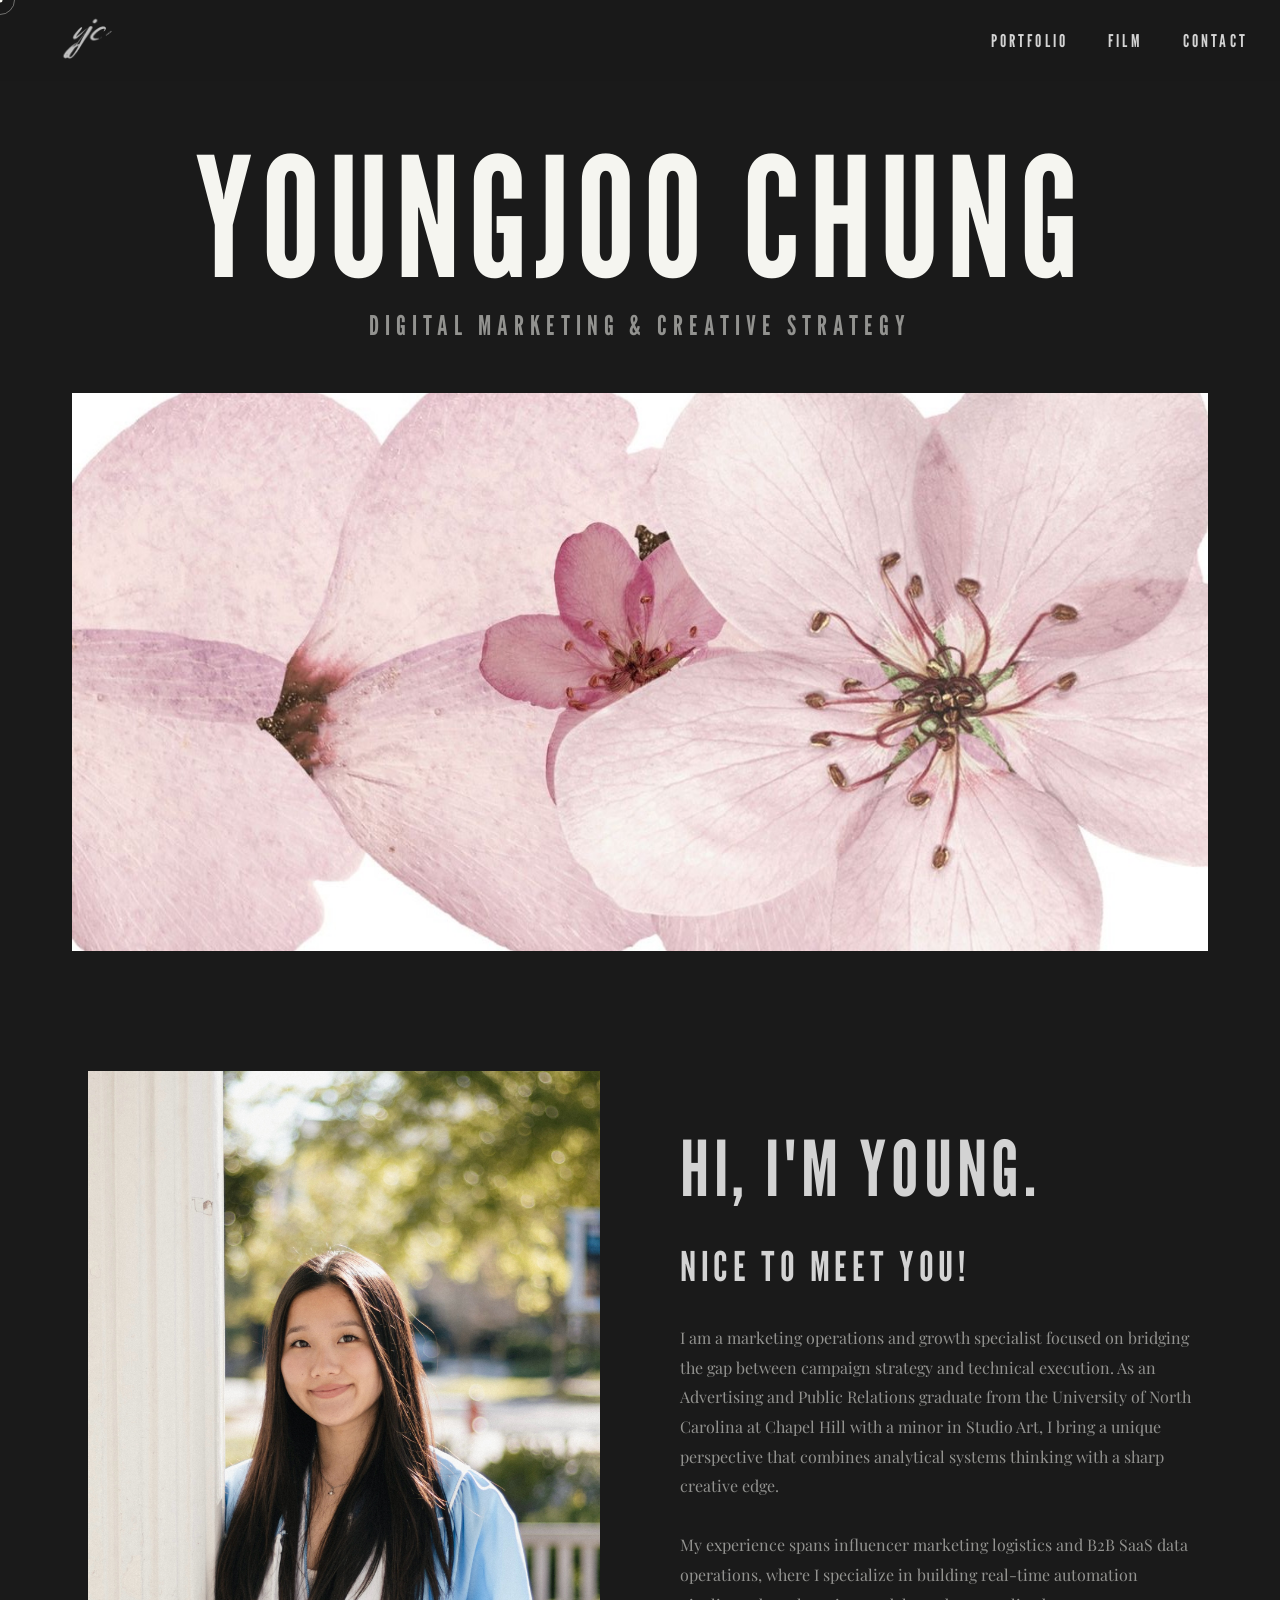
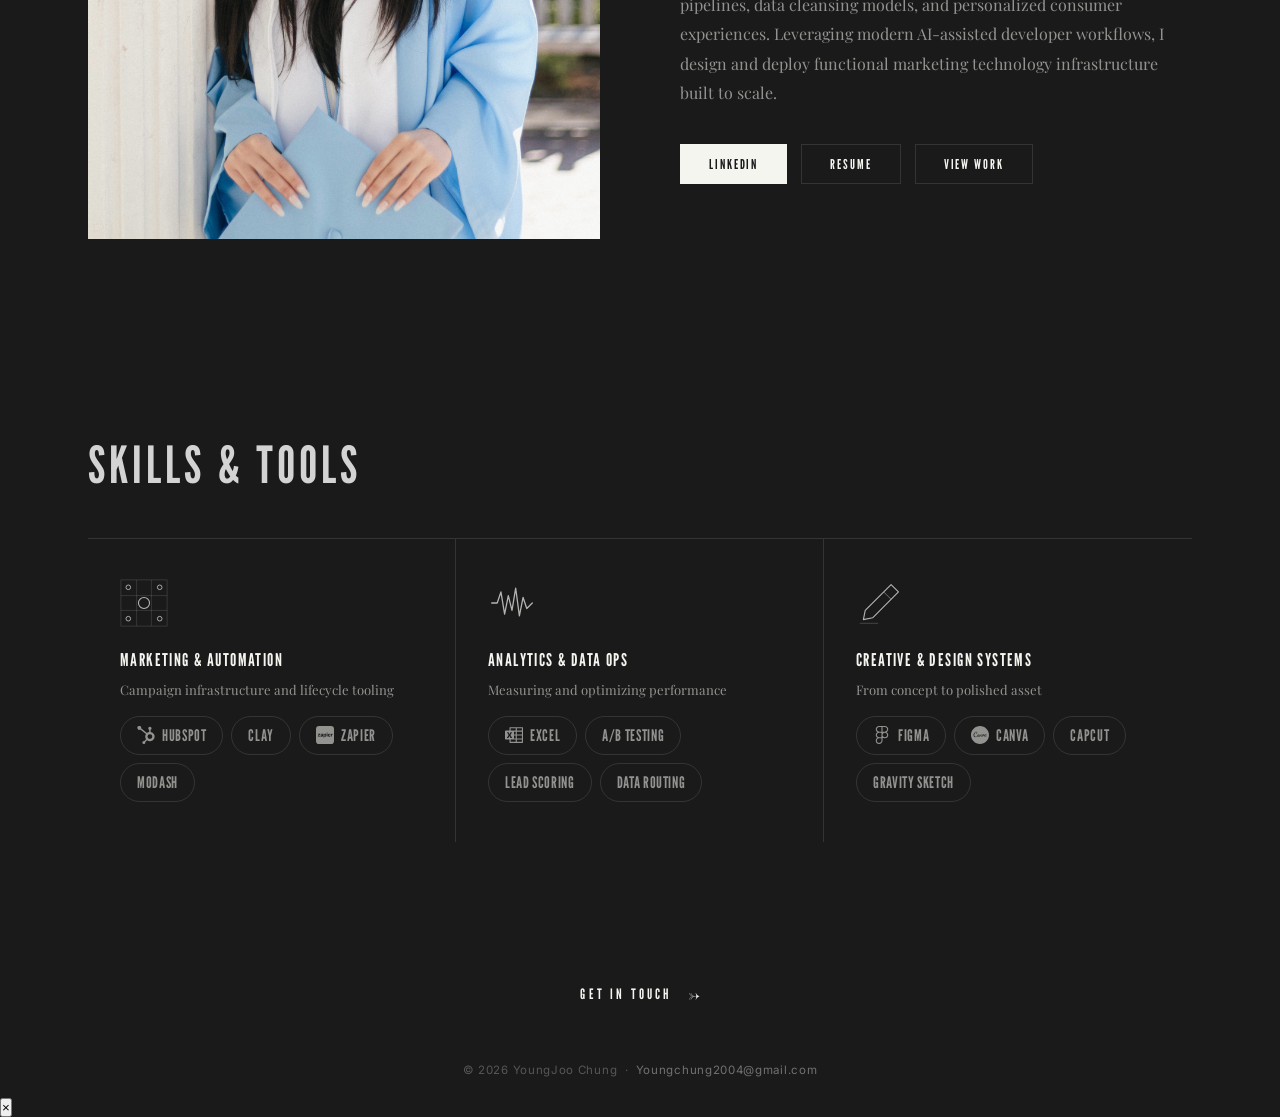
<file: index.html>
<!DOCTYPE html>
<html lang="en">
<head>
  <meta charset="UTF-8">
  <meta name="viewport" content="width=device-width, initial-scale=1.0">
  <title>Youngjoo Chung · Digital Marketing &amp; Creative Strategy</title>
  <meta name="description" content="Portfolio of Youngjoo Chung, digital marketing strategist and creative professional.">
  <link rel="preconnect" href="https://fonts.googleapis.com">
  <link rel="preconnect" href="https://fonts.gstatic.com" crossorigin>
  <link href="https://fonts.googleapis.com/css2?family=League+Gothic&family=Playfair+Display:ital,wght@0,400;0,600;0,700;1,400&family=Inter:wght@300;400;500;600&display=swap" rel="stylesheet">
  <link rel="stylesheet" href="css/style.css">
</head>
<body>

  <div class="cursor-dot"></div>
  <div class="cursor-ring"></div>

  <!-- ── NAV ──────────────────────────────────── -->
  <nav class="nav">
    <div class="nav-container">
      <a href="index.html" class="nav-home"><img src="assets/images/logo.png" alt="YJC" class="nav-logo-img"></a>
      <button class="nav-toggle" aria-label="Toggle navigation">
        <span></span><span></span><span></span>
      </button>
      <ul class="nav-links">
        <li class="nav-item">
          <a href="portfolio.html" class="nav-link">Portfolio</a>
          <div class="nav-dropdown">
            <a href="portfolio.html#projects">Projects</a>
            <a href="portfolio.html#internship">Internship</a>
            <a href="portfolio.html#social-media">Social Media</a>
          </div>
        </li>
        <li class="nav-item"><a href="film.html" class="nav-link">Film</a></li>
        <li class="nav-item"><a href="contact.html" class="nav-link">Contact</a></li>
      </ul>
    </div>
  </nav>

  <!-- ── HERO ─────────────────────────────────── -->
  <section class="hero">
    <div class="hero-content">
      <h1 class="hero-name reveal">Youngjoo Chung</h1>
      <p class="hero-subhead reveal reveal-delay-1">Digital Marketing &amp; Creative Strategy</p>
    </div>
    <div class="hero-portrait-wrap reveal reveal-delay-1">
      <img src="assets/images/homepagewallpaper.jpeg" alt="YoungJoo Chung" class="hero-portrait">
    </div>
    <div class="hero-scroll">
      <span>Scroll</span>
      <div class="hero-scroll-line"></div>
    </div>
  </section>

  <!-- ── ABOUT ME ───────────────────────────────── -->
  <section class="about-section">
    <div class="container">
      <div class="about-grid">

        <div class="about-photo-wrap reveal">
          <img src="assets/images/profile.jpg" alt="YoungJoo Chung">
        </div>

        <div class="about-text-col reveal reveal-delay-1">
          <h2 class="about-title">Hi, I'm Young.<br><span class="about-title-sub">Nice to meet you!</span></h2>
          <p class="about-body">
            I am a marketing operations and growth specialist focused on bridging the gap between campaign strategy and technical execution. As an Advertising and Public Relations graduate from the University of North Carolina at Chapel Hill with a minor in Studio Art, I bring a unique perspective that combines analytical systems thinking with a sharp creative edge.
            <br><br>
            My experience spans influencer marketing logistics and B2B SaaS data operations, where I specialize in building real-time automation pipelines, data cleansing models, and personalized consumer experiences. Leveraging modern AI-assisted developer workflows, I design and deploy functional marketing technology infrastructure built to scale.
          </p>
          <div class="about-ctas">
            <a href="https://www.linkedin.com/in/young-chung/" target="_blank" rel="noopener" class="btn btn-cream">LinkedIn</a>
            <a href="assets/docs/YOUNGJOOCHUNG_RESUME.pdf" target="_blank" class="btn btn-outline">Resume</a>
            <a href="portfolio.html" class="btn btn-outline">View Work</a>
          </div>
        </div>

      </div>
    </div>
  </section>

  <!-- ── SKILLS ─────────────────────────────────── -->
  <section class="skills-section">
    <div class="container">
      <p class="skills-section-title reveal">Skills &amp; Tools</p>
      <div class="skills-grid">

        <div class="skill-block reveal">
          <div class="skill-icon">
            <svg viewBox="0 0 52 52" fill="none" xmlns="http://www.w3.org/2000/svg">
              <rect x="1" y="1" width="50" height="50" stroke="#F5F5F0" stroke-width="0.7" stroke-opacity="0.3"/>
              <line x1="1" y1="18" x2="51" y2="18" stroke="#F5F5F0" stroke-width="0.7" stroke-opacity="0.3"/>
              <line x1="1" y1="34" x2="51" y2="34" stroke="#F5F5F0" stroke-width="0.7" stroke-opacity="0.3"/>
              <line x1="18" y1="1" x2="18" y2="51" stroke="#F5F5F0" stroke-width="0.7" stroke-opacity="0.3"/>
              <line x1="34" y1="1" x2="34" y2="51" stroke="#F5F5F0" stroke-width="0.7" stroke-opacity="0.3"/>
              <circle cx="26" cy="26" r="6" stroke="#F5F5F0" stroke-width="1.2"/>
              <circle cx="9"  cy="9"  r="2.5" stroke="#F5F5F0" stroke-width="1"/>
              <circle cx="43" cy="9"  r="2.5" stroke="#F5F5F0" stroke-width="1"/>
              <circle cx="9"  cy="43" r="2.5" stroke="#F5F5F0" stroke-width="1"/>
              <circle cx="43" cy="43" r="2.5" stroke="#F5F5F0" stroke-width="1"/>
            </svg>
          </div>
          <p class="skill-name">Marketing &amp; Automation</p>
          <p class="skill-subtitle">Campaign infrastructure and lifecycle tooling</p>
          <div class="skill-tags">
            <span class="skill-tag"><svg viewBox="0 0 24 24" xmlns="http://www.w3.org/2000/svg"><path d="M18.164 7.93V5.084a2.198 2.198 0 001.267-1.978v-.067A2.2 2.2 0 0017.238.845h-.067a2.2 2.2 0 00-2.193 2.193v.067a2.196 2.196 0 001.252 1.973l.013.006v2.852a6.22 6.22 0 00-2.969 1.31l.012-.01-7.828-6.095A2.497 2.497 0 104.3 4.656l-.012.006 7.697 5.991a6.176 6.176 0 00-1.038 3.446c0 1.343.425 2.588 1.147 3.607l-.013-.02-2.342 2.343a1.968 1.968 0 00-.58-.095h-.002a2.033 2.033 0 102.033 2.033 1.978 1.978 0 00-.1-.595l.005.014 2.317-2.317a6.247 6.247 0 104.782-11.134l-.036-.005zm-.964 9.378a3.206 3.206 0 113.215-3.207v.002a3.206 3.206 0 01-3.207 3.207z"/></svg>HubSpot</span>
            <span class="skill-tag">Clay</span>
            <span class="skill-tag"><svg viewBox="0 0 24 24" xmlns="http://www.w3.org/2000/svg"><path d="M4.157 0A4.151 4.151 0 0 0 0 4.161v15.678A4.151 4.151 0 0 0 4.157 24h15.682A4.152 4.152 0 0 0 24 19.839V4.161A4.152 4.152 0 0 0 19.839 0H4.157Zm10.61 8.761h.03a.577.577 0 0 1 .23.038.585.585 0 0 1 .201.124.63.63 0 0 1 .162.431.612.612 0 0 1-.162.435.58.58 0 0 1-.201.128.58.58 0 0 1-.23.042.529.529 0 0 1-.235-.042.585.585 0 0 1-.332-.328.559.559 0 0 1-.038-.235.613.613 0 0 1 .17-.431.59.59 0 0 1 .405-.162Zm2.853 1.572c.03.004.061.004.095.004.325-.011.646.064.937.219.238.144.431.355.552.609.128.279.189.582.185.888v.193a2 2 0 0 1 0 .219h-2.498c.003.227.075.45.204.642a.78.78 0 0 0 .646.265.714.714 0 0 0 .484-.136.642.642 0 0 0 .23-.318l.915.257a1.398 1.398 0 0 1-.28.537c-.14.159-.321.284-.521.355a2.234 2.234 0 0 1-.836.136 1.923 1.923 0 0 1-1.001-.245 1.618 1.618 0 0 1-.665-.703 2.221 2.221 0 0 1-.227-1.036 1.95 1.95 0 0 1 .48-1.398 1.9 1.9 0 0 1 1.3-.488Zm-9.607.023c.162.004.325.026.48.079.207.065.4.174.563.314.26.302.393.692.366 1.088v2.276H8.53l-.109-.711h-.065c-.064.163-.155.31-.272.439a1.122 1.122 0 0 1-.374.264 1.023 1.023 0 0 1-.453.083 1.334 1.334 0 0 1-.866-.264.965.965 0 0 1-.329-.801.993.993 0 0 1 .076-.431 1.02 1.02 0 0 1 .242-.363 1.478 1.478 0 0 1 1.043-.303h.952v-.181a.696.696 0 0 0-.136-.454.553.553 0 0 0-.438-.154.695.695 0 0 0-.378.086.48.48 0 0 0-.193.254l-.99-.144a1.26 1.26 0 0 1 .257-.563c.14-.174.321-.302.533-.378.261-.091.54-.136.82-.129.053-.003.106-.007.163-.007Zm4.384.007c.174 0 .347.038.506.114.182.083.34.211.458.374.257.423.377.911.351 1.406a2.53 2.53 0 0 1-.355 1.448 1.148 1.148 0 0 1-1.009.517c-.204 0-.401-.045-.582-.136a1.052 1.052 0 0 1-.48-.457 1.298 1.298 0 0 1-.114-.234h-.045l.004 1.784h-1.059v-4.713h.904l.117.805h.057c.068-.208.177-.401.328-.56a1.129 1.129 0 0 1 .843-.344h.076v-.004Zm7.559.084h.903l.113.805h.053a1.37 1.37 0 0 1 .235-.484.813.813 0 0 1 .313-.242.82.82 0 0 1 .39-.076h.234v1.051h-.401a.662.662 0 0 0-.313.008.623.623 0 0 0-.272.155.663.663 0 0 0-.174.26.683.683 0 0 0-.027.314v1.875h-1.054v-3.666Zm-17.515.003h3.262v.896L3.73 13.104l.034.113h1.973l.042.9H2.4v-.9l1.931-1.754-.045-.117H2.441v-.896Zm11.815 0h1.055v3.659h-1.055V10.45Zm3.443.684.019.016a.69.69 0 0 0-.351.045.756.756 0 0 0-.287.204c-.11.155-.174.336-.189.522h1.545c-.034-.526-.257-.787-.74-.787h.003Zm-5.718.163c-.026 0-.057 0-.083.004a.78.78 0 0 0-.31.053.746.746 0 0 0-.257.189 1.016 1.016 0 0 0-.204.695v.064c-.015.257.057.507.204.711a.634.634 0 0 0 .253.196.638.638 0 0 0 .314.061.644.644 0 0 0 .578-.265c.14-.223.204-.48.189-.74a1.216 1.216 0 0 0-.181-.711.677.677 0 0 0-.503-.257Zm-4.509 1.266a.464.464 0 0 0-.268.102.373.373 0 0 0-.114.276c0 .053.008.106.027.155a.375.375 0 0 0 .087.132.576.576 0 0 0 .397.11v.004a.863.863 0 0 0 .563-.182.573.573 0 0 0 .211-.457v-.14h-.903Z"/></svg>Zapier</span>
            <span class="skill-tag">Modash</span>
          </div>
        </div>

        <div class="skill-block reveal reveal-delay-1">
          <div class="skill-icon">
            <svg viewBox="0 0 52 52" fill="none" xmlns="http://www.w3.org/2000/svg">
              <path d="M4 26 L10 26 L14 14 L18 38 L22 18 L26 34 L30 10 L34 40 L38 20 L42 32 L48 26" stroke="#F5F5F0" stroke-width="1.4" stroke-linecap="round" stroke-linejoin="round"/>
            </svg>
          </div>
          <p class="skill-name">Analytics &amp; Data Ops</p>
          <p class="skill-subtitle">Measuring and optimizing performance</p>
          <div class="skill-tags">
            <span class="skill-tag"><svg viewBox="0 0 24 24" xmlns="http://www.w3.org/2000/svg"><path d="M23 1.5q.41 0 .7.3.3.29.3.7v19q0 .41-.3.7-.29.3-.7.3H7q-.41 0-.7-.3-.3-.29-.3-.7V18H1q-.41 0-.7-.3-.3-.29-.3-.7V7q0-.41.3-.7Q.58 6 1 6h5V2.5q0-.41.3-.7.29-.3.7-.3zM6 13.28l1.42 2.66h2.14l-2.38-3.87 2.34-3.8H7.46l-1.3 2.4-.05.08-.04.09-.64-1.28-.66-1.29H2.59l2.27 3.82-2.48 3.85h2.16zM14.25 21v-3H7.5v3zm0-4.5v-3.75H12v3.75zm0-5.25V7.5H12v3.75zm0-5.25V3H7.5v3zm8.25 15v-3h-6.75v3zm0-4.5v-3.75h-6.75v3.75zm0-5.25V7.5h-6.75v3.75zm0-5.25V3h-6.75v3Z"/></svg>Excel</span>
            <span class="skill-tag">A/B Testing</span>
            <span class="skill-tag">Lead Scoring</span>
            <span class="skill-tag">Data Routing</span>
          </div>
        </div>

        <div class="skill-block reveal reveal-delay-2">
          <div class="skill-icon">
            <svg viewBox="0 0 52 52" fill="none" xmlns="http://www.w3.org/2000/svg">
              <path d="M38 6 L46 14 L18 42 L8 44 L10 34 Z" stroke="#F5F5F0" stroke-width="1.2" stroke-linejoin="round"/>
              <line x1="30" y1="14" x2="38" y2="22" stroke="#F5F5F0" stroke-width="1" stroke-opacity="0.6"/>
              <line x1="4"  y1="48" x2="24" y2="48" stroke="#F5F5F0" stroke-width="1" stroke-opacity="0.3"/>
            </svg>
          </div>
          <p class="skill-name">Creative &amp; Design Systems</p>
          <p class="skill-subtitle">From concept to polished asset</p>
          <div class="skill-tags">
            <span class="skill-tag"><svg viewBox="0 0 24 24" xmlns="http://www.w3.org/2000/svg"><path d="M15.852 8.981h-4.588V0h4.588c2.476 0 4.49 2.014 4.49 4.49s-2.014 4.491-4.49 4.491zM12.735 7.51h3.117c1.665 0 3.019-1.355 3.019-3.019s-1.355-3.019-3.019-3.019h-3.117V7.51zm0 1.471H8.148c-2.476 0-4.49-2.014-4.49-4.49S5.672 0 8.148 0h4.588v8.981zm-4.587-7.51c-1.665 0-3.019 1.355-3.019 3.019s1.354 3.02 3.019 3.02h3.117V1.471H8.148zm4.587 15.019H8.148c-2.476 0-4.49-2.014-4.49-4.49s2.014-4.49 4.49-4.49h4.588v8.98zM8.148 8.981c-1.665 0-3.019 1.355-3.019 3.019s1.355 3.019 3.019 3.019h3.117V8.981H8.148zM8.172 24c-2.489 0-4.515-2.014-4.515-4.49s2.014-4.49 4.49-4.49h4.588v4.441c0 2.503-2.047 4.539-4.563 4.539zm-.024-7.51a3.023 3.023 0 0 0-3.019 3.019c0 1.665 1.365 3.019 3.044 3.019 1.705 0 3.093-1.376 3.093-3.068v-2.97H8.148zm7.704 0h-.098c-2.476 0-4.49-2.014-4.49-4.49s2.014-4.49 4.49-4.49h.098c2.476 0 4.49 2.014 4.49 4.49s-2.014 4.49-4.49 4.49zm-.097-7.509c-1.665 0-3.019 1.355-3.019 3.019s1.355 3.019 3.019 3.019h.098c1.665 0 3.019-1.355 3.019-3.019s-1.355-3.019-3.019-3.019h-.098z"/></svg>Figma</span>
            <span class="skill-tag"><svg viewBox="0 0 24 24" xmlns="http://www.w3.org/2000/svg"><path d="M12 0C5.373 0 0 5.373 0 12s5.373 12 12 12 12-5.373 12-12S18.627 0 12 0zM6.962 7.68c.754 0 1.337.549 1.405 1.2.069.583-.171 1.097-.822 1.406-.343.171-.48.172-.549.069-.034-.069 0-.137.069-.206.617-.514.617-.926.548-1.508-.034-.378-.308-.618-.583-.618-1.2 0-2.914 2.674-2.674 4.629.103.754.549 1.646 1.509 1.646.308 0 .65-.103.96-.24.5-.264.799-.47 1.097-.8-.073-.885.704-2.046 1.851-2.046.515 0 .926.205.96.583.068.514-.377.582-.514.582s-.378-.034-.378-.17c-.034-.138.309-.07.275-.378-.035-.206-.24-.274-.446-.274-.72 0-1.131.994-1.029 1.611.035.275.172.549.447.549.205 0 .514-.31.617-.755.068-.308.343-.514.583-.514.102 0 .17.034.205.171v.138c-.034.137-.137.548-.102.651 0 .069.034.171.17.171.092 0 .436-.18.777-.459.117-.59.253-1.298.253-1.357.034-.24.137-.48.617-.48.103 0 .171.034.205.171v.138l-.136.617c.445-.583 1.097-.994 1.508-.994.172 0 .309.102.309.274 0 .103 0 .274-.069.446-.137.377-.309.96-.412 1.474 0 .137.035.274.207.274.171 0 .685-.206 1.096-.754l.007-.004c-.002-.068-.007-.134-.007-.202 0-.411.035-.754.104-.994.068-.274.411-.514.617-.514.103 0 .205.069.205.171 0 .035 0 .103-.034.137-.137.446-.24.857-.24 1.269 0 .24.034.582.102.788 0 .034.035.069.07.069.068 0 .548-.445.89-1.028-.308-.206-.48-.549-.48-.96 0-.72.446-1.097.858-1.097.343 0 .617.24.617.72 0 .308-.103.65-.274.96h.102a.77.77 0 0 0 .584-.24.293.293 0 0 1 .134-.117c.335-.425.83-.74 1.41-.74.48 0 .924.205.959.582.068.515-.378.618-.515.618l-.002-.002c-.138 0-.377-.035-.377-.172 0-.137.309-.068.274-.376-.034-.206-.24-.275-.446-.275-.686 0-1.13.891-1.028 1.611.034.275.171.583.445.583.206 0 .515-.308.652-.754.068-.274.343-.514.583-.514.103 0 .17.034.205.171 0 .069 0 .206-.137.652-.17.308-.171.48-.137.617.034.274.171.48.309.583.034.034.068.102.068.102 0 .069-.034.138-.137.138-.034 0-.068 0-.103-.035-.514-.205-.72-.548-.789-.891-.205.24-.445.377-.72.377-.445 0-.89-.411-.96-.926a1.609 1.609 0 0 1 .075-.649c-.203.13-.422.203-.623.203h-.17c-.447.652-.927 1.098-1.27 1.303a.896.896 0 0 1-.377.104c-.068 0-.171-.035-.205-.104-.095-.152-.156-.392-.193-.667-.481.527-1.145.805-1.453.805-.343 0-.548-.206-.582-.55v-.376c.102-.754.377-1.2.377-1.337a.074.074 0 0 0-.069-.07c-.24 0-1.028.824-1.166 1.373l-.103.445c-.068.309-.377.515-.582.515-.103 0-.172-.035-.206-.172v-.137l.046-.233c-.435.31-.87.508-1.075.508-.308 0-.48-.172-.514-.412-.206.274-.445.412-.754.412-.352 0-.696-.24-.862-.593-.244.275-.523.553-.852.764-.48.309-1.028.549-1.68.549-.582 0-1.097-.309-1.371-.583-.412-.377-.651-.96-.686-1.509-.205-1.68.823-3.84 2.4-4.8.378-.205.755-.343 1.132-.343zm9.77 3.291c-.104 0-.172.172-.172.343 0 .274.137.583.309.755a1.74 1.74 0 0 0 .102-.583c0-.343-.137-.515-.24-.515z"/></svg>Canva</span>
            <span class="skill-tag">CapCut</span>
            <span class="skill-tag">Gravity Sketch</span>
          </div>
        </div>

      </div>
    </div>
  </section>

  <!-- ── FOOTER ─────────────────────────────────── -->
  <a href="contact.html" class="footer-cta-strip">
    <span class="footer-cta-text">Get In Touch</span>
    <span class="footer-cta-arrow">→</span>
  </a>

  <footer class="footer">
    <p>&copy; 2026 YoungJoo Chung &nbsp;·&nbsp; <a href="mailto:Youngchung2004@gmail.com">Youngchung2004@gmail.com</a></p>
  </footer>

  <script src="js/main.js"></script>
</body>
</html>
</file>
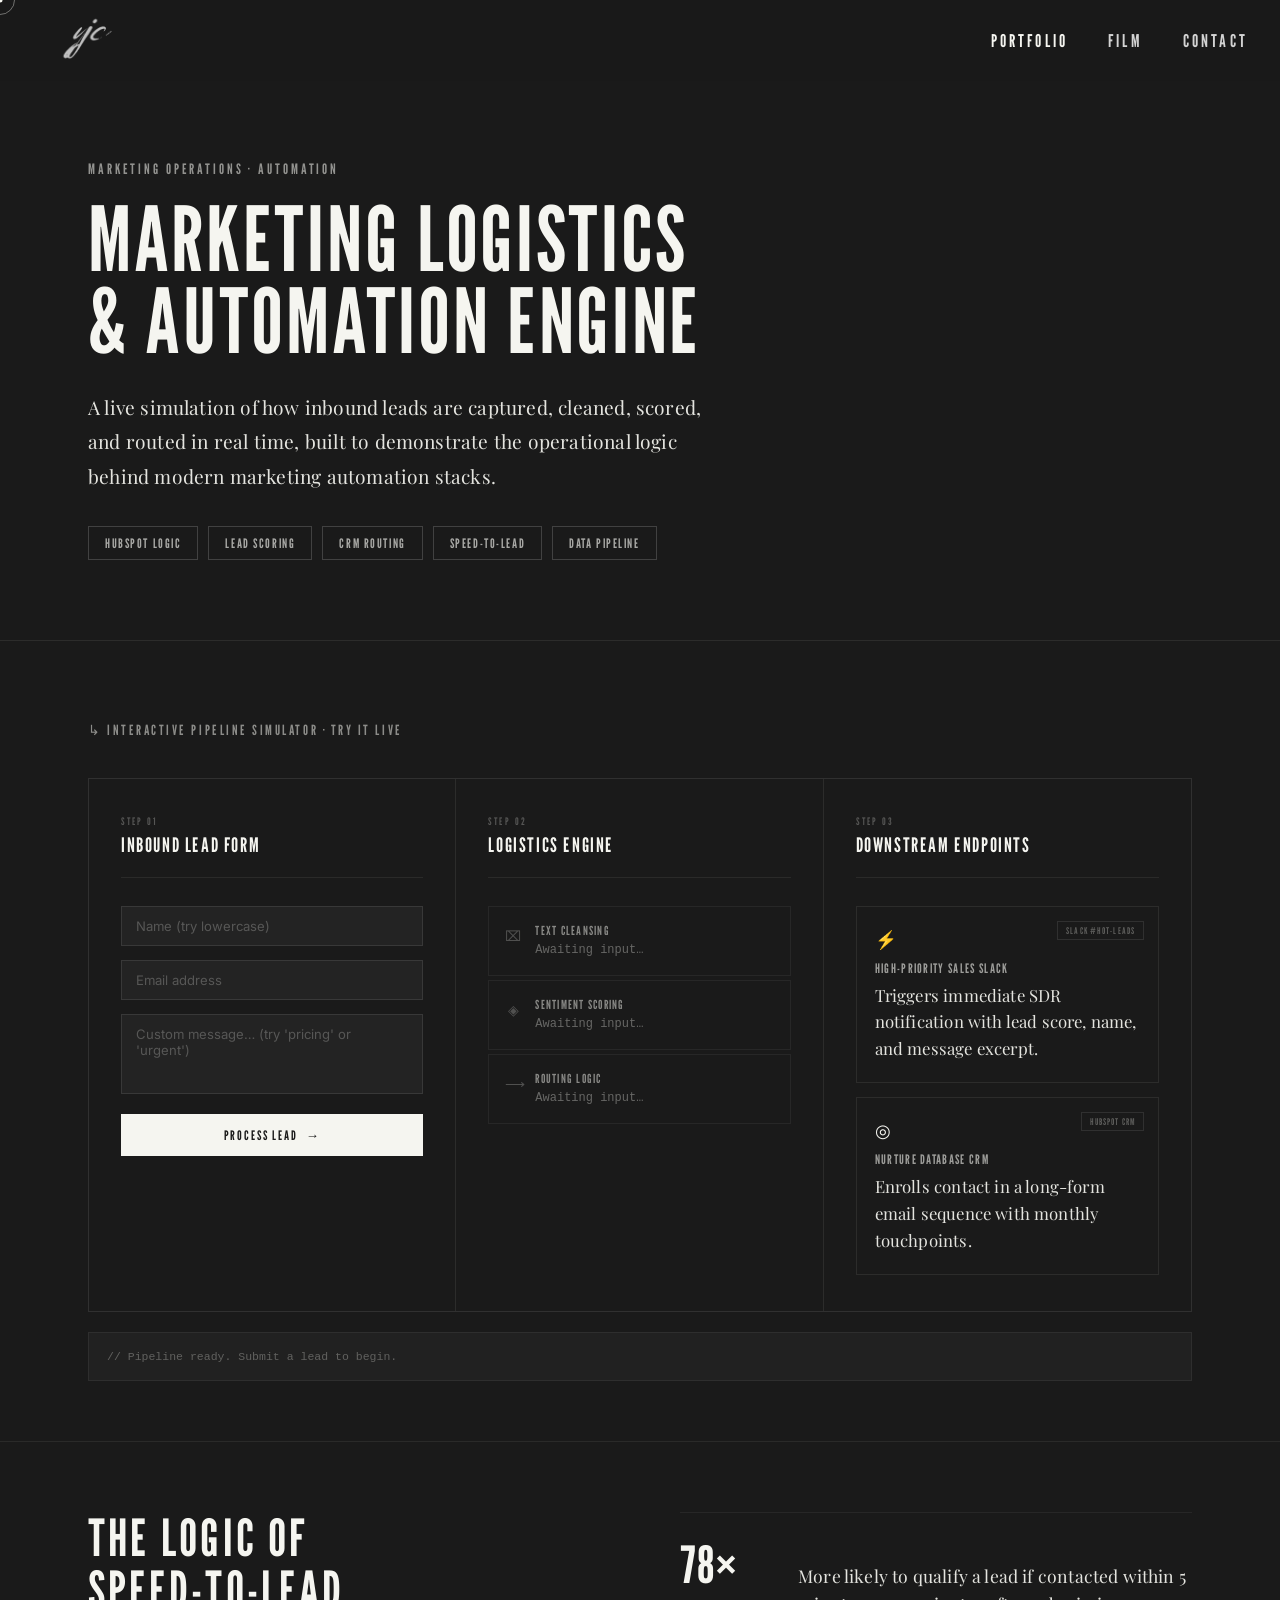
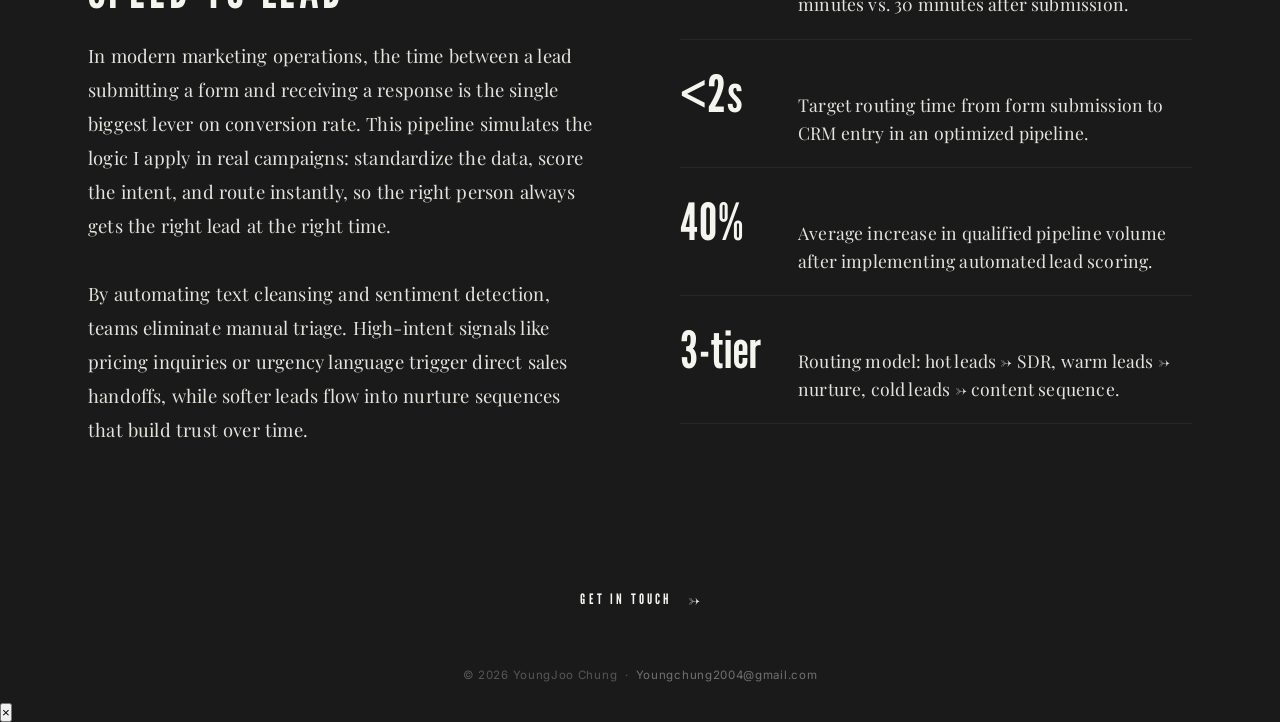
<file: automation.html>
<!DOCTYPE html>
<html lang="en">
<head>
  <meta charset="UTF-8">
  <meta name="viewport" content="width=device-width, initial-scale=1.0">
  <title>Marketing Automation Engine · YoungJoo Chung</title>
  <link rel="preconnect" href="https://fonts.googleapis.com">
  <link rel="preconnect" href="https://fonts.gstatic.com" crossorigin>
  <link href="https://fonts.googleapis.com/css2?family=League+Gothic&family=Playfair+Display:ital,wght@0,400;0,600;0,700;1,400&family=Inter:wght@300;400;500;600&display=swap" rel="stylesheet">
  <link rel="stylesheet" href="css/style.css">
  <style>
    /* ── Page Hero ─────────────────────────────── */
    .auto-hero {
      padding: 160px 0 80px;
      border-bottom: 1px solid rgba(245,245,240,.08);
    }
    .auto-hero-eyebrow {
      font-family: var(--font-display);
      font-size: 0.9rem;
      letter-spacing: 0.2em;
      text-transform: uppercase;
      color: rgba(245,245,240,.55);
      margin-bottom: 20px;
    }
    .auto-hero-title {
      font-family: var(--font-display);
      font-size: clamp(3rem, 7vw, 7rem);
      font-weight: 400;
      text-transform: uppercase;
      letter-spacing: 0.03em;
      line-height: 0.92;
      color: var(--cream);
      margin-bottom: 28px;
    }
    .auto-hero-sub {
      font-family: var(--font-serif);
      font-size: 1.2rem;
      font-weight: 400;
      line-height: 1.8;
      color: rgba(245,245,240,.92);
      max-width: 620px;
      letter-spacing: 0.01em;
    }
    .auto-tags {
      display: flex;
      flex-wrap: wrap;
      gap: 10px;
      margin-top: 32px;
    }
    .auto-tag {
      font-family: var(--font-display);
      font-size: 0.82rem;
      letter-spacing: 0.12em;
      text-transform: uppercase;
      color: rgba(245,245,240,.65);
      border: 1px solid rgba(245,245,240,.18);
      padding: 8px 16px;
    }

    /* ── Simulator Wrapper ──────────────────────── */
    .simulator-section {
      padding: 80px 0 60px;
    }
    .sim-label {
      font-family: var(--font-display);
      font-size: 0.88rem;
      letter-spacing: 0.18em;
      text-transform: uppercase;
      color: rgba(245,245,240,.52);
      margin-bottom: 40px;
    }

    /* ── Three-Column Grid ──────────────────────── */
    .sim-grid {
      display: grid;
      grid-template-columns: 1fr 1fr 1fr;
      gap: 0;
      border: 1px solid rgba(245,245,240,.1);
      position: relative;
    }

    .sim-col {
      padding: 36px 32px;
      border-right: 1px solid rgba(245,245,240,.08);
      position: relative;
    }
    .sim-col:last-child { border-right: none; }

    .sim-col-eyebrow {
      font-family: var(--font-display);
      font-size: 0.65rem;
      letter-spacing: 0.2em;
      text-transform: uppercase;
      color: rgba(245,245,240,.28);
      margin-bottom: 6px;
    }
    .sim-col-title {
      font-family: var(--font-display);
      font-size: 1.25rem;
      letter-spacing: 0.08em;
      text-transform: uppercase;
      color: var(--cream);
      margin-bottom: 28px;
      padding-bottom: 20px;
      border-bottom: 1px solid rgba(245,245,240,.07);
    }

    /* ── Column 1: Form ─────────────────────────── */
    .sim-form {
      display: flex;
      flex-direction: column;
      gap: 14px;
    }
    .sim-input, .sim-textarea {
      width: 100%;
      background: rgba(245,245,240,.04);
      border: 1px solid rgba(245,245,240,.1);
      color: var(--cream);
      font-family: var(--font-sans);
      font-size: 0.82rem;
      padding: 11px 14px;
      outline: none;
      transition: border-color .2s;
      resize: none;
    }
    .sim-input::placeholder, .sim-textarea::placeholder {
      color: rgba(245,245,240,.25);
    }
    .sim-input:focus, .sim-textarea:focus {
      border-color: rgba(245,245,240,.3);
    }
    .sim-textarea { height: 80px; }

    .sim-btn {
      margin-top: 6px;
      background: var(--cream);
      color: #1A1A1A;
      border: none;
      font-family: var(--font-display);
      font-size: 0.82rem;
      letter-spacing: 0.14em;
      text-transform: uppercase;
      padding: 13px 20px;
      cursor: pointer;
      transition: background .2s, transform .15s;
      display: flex;
      align-items: center;
      justify-content: center;
      gap: 8px;
    }
    .sim-btn:hover { background: #e8e8e3; transform: translateY(-1px); }
    .sim-btn:active { transform: translateY(0); }
    .sim-btn:disabled { opacity: 0.4; cursor: not-allowed; transform: none; }

    /* ── Column 2: Engine Steps ─────────────────── */
    .engine-steps {
      display: flex;
      flex-direction: column;
      gap: 4px;
    }
    .engine-step {
      display: flex;
      align-items: flex-start;
      gap: 14px;
      padding: 16px;
      border: 1px solid rgba(245,245,240,.06);
      transition: border-color .3s, background .3s;
      position: relative;
    }
    .engine-step.active {
      border-color: rgba(245,245,240,.25);
      background: rgba(245,245,240,.04);
    }
    .engine-step.done {
      border-color: rgba(120,200,120,.3);
      background: rgba(120,200,120,.04);
    }
    .step-icon {
      font-size: 0.9rem;
      color: rgba(245,245,240,.25);
      margin-top: 2px;
      transition: color .3s;
      flex-shrink: 0;
      width: 16px;
      text-align: center;
    }
    .engine-step.active .step-icon { color: var(--cream); }
    .engine-step.done .step-icon { color: #78c878; }
    .step-name {
      font-family: var(--font-display);
      font-size: 0.78rem;
      letter-spacing: 0.1em;
      text-transform: uppercase;
      color: rgba(245,245,240,.5);
      transition: color .3s;
      margin-bottom: 5px;
    }
    .engine-step.active .step-name { color: var(--cream); }
    .engine-step.done .step-name { color: rgba(120,200,120,.9); }
    .step-output {
      font-family: 'Courier New', monospace;
      font-size: 0.75rem;
      color: rgba(245,245,240,.35);
      min-height: 16px;
      transition: color .3s;
    }
    .engine-step.done .step-output { color: rgba(120,200,120,.7); }
    .step-spinner {
      display: none;
      width: 10px; height: 10px;
      border: 1.5px solid rgba(245,245,240,.15);
      border-top-color: var(--cream);
      border-radius: 50%;
      animation: spin .6s linear infinite;
      margin-left: auto;
      flex-shrink: 0;
    }
    .engine-step.active .step-spinner { display: block; }
    @keyframes spin { to { transform: rotate(360deg); } }

    /* ── Column 3: Endpoints ────────────────────── */
    .endpoints {
      display: flex;
      flex-direction: column;
      gap: 14px;
    }
    .endpoint {
      padding: 20px 18px;
      border: 1px solid rgba(245,245,240,.08);
      position: relative;
      transition: border-color .4s, background .4s, transform .3s;
    }
    .endpoint-icon {
      font-size: 1.1rem;
      margin-bottom: 10px;
    }
    .endpoint-name {
      font-family: var(--font-display);
      font-size: 0.82rem;
      letter-spacing: 0.1em;
      text-transform: uppercase;
      color: rgba(245,245,240,.6);
      margin-bottom: 6px;
      transition: color .3s;
    }
    .endpoint-desc {
      font-family: var(--font-serif);
      font-size: 1.05rem;
      color: rgba(245,245,240,.92);
      line-height: 1.6;
      letter-spacing: 0.01em;
    }
    .endpoint-badge {
      position: absolute;
      top: 14px; right: 14px;
      font-family: var(--font-display);
      font-size: 0.58rem;
      letter-spacing: 0.12em;
      text-transform: uppercase;
      padding: 3px 8px;
      border: 1px solid rgba(245,245,240,.1);
      color: rgba(245,245,240,.3);
      transition: all .3s;
    }

    /* Endpoint hit states */
    .endpoint.hit-high {
      border-color: rgba(100,220,130,.5);
      background: rgba(100,220,130,.06);
      transform: translateY(-2px);
    }
    .endpoint.hit-high .endpoint-name { color: #64dc82; }
    .endpoint.hit-high .endpoint-badge {
      border-color: rgba(100,220,130,.4);
      color: #64dc82;
      background: rgba(100,220,130,.1);
    }
    .endpoint.hit-nurture {
      border-color: rgba(120,160,255,.5);
      background: rgba(120,160,255,.06);
      transform: translateY(-2px);
    }
    .endpoint.hit-nurture .endpoint-name { color: #78a0ff; }
    .endpoint.hit-nurture .endpoint-badge {
      border-color: rgba(120,160,255,.4);
      color: #78a0ff;
      background: rgba(120,160,255,.1);
    }

    /* ── Data Packet ────────────────────────────── */
    .data-packet {
      position: fixed;
      width: 10px; height: 10px;
      background: var(--cream);
      border-radius: 50%;
      box-shadow: 0 0 0 3px rgba(245,245,240,.15), 0 0 16px rgba(245,245,240,.4);
      pointer-events: none;
      z-index: 999;
      opacity: 0;
      transform: translate(-50%, -50%);
      transition: left .5s cubic-bezier(0.4,0,0.2,1),
                  top .5s cubic-bezier(0.4,0,0.2,1),
                  opacity .25s;
    }
    .data-packet.visible { opacity: 1; }
    .data-packet.high-priority {
      background: #64dc82;
      box-shadow: 0 0 0 3px rgba(100,220,130,.2), 0 0 16px rgba(100,220,130,.5);
    }
    .data-packet.nurture {
      background: #78a0ff;
      box-shadow: 0 0 0 3px rgba(120,160,255,.2), 0 0 16px rgba(120,160,255,.5);
    }

    /* ── Connector Arrows ───────────────────────── */
    .sim-connectors {
      position: absolute;
      inset: 0;
      pointer-events: none;
      z-index: 0;
    }
    .connector-arrow {
      position: absolute;
      top: 50%;
      font-family: var(--font-display);
      font-size: 0.65rem;
      color: rgba(245,245,240,.15);
      letter-spacing: 0.1em;
      transform: translateY(-50%);
    }
    .connector-arrow.left  { left: 33.33%; transform: translate(-50%, -50%); }
    .connector-arrow.right { left: 66.66%; transform: translate(-50%, -50%); }

    /* ── Speed-to-Lead Section ──────────────────── */
    .speed-section {
      padding: 70px 0 100px;
      border-top: 1px solid rgba(245,245,240,.07);
    }
    .speed-grid {
      display: grid;
      grid-template-columns: 1fr 1fr;
      gap: 80px;
      align-items: start;
    }
    .speed-title {
      font-family: var(--font-display);
      font-size: clamp(2rem, 4vw, 3.5rem);
      font-weight: 400;
      text-transform: uppercase;
      letter-spacing: 0.06em;
      color: var(--cream);
      line-height: 1;
      margin-bottom: 24px;
    }
    .speed-body {
      font-family: var(--font-serif);
      font-size: 1.15rem;
      font-weight: 400;
      line-height: 1.85;
      color: rgba(245,245,240,.92);
      letter-spacing: 0.01em;
    }
    .speed-stats {
      display: flex;
      flex-direction: column;
      gap: 2px;
    }
    .stat-row {
      display: flex;
      align-items: baseline;
      gap: 18px;
      padding: 20px 0;
      border-bottom: 1px solid rgba(245,245,240,.06);
    }
    .stat-row:first-child { border-top: 1px solid rgba(245,245,240,.06); }
    .stat-num {
      font-family: var(--font-display);
      font-size: clamp(2rem, 4vw, 3.2rem);
      color: var(--cream);
      letter-spacing: 0.02em;
      flex-shrink: 0;
      min-width: 100px;
    }
    .stat-desc {
      font-family: var(--font-serif);
      font-size: 1.1rem;
      color: rgba(245,245,240,.92);
      line-height: 1.6;
      letter-spacing: 0.01em;
    }

    /* ── Status Log ─────────────────────────────── */
    .sim-log {
      margin-top: 20px;
      padding: 14px 18px;
      background: rgba(245,245,240,.03);
      border: 1px solid rgba(245,245,240,.06);
      font-family: 'Courier New', monospace;
      font-size: 0.72rem;
      color: rgba(245,245,240,.3);
      min-height: 48px;
      line-height: 1.7;
    }
    .log-line { display: block; }
    .log-line.success { color: rgba(100,220,130,.7); }
    .log-line.info    { color: rgba(120,160,255,.7); }
    .log-line.warn    { color: rgba(245,200,80,.6); }

    /* ── Responsive ─────────────────────────────── */
    @media (max-width: 900px) {
      .sim-grid { grid-template-columns: 1fr; }
      .sim-col { border-right: none; border-bottom: 1px solid rgba(245,245,240,.08); }
      .sim-col:last-child { border-bottom: none; }
      .speed-grid { grid-template-columns: 1fr; gap: 48px; }
    }
  </style>
</head>
<body>

  <div class="cursor-dot"></div>
  <div class="cursor-ring"></div>

  <nav class="nav">
    <div class="nav-container">
      <a href="index.html" class="nav-home"><img src="assets/images/logo.png" alt="YJC" class="nav-logo-img"></a>
      <button class="nav-toggle" aria-label="Toggle navigation">
        <span></span><span></span><span></span>
      </button>
      <ul class="nav-links">
        <li class="nav-item">
          <a href="portfolio.html" class="nav-link active">Portfolio</a>
          <div class="nav-dropdown">
            <a href="portfolio.html#projects">Projects</a>
            <a href="portfolio.html#internship">Internship</a>
            <a href="portfolio.html#social-media">Social Media</a>
          </div>
        </li>
        <li class="nav-item"><a href="film.html" class="nav-link">Film</a></li>
        <li class="nav-item"><a href="contact.html" class="nav-link">Contact</a></li>
      </ul>
    </div>
  </nav>

  <!-- ── Page Hero ─────────────────────────────── -->
  <section class="auto-hero">
    <div class="container">
      <p class="auto-hero-eyebrow">Marketing Operations · Automation</p>
      <h1 class="auto-hero-title">Marketing Logistics<br>&amp; Automation Engine</h1>
      <p class="auto-hero-sub">A live simulation of how inbound leads are captured, cleaned, scored, and routed in real time, built to demonstrate the operational logic behind modern marketing automation stacks.</p>
      <div class="auto-tags">
        <span class="auto-tag">HubSpot Logic</span>
        <span class="auto-tag">Lead Scoring</span>
        <span class="auto-tag">CRM Routing</span>
        <span class="auto-tag">Speed-to-Lead</span>
        <span class="auto-tag">Data Pipeline</span>
      </div>
    </div>
  </section>

  <!-- ── Simulator ─────────────────────────────── -->
  <section class="simulator-section">
    <div class="container">
      <p class="sim-label">↳ Interactive Pipeline Simulator · Try It Live</p>

      <div class="sim-grid" id="sim-grid">

        <!-- Col 1: Inbound -->
        <div class="sim-col" id="col-1">
          <p class="sim-col-eyebrow">Step 01</p>
          <h3 class="sim-col-title">Inbound Lead Form</h3>
          <div class="sim-form">
            <input class="sim-input" id="lead-name" type="text" placeholder="Name (try lowercase)" autocomplete="off">
            <input class="sim-input" id="lead-email" type="email" placeholder="Email address" autocomplete="off">
            <textarea class="sim-textarea" id="lead-message" placeholder="Custom message… (try 'pricing' or 'urgent')"></textarea>
            <button class="sim-btn" id="process-btn">
              <span>Process Lead</span>
              <span>→</span>
            </button>
          </div>
        </div>

        <!-- Col 2: Engine -->
        <div class="sim-col" id="col-2">
          <p class="sim-col-eyebrow">Step 02</p>
          <h3 class="sim-col-title">Logistics Engine</h3>
          <div class="engine-steps">

            <div class="engine-step" id="step-cleanse">
              <span class="step-icon">⌧</span>
              <div style="flex:1">
                <p class="step-name">Text Cleansing</p>
                <p class="step-output" id="out-cleanse">Awaiting input…</p>
              </div>
              <div class="step-spinner"></div>
            </div>

            <div class="engine-step" id="step-sentiment">
              <span class="step-icon">◈</span>
              <div style="flex:1">
                <p class="step-name">Sentiment Scoring</p>
                <p class="step-output" id="out-sentiment">Awaiting input…</p>
              </div>
              <div class="step-spinner"></div>
            </div>

            <div class="engine-step" id="step-routing">
              <span class="step-icon">⟶</span>
              <div style="flex:1">
                <p class="step-name">Routing Logic</p>
                <p class="step-output" id="out-routing">Awaiting input…</p>
              </div>
              <div class="step-spinner"></div>
            </div>

          </div>
        </div>

        <!-- Col 3: Endpoints -->
        <div class="sim-col" id="col-3">
          <p class="sim-col-eyebrow">Step 03</p>
          <h3 class="sim-col-title">Downstream Endpoints</h3>
          <div class="endpoints">

            <div class="endpoint" id="ep-slack">
              <div class="endpoint-icon">⚡</div>
              <p class="endpoint-name">High-Priority Sales Slack</p>
              <p class="endpoint-desc">Triggers immediate SDR notification with lead score, name, and message excerpt.</p>
              <span class="endpoint-badge">Slack #hot-leads</span>
            </div>

            <div class="endpoint" id="ep-crm">
              <div class="endpoint-icon">◎</div>
              <p class="endpoint-name">Nurture Database CRM</p>
              <p class="endpoint-desc">Enrolls contact in a long-form email sequence with monthly touchpoints.</p>
              <span class="endpoint-badge">HubSpot CRM</span>
            </div>

          </div>
        </div>

      </div><!-- /sim-grid -->

      <!-- Status Log -->
      <div class="sim-log" id="sim-log">
        <span class="log-line">// Pipeline ready. Submit a lead to begin.</span>
      </div>

    </div><!-- /container -->
  </section>

  <!-- ── Data Packet (floating) ────────────────── -->
  <div class="data-packet" id="data-packet"></div>

  <!-- ── Speed-to-Lead Section ─────────────────── -->
  <section class="speed-section">
    <div class="container">
      <div class="speed-grid">
        <div>
          <h2 class="speed-title">The Logic of<br>Speed-to-Lead</h2>
          <p class="speed-body">
            In modern marketing operations, the time between a lead submitting a form and receiving a response is the single biggest lever on conversion rate. This pipeline simulates the logic I apply in real campaigns: standardize the data, score the intent, and route instantly, so the right person always gets the right lead at the right time.<br><br>
            By automating text cleansing and sentiment detection, teams eliminate manual triage. High-intent signals like pricing inquiries or urgency language trigger direct sales handoffs, while softer leads flow into nurture sequences that build trust over time.
          </p>
        </div>
        <div class="speed-stats">
          <div class="stat-row">
            <span class="stat-num">78×</span>
            <p class="stat-desc">More likely to qualify a lead if contacted within 5 minutes vs. 30 minutes after submission.</p>
          </div>
          <div class="stat-row">
            <span class="stat-num">&lt;2s</span>
            <p class="stat-desc">Target routing time from form submission to CRM entry in an optimized pipeline.</p>
          </div>
          <div class="stat-row">
            <span class="stat-num">40%</span>
            <p class="stat-desc">Average increase in qualified pipeline volume after implementing automated lead scoring.</p>
          </div>
          <div class="stat-row">
            <span class="stat-num">3-tier</span>
            <p class="stat-desc">Routing model: hot leads → SDR, warm leads → nurture, cold leads → content sequence.</p>
          </div>
        </div>
      </div>
    </div>
  </section>

  <a href="contact.html" class="footer-cta-strip">
    <span class="footer-cta-text">Get In Touch</span>
    <span class="footer-cta-arrow">→</span>
  </a>
  <footer class="footer">
    <p>&copy; 2026 YoungJoo Chung &nbsp;·&nbsp; <a href="mailto:Youngchung2004@gmail.com">Youngchung2004@gmail.com</a></p>
  </footer>

  <script src="js/main.js"></script>
  <script>
  (function () {
    const HIGH_PRIORITY_KEYWORDS = ['buy','buying','price','pricing','cost','quote','urgent','asap','immediately','purchase','deal','demo','sale'];

    const btn       = document.getElementById('process-btn');
    const nameInput = document.getElementById('lead-name');
    const emailInput= document.getElementById('lead-email');
    const msgInput  = document.getElementById('lead-message');
    const logEl     = document.getElementById('sim-log');
    const packet    = document.getElementById('data-packet');

    const stepCleanse   = document.getElementById('step-cleanse');
    const stepSentiment = document.getElementById('step-sentiment');
    const stepRouting   = document.getElementById('step-routing');
    const outCleanse    = document.getElementById('out-cleanse');
    const outSentiment  = document.getElementById('out-sentiment');
    const outRouting    = document.getElementById('out-routing');
    const epSlack       = document.getElementById('ep-slack');
    const epCrm         = document.getElementById('ep-crm');

    function log(msg, type = '') {
      const line = document.createElement('span');
      line.className = 'log-line' + (type ? ' ' + type : '');
      line.textContent = msg;
      logEl.appendChild(document.createElement('br'));
      logEl.appendChild(line);
      logEl.scrollTop = logEl.scrollHeight;
    }

    function resetSteps() {
      [stepCleanse, stepSentiment, stepRouting].forEach(s => {
        s.classList.remove('active','done');
      });
      [outCleanse, outSentiment, outRouting].forEach(o => {
        o.textContent = 'Awaiting input…';
      });
      [epSlack, epCrm].forEach(e => {
        e.classList.remove('hit-high','hit-nurture');
      });
      packet.classList.remove('visible','high-priority','nurture');
    }

    function wait(ms) { return new Promise(r => setTimeout(r, ms)); }

    function getCenter(el) {
      const r = el.getBoundingClientRect();
      return { x: r.left + r.width / 2, y: r.top + r.height / 2 };
    }

    function movePacket(el, instant = false) {
      const { x, y } = getCenter(el);
      if (instant) {
        packet.style.transition = 'none';
        packet.style.left = x + 'px';
        packet.style.top  = y + 'px';
      } else {
        packet.style.transition = 'left .55s cubic-bezier(0.4,0,0.2,1), top .55s cubic-bezier(0.4,0,0.2,1), opacity .25s';
        packet.style.left = x + 'px';
        packet.style.top  = y + 'px';
      }
    }

    function capitalize(str) {
      return str.replace(/\b\w/g, c => c.toUpperCase());
    }

    function scoreMessage(msg) {
      const lower = msg.toLowerCase();
      const hits = HIGH_PRIORITY_KEYWORDS.filter(k => lower.includes(k));
      return hits;
    }

    async function processLead() {
      const rawName  = nameInput.value.trim();
      const email    = emailInput.value.trim();
      const message  = msgInput.value.trim();

      if (!rawName) { nameInput.focus(); return; }

      btn.disabled = true;
      logEl.innerHTML = '<span class="log-line">// Pipeline initiated: ' + new Date().toLocaleTimeString() + '</span>';
      resetSteps();

      // ── Packet appears at form button ────────────
      const btnRect = btn.getBoundingClientRect();
      packet.style.transition = 'none';
      packet.style.left = (btnRect.left + btnRect.width / 2) + 'px';
      packet.style.top  = (btnRect.top + btnRect.height / 2) + 'px';
      packet.classList.add('visible');
      await wait(80);

      // ── Step 1: Text Cleansing ───────────────────
      stepCleanse.classList.add('active');
      log('→ [cleanse] Received raw input: "' + rawName + '"');
      movePacket(stepCleanse);
      await wait(700);

      const cleanedName = capitalize(rawName);
      outCleanse.textContent = '"' + rawName + '" → "' + cleanedName + '"';
      stepCleanse.classList.remove('active');
      stepCleanse.classList.add('done');
      log('✓ [cleanse] Normalized: "' + cleanedName + '"', 'success');
      await wait(300);

      // ── Step 2: Sentiment Scoring ────────────────
      stepSentiment.classList.add('active');
      log('→ [sentiment] Analyzing message content…');
      movePacket(stepSentiment);
      await wait(800);

      const hits = scoreMessage(message);
      const isHighPriority = hits.length > 0;
      const score = isHighPriority ? 'HIGH INTENT (' + hits.join(', ') + ')' : 'LOW INTENT: no triggers found';
      outSentiment.textContent = 'Score: ' + score;
      stepSentiment.classList.remove('active');
      stepSentiment.classList.add('done');
      log('✓ [sentiment] ' + score, isHighPriority ? 'warn' : 'info');
      await wait(300);

      // ── Step 3: Routing Logic ────────────────────
      stepRouting.classList.add('active');
      log('→ [routing] Evaluating destination…');
      movePacket(stepRouting);
      await wait(700);

      const destination = isHighPriority ? 'HIGH_PRIORITY_SLACK' : 'NURTURE_CRM';
      outRouting.textContent = 'Route → ' + destination;
      stepRouting.classList.remove('active');
      stepRouting.classList.add('done');
      log('✓ [routing] Destination: ' + destination, 'success');
      await wait(300);

      // ── Packet moves to endpoint ─────────────────
      if (isHighPriority) {
        packet.classList.add('high-priority');
        movePacket(epSlack);
        await wait(600);
        epSlack.classList.add('hit-high');
        log('⚡ [deliver] Lead "' + cleanedName + '" fired to #hot-leads Slack channel.', 'success');
      } else {
        packet.classList.add('nurture');
        movePacket(epCrm);
        await wait(600);
        epCrm.classList.add('hit-nurture');
        log('◎ [deliver] Lead "' + cleanedName + '" enrolled in HubSpot nurture sequence.', 'info');
      }

      await wait(300);
      log('// Pipeline complete. Processing time: ~' + (isHighPriority ? '1.8' : '2.0') + 's');

      // Fade out packet
      await wait(1200);
      packet.style.opacity = '0';
      await wait(300);
      packet.classList.remove('visible');

      btn.disabled = false;
    }

    btn.addEventListener('click', processLead);

    // Allow Enter in name field to trigger
    nameInput.addEventListener('keydown', e => { if (e.key === 'Enter') processLead(); });
  })();
  </script>
</body>
</html>
</file>
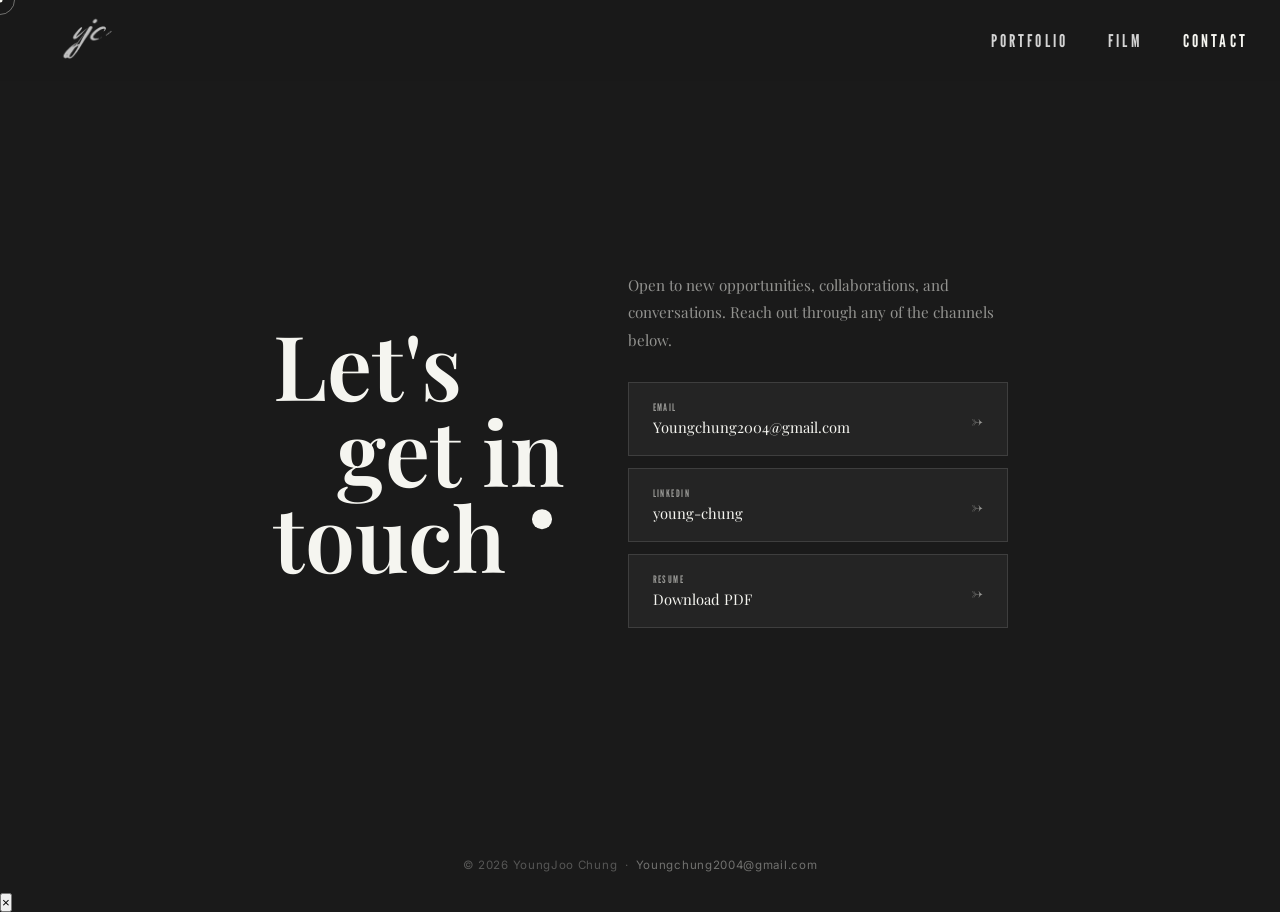
<file: contact.html>
<!DOCTYPE html>
<html lang="en">
<head>
  <meta charset="UTF-8">
  <meta name="viewport" content="width=device-width, initial-scale=1.0">
  <title>Contact · YoungJoo Chung</title>
  <link rel="preconnect" href="https://fonts.googleapis.com">
  <link rel="preconnect" href="https://fonts.gstatic.com" crossorigin>
  <link href="https://fonts.googleapis.com/css2?family=League+Gothic&family=Playfair+Display:ital,wght@0,400;0,600;0,700;1,400&family=Inter:wght@300;400;500;600&display=swap" rel="stylesheet">
  <link rel="stylesheet" href="css/style.css">
</head>
<body>

  <div class="cursor-dot"></div>
  <div class="cursor-ring"></div>

  <nav class="nav">
    <div class="nav-container">
      <a href="index.html" class="nav-home"><img src="assets/images/logo.png" alt="YJC" class="nav-logo-img"></a>
      <button class="nav-toggle" aria-label="Toggle navigation">
        <span></span><span></span><span></span>
      </button>
      <ul class="nav-links">
        <li class="nav-item">
          <a href="portfolio.html" class="nav-link">Portfolio</a>
          <div class="nav-dropdown">
            <a href="portfolio.html#projects">Projects</a>
            <a href="portfolio.html#internship">Internship</a>
            <a href="portfolio.html#social-media">Social Media</a>
          </div>
        </li>
        <li class="nav-item"><a href="film.html" class="nav-link">Film</a></li>
        <li class="nav-item"><a href="contact.html" class="nav-link active">Contact</a></li>
      </ul>
    </div>
  </nav>

  <section class="contact-section">
    <div class="container contact-layout">

      <h2 class="contact-headline reveal">
        <span class="contact-headline-line line-1">Let's</span>
        <span class="contact-headline-line line-2">get in</span>
        <span class="contact-headline-line line-3">touch<i class="contact-headline-dot"></i></span>
      </h2>

      <div class="contact-info reveal reveal-delay-2">
        <p class="contact-blurb">Open to new opportunities, collaborations, and conversations. Reach out through any of the channels below.</p>

        <div class="contact-cards">
          <a href="mailto:Youngchung2004@gmail.com" class="contact-card">
            <span class="contact-card-text">
              <span class="contact-card-label">Email</span>
              <span class="contact-card-value">Youngchung2004@gmail.com</span>
            </span>
            <span class="contact-card-arrow">→</span>
          </a>
          <a href="https://www.linkedin.com/in/young-chung/" target="_blank" rel="noopener" class="contact-card">
            <span class="contact-card-text">
              <span class="contact-card-label">LinkedIn</span>
              <span class="contact-card-value">young-chung</span>
            </span>
            <span class="contact-card-arrow">→</span>
          </a>
          <a href="assets/docs/YOUNGJOOCHUNG_RESUME.pdf" target="_blank" class="contact-card">
            <span class="contact-card-text">
              <span class="contact-card-label">Resume</span>
              <span class="contact-card-value">Download PDF</span>
            </span>
            <span class="contact-card-arrow">→</span>
          </a>
        </div>
      </div>

    </div>
  </section>

  <footer class="footer">
    <p>&copy; 2026 YoungJoo Chung &nbsp;·&nbsp; <a href="mailto:Youngchung2004@gmail.com">Youngchung2004@gmail.com</a></p>
  </footer>

  <script src="js/main.js"></script>
</body>
</html>
</file>
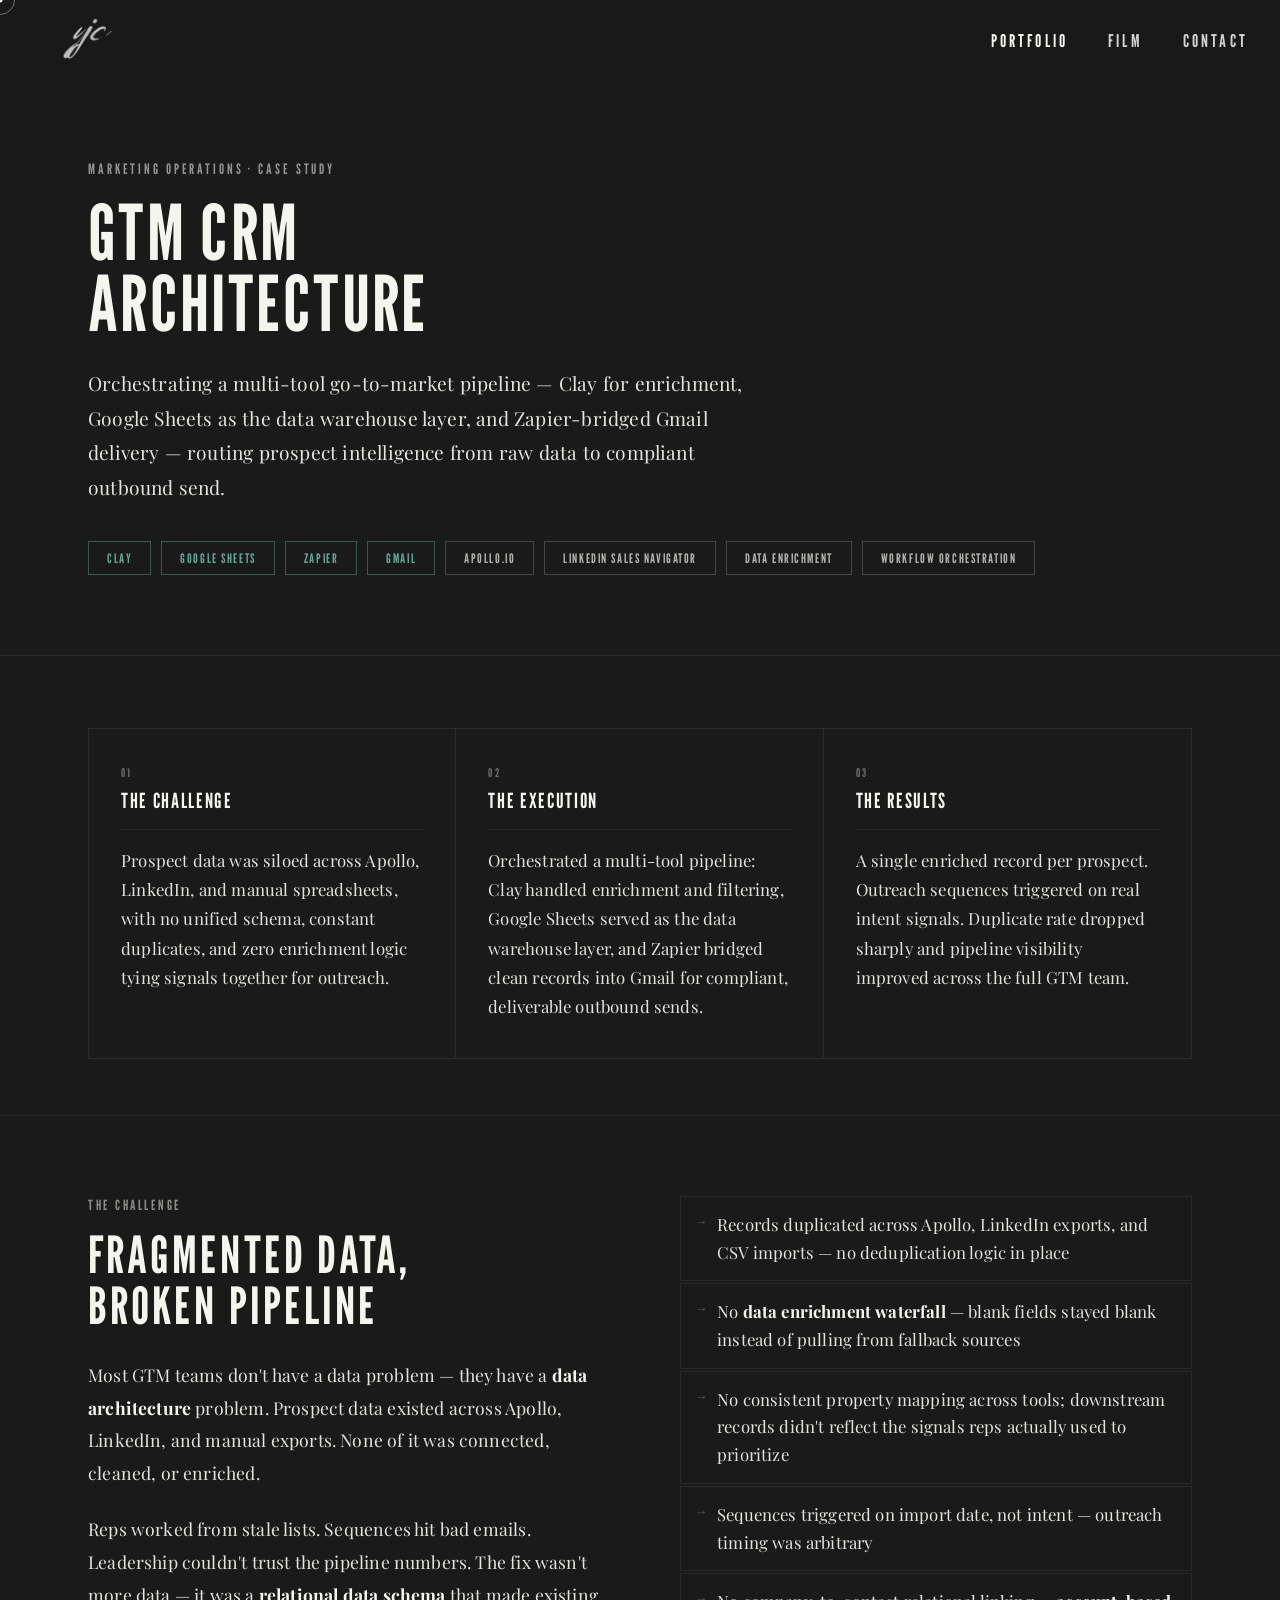
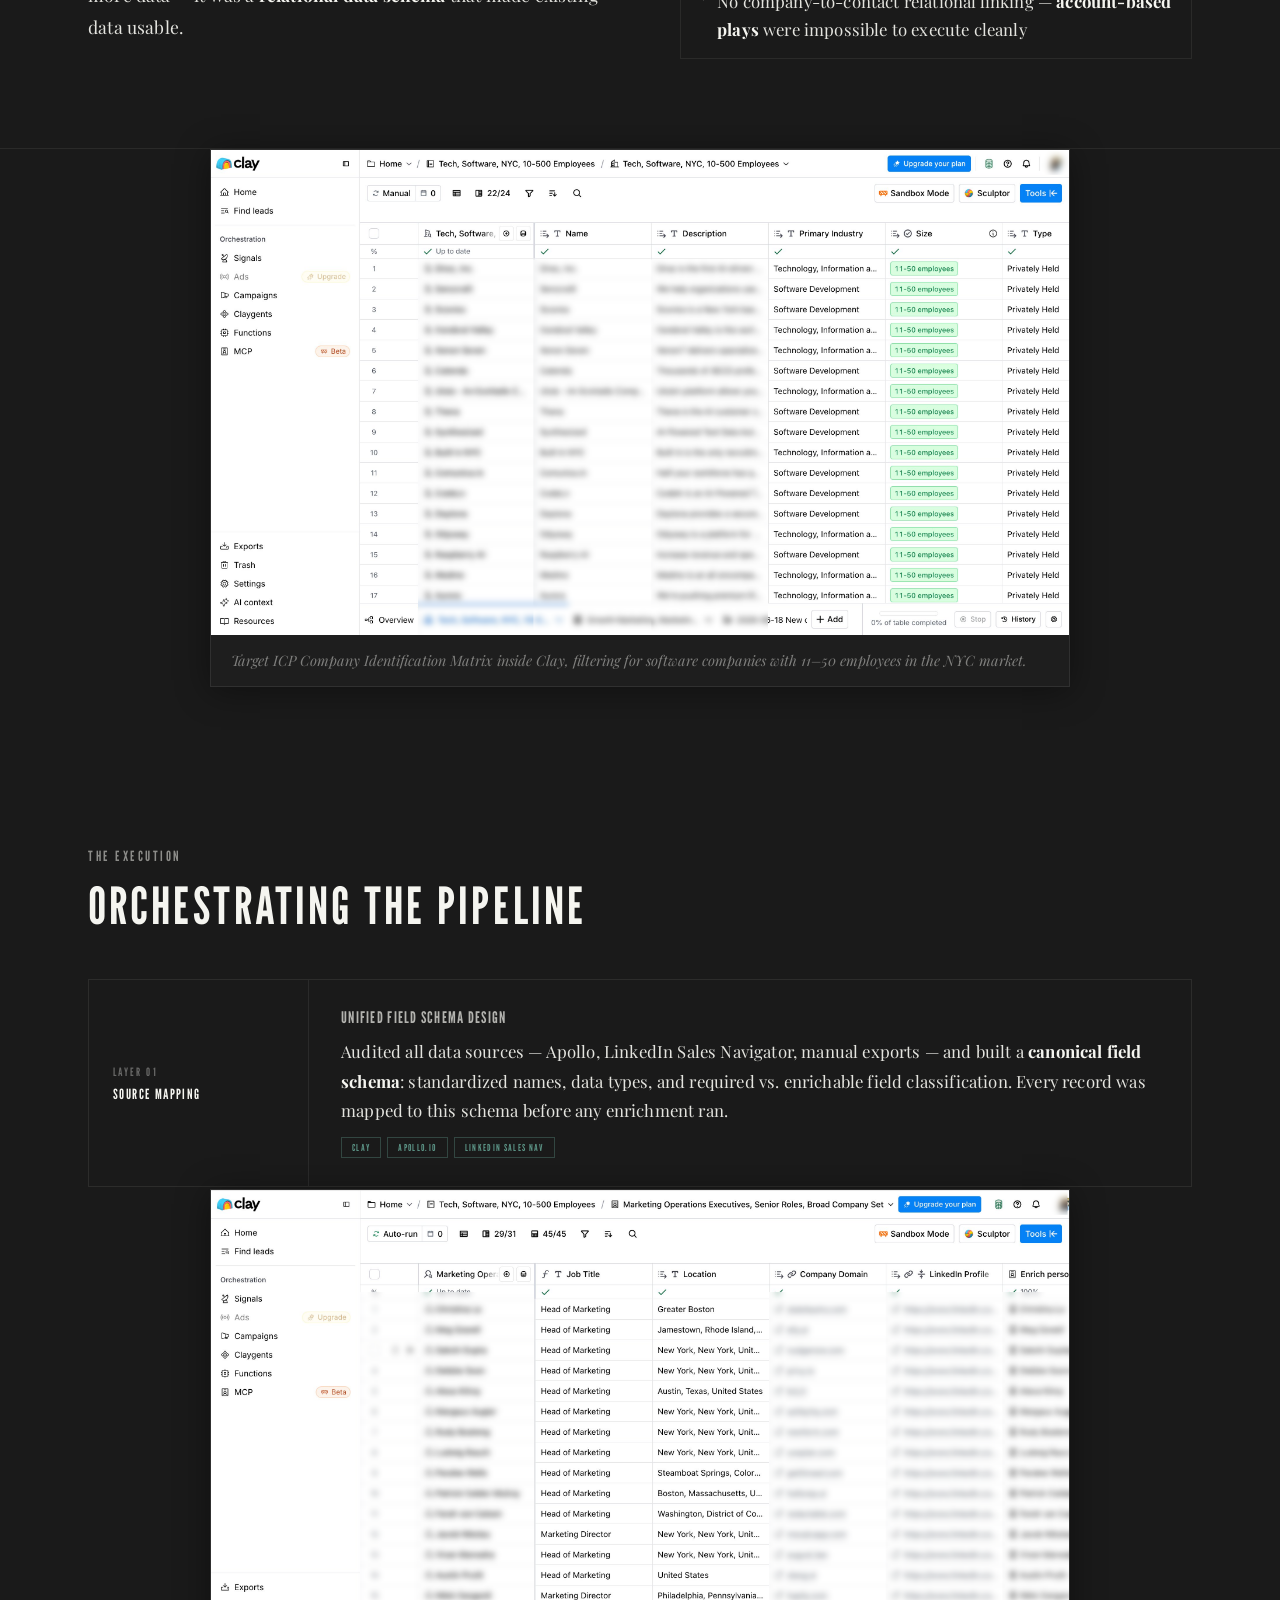
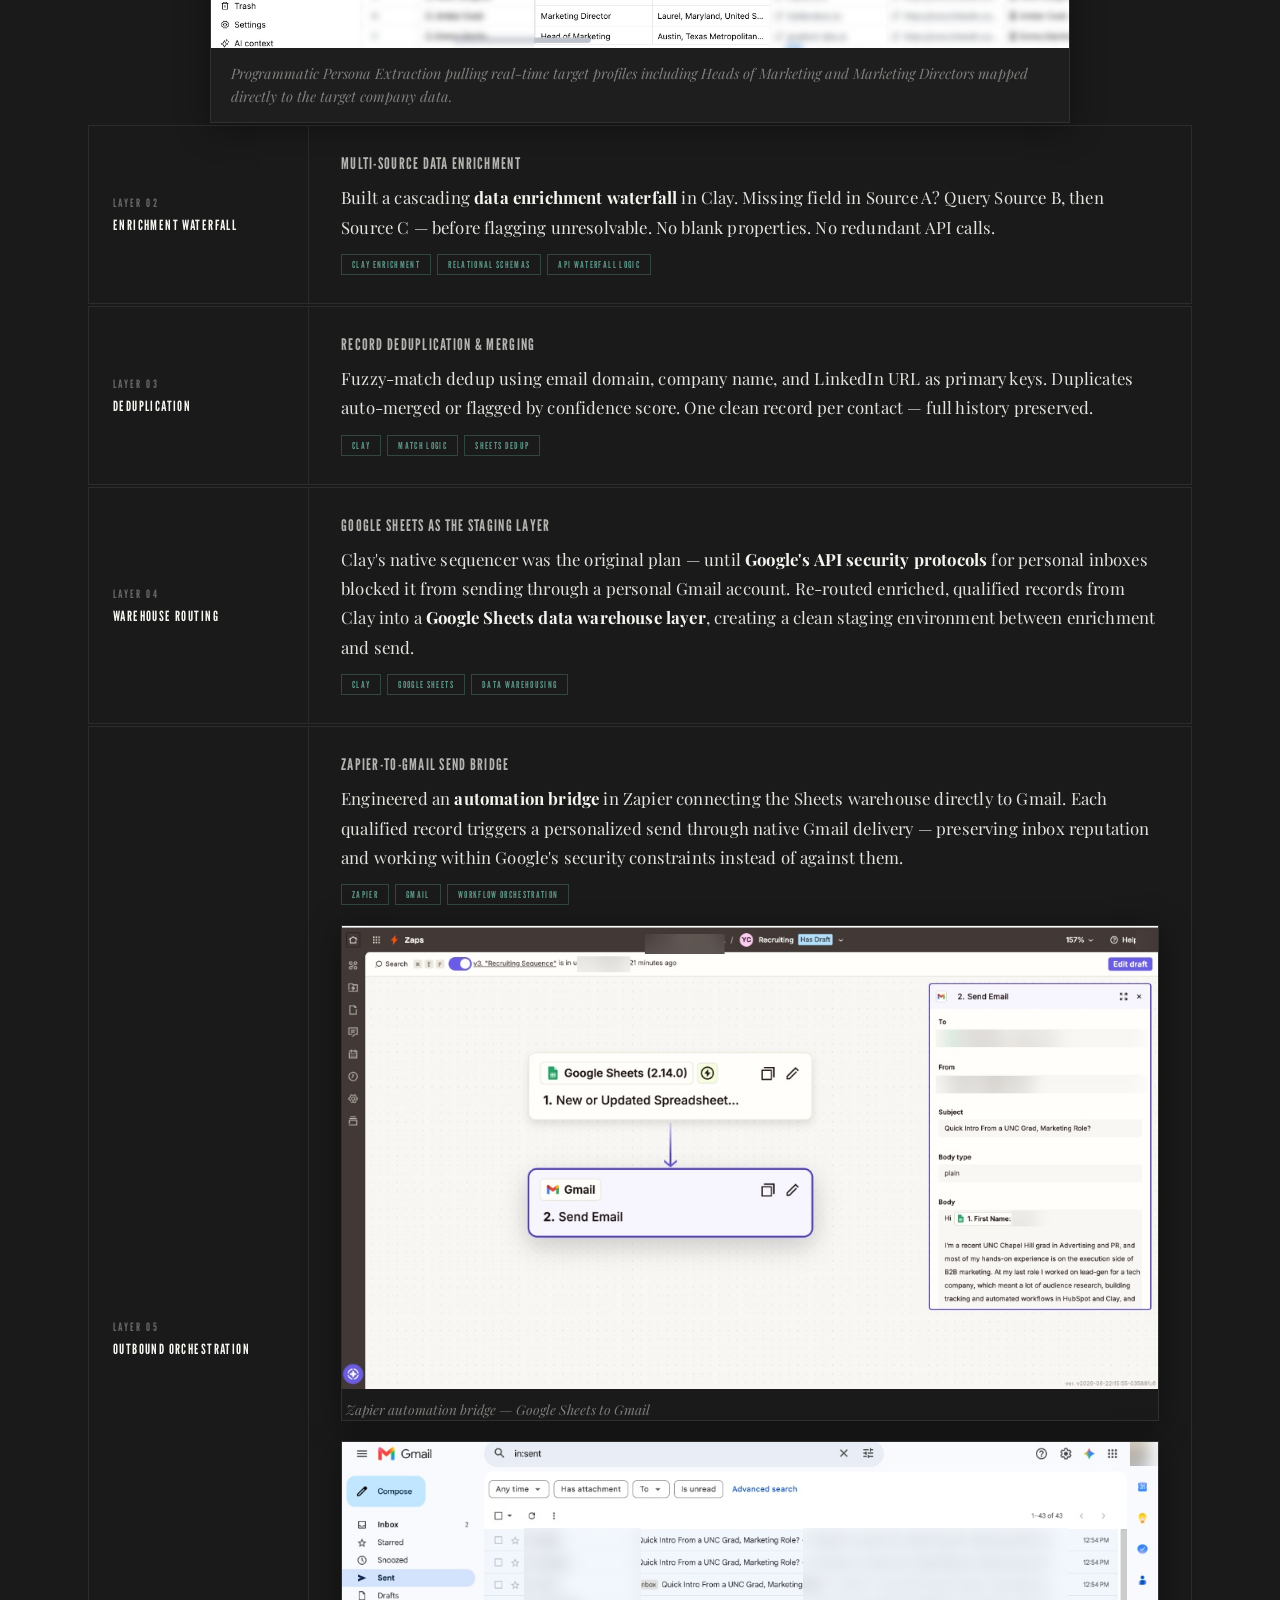
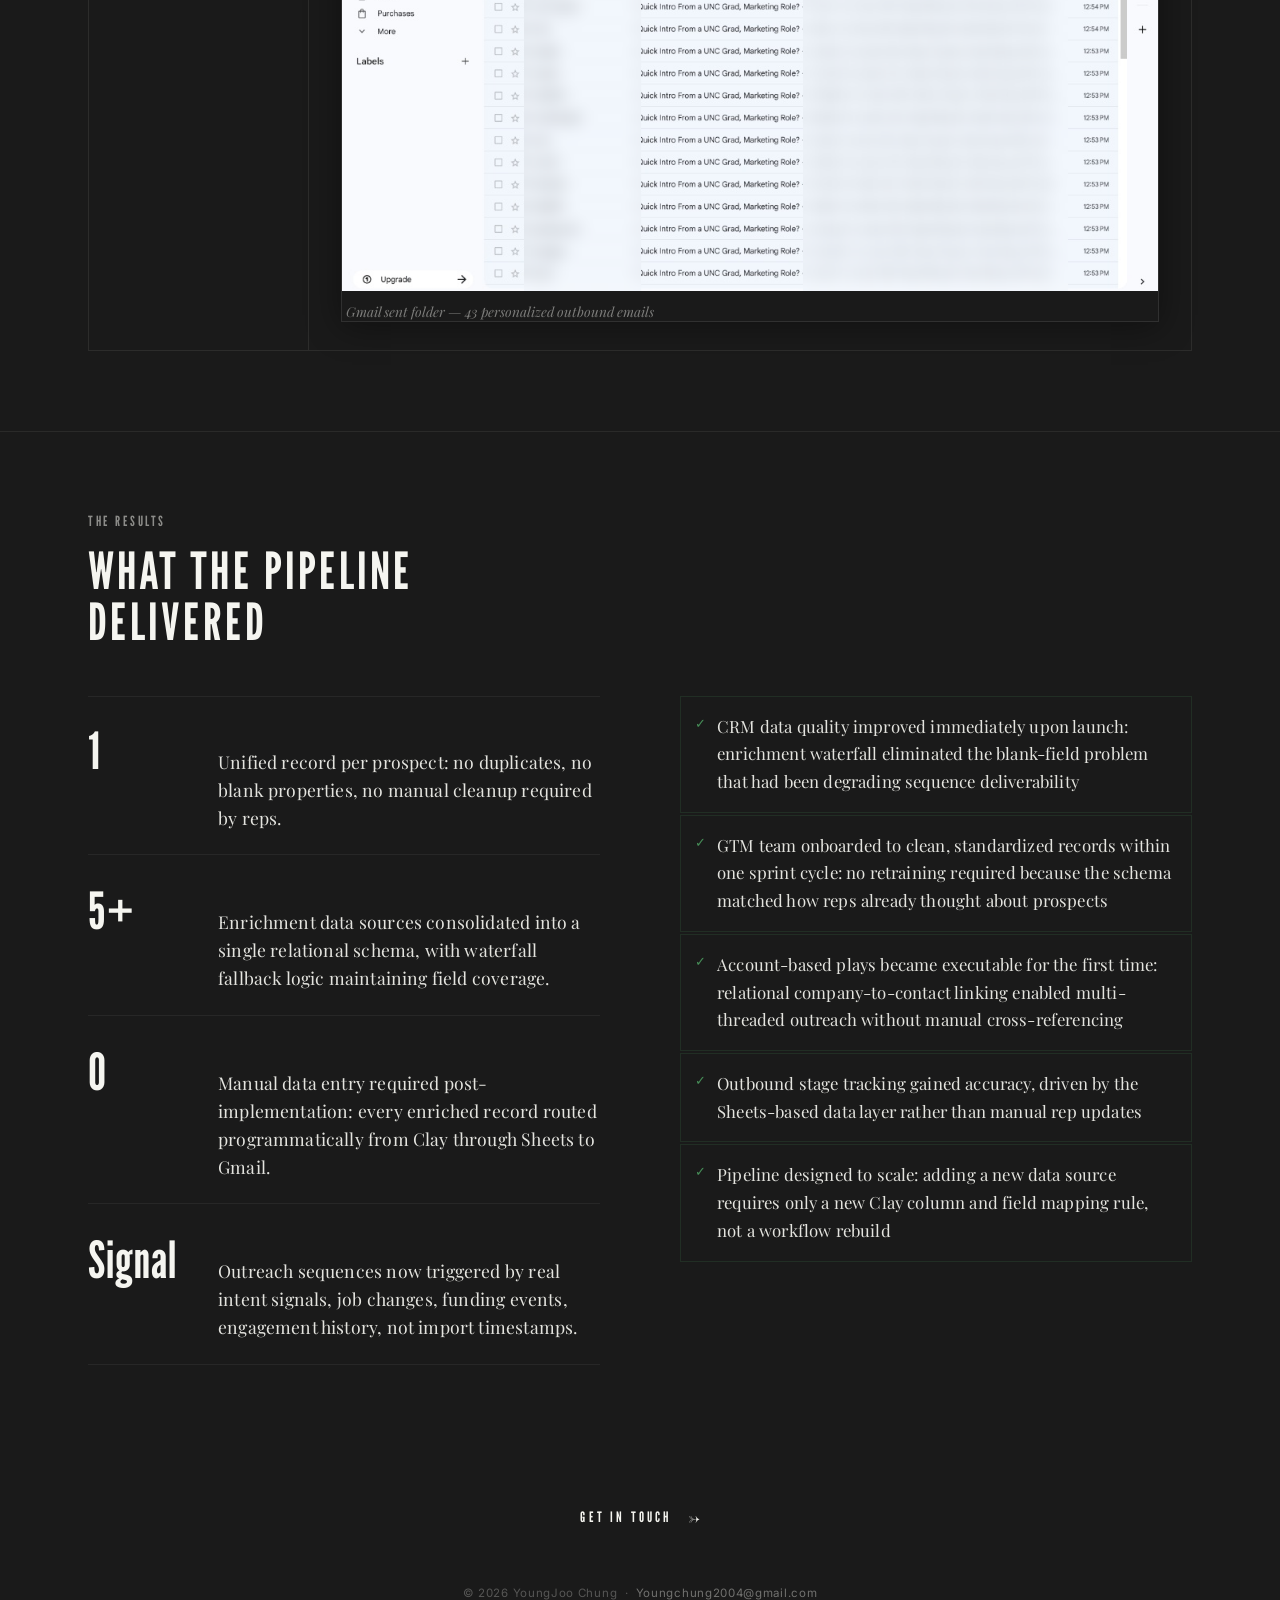
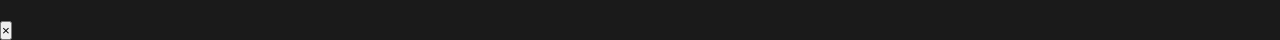
<file: gtm-crm.html>
<!DOCTYPE html>
<html lang="en">
<head>
  <meta charset="UTF-8">
  <meta name="viewport" content="width=device-width, initial-scale=1.0">
  <title>GTM CRM Architecture · YoungJoo Chung</title>
  <link rel="preconnect" href="https://fonts.googleapis.com">
  <link rel="preconnect" href="https://fonts.gstatic.com" crossorigin>
  <link href="https://fonts.googleapis.com/css2?family=League+Gothic&family=Playfair+Display:ital,wght@0,400;0,600;0,700;1,400&family=Inter:wght@300;400;500;600&display=swap" rel="stylesheet">
  <link rel="stylesheet" href="css/style.css">
  <style>
    /* ── Page Hero ─────────────────────────────── */
    .gtm-hero {
      padding: 160px 0 80px;
      border-bottom: 1px solid rgba(245,245,240,.08);
    }
    .gtm-eyebrow {
      font-family: var(--font-display);
      font-size: 0.9rem;
      letter-spacing: 0.2em;
      text-transform: uppercase;
      color: rgba(245,245,240,.55);
      margin-bottom: 20px;
    }
    .gtm-title {
      font-family: var(--font-display);
      font-size: clamp(2.6rem, 6vw, 6.5rem);
      font-weight: 400;
      text-transform: uppercase;
      letter-spacing: 0.03em;
      line-height: 0.92;
      color: var(--cream);
      margin-bottom: 28px;
    }
    .gtm-sub {
      font-family: var(--font-serif);
      font-size: 1.2rem;
      font-weight: 400;
      line-height: 1.8;
      color: rgba(245,245,240,.92);
      max-width: 680px;
      letter-spacing: 0.01em;
    }
    .gtm-tags {
      display: flex;
      flex-wrap: wrap;
      gap: 10px;
      margin-top: 36px;
    }
    .gtm-tag {
      font-family: var(--font-display);
      font-size: 0.82rem;
      letter-spacing: 0.12em;
      text-transform: uppercase;
      color: rgba(245,245,240,.7);
      border: 1px solid rgba(245,245,240,.2);
      padding: 8px 18px;
      transition: border-color .2s, color .2s;
    }
    .gtm-tag:hover {
      border-color: rgba(245,245,240,.4);
      color: var(--cream);
    }
    .gtm-tag.accent {
      border-color: rgba(120,200,180,.35);
      color: rgba(120,200,180,.8);
    }

    /* ── Overview Three-Col ─────────────────────── */
    .overview-section {
      padding: 72px 0 56px;
      border-bottom: 1px solid rgba(245,245,240,.07);
    }
    .overview-grid {
      display: grid;
      grid-template-columns: repeat(3, 1fr);
      gap: 0;
      border: 1px solid rgba(245,245,240,.08);
    }
    .overview-col {
      padding: 36px 32px;
      border-right: 1px solid rgba(245,245,240,.08);
    }
    .overview-col:last-child { border-right: none; }
    .overview-num {
      font-family: var(--font-display);
      font-size: 0.75rem;
      letter-spacing: 0.2em;
      text-transform: uppercase;
      color: rgba(245,245,240,.38);
      margin-bottom: 8px;
    }
    .overview-label {
      font-family: var(--font-display);
      font-size: 1.3rem;
      letter-spacing: 0.08em;
      text-transform: uppercase;
      color: var(--cream);
      margin-bottom: 16px;
      padding-bottom: 16px;
      border-bottom: 1px solid rgba(245,245,240,.07);
    }
    .overview-body {
      font-family: var(--font-serif);
      font-size: 1.05rem;
      line-height: 1.75;
      color: rgba(245,245,240,.92);
      letter-spacing: 0.01em;
    }

    /* ── Challenge Section ──────────────────────── */
    .challenge-section {
      padding: 80px 0;
      border-bottom: 1px solid rgba(245,245,240,.07);
    }
    .case-grid {
      display: grid;
      grid-template-columns: 1fr 1fr;
      gap: 80px;
      align-items: start;
    }
    .case-eyebrow {
      font-family: var(--font-display);
      font-size: 0.88rem;
      letter-spacing: 0.18em;
      text-transform: uppercase;
      color: rgba(245,245,240,.52);
      margin-bottom: 16px;
    }
    .case-title {
      font-family: var(--font-display);
      font-size: clamp(2rem, 4vw, 3.5rem);
      font-weight: 400;
      text-transform: uppercase;
      letter-spacing: 0.06em;
      color: var(--cream);
      line-height: 1;
      margin-bottom: 28px;
    }
    .case-body {
      font-family: var(--font-serif);
      font-size: 1.1rem;
      font-weight: 400;
      line-height: 1.85;
      color: rgba(245,245,240,.92);
      letter-spacing: 0.01em;
      margin-bottom: 24px;
    }

    /* Pain points list */
    .pain-list {
      list-style: none;
      display: flex;
      flex-direction: column;
      gap: 2px;
    }
    .pain-list li {
      font-family: var(--font-serif);
      font-size: 1.05rem;
      line-height: 1.65;
      color: rgba(245,245,240,.92);
      padding: 14px 16px 14px 36px;
      border: 1px solid rgba(245,245,240,.07);
      position: relative;
      letter-spacing: 0.01em;
    }
    .pain-list li::before {
      content: '→';
      position: absolute;
      left: 14px;
      top: 14px;
      font-family: var(--font-display);
      font-size: 0.8rem;
      color: rgba(245,245,240,.3);
    }

    /* ── Architecture / Execution Section ──────── */
    .execution-section {
      padding: 80px 0;
      border-bottom: 1px solid rgba(245,245,240,.07);
    }
    .arch-layers {
      display: flex;
      flex-direction: column;
      gap: 2px;
      margin-top: 48px;
    }
    .arch-layer {
      display: grid;
      grid-template-columns: 220px 1fr;
      gap: 0;
      border: 1px solid rgba(245,245,240,.08);
      transition: border-color .25s;
    }
    .arch-layer:hover {
      border-color: rgba(245,245,240,.22);
    }
    .arch-layer-label {
      padding: 28px 24px;
      border-right: 1px solid rgba(245,245,240,.08);
      display: flex;
      flex-direction: column;
      justify-content: center;
    }
    .arch-step-num {
      font-family: var(--font-display);
      font-size: 0.72rem;
      letter-spacing: 0.18em;
      text-transform: uppercase;
      color: rgba(245,245,240,.36);
      margin-bottom: 6px;
    }
    .arch-step-name {
      font-family: var(--font-display);
      font-size: 0.88rem;
      letter-spacing: 0.1em;
      text-transform: uppercase;
      color: var(--cream);
    }
    .arch-layer-body {
      padding: 28px 32px;
    }
    .arch-layer-title {
      font-family: var(--font-display);
      font-size: 1rem;
      letter-spacing: 0.08em;
      text-transform: uppercase;
      color: rgba(245,245,240,.7);
      margin-bottom: 10px;
    }
    .arch-layer-desc {
      font-family: var(--font-serif);
      font-size: 1.05rem;
      line-height: 1.75;
      color: rgba(245,245,240,.92);
      letter-spacing: 0.01em;
    }
    .arch-tools {
      display: flex;
      flex-wrap: wrap;
      gap: 6px;
      margin-top: 12px;
    }
    .arch-tool {
      font-family: var(--font-display);
      font-size: 0.6rem;
      letter-spacing: 0.14em;
      text-transform: uppercase;
      padding: 4px 10px;
      border: 1px solid rgba(120,200,180,.25);
      color: rgba(120,200,180,.7);
    }

    /* ── Results Section ────────────────────────── */
    .results-section {
      padding: 80px 0 100px;
    }
    .results-grid {
      display: grid;
      grid-template-columns: 1fr 1fr;
      gap: 80px;
      align-items: start;
    }
    .stat-rows {
      display: flex;
      flex-direction: column;
      gap: 2px;
    }
    .stat-row {
      display: flex;
      align-items: baseline;
      gap: 20px;
      padding: 22px 0;
      border-bottom: 1px solid rgba(245,245,240,.06);
    }
    .stat-row:first-child { border-top: 1px solid rgba(245,245,240,.06); }
    .stat-num {
      font-family: var(--font-display);
      font-size: clamp(2rem, 4vw, 3.2rem);
      color: var(--cream);
      letter-spacing: 0.02em;
      flex-shrink: 0;
      min-width: 110px;
    }
    .stat-desc {
      font-family: var(--font-serif);
      font-size: 1.1rem;
      color: rgba(245,245,240,.92);
      line-height: 1.6;
      letter-spacing: 0.01em;
    }
    .outcomes-list {
      list-style: none;
      display: flex;
      flex-direction: column;
      gap: 2px;
    }
    .outcomes-list li {
      font-family: var(--font-serif);
      font-size: 1.05rem;
      line-height: 1.65;
      color: rgba(245,245,240,.92);
      padding: 16px 16px 16px 36px;
      border: 1px solid rgba(100,220,130,.1);
      position: relative;
      letter-spacing: 0.01em;
    }
    .outcomes-list li::before {
      content: '✓';
      position: absolute;
      left: 14px;
      top: 16px;
      font-family: var(--font-display);
      font-size: 0.8rem;
      color: rgba(100,220,130,.6);
    }

    /* ── Bold term emphasis ─────────────────────── */
    .case-body strong,
    .arch-layer-desc strong,
    .pain-list li strong {
      color: var(--cream);
      font-style: normal;
    }

    /* ── Screenshot Blocks ──────────────────────── */
    .case-screenshot-strip {
      padding: 0 0 80px;
    }
    .case-img-block {
      margin: 0 auto;
      max-width: 860px;
      border: 1px solid rgba(245,245,240,.1);
      box-shadow: 0 4px 32px rgba(0,0,0,.4);
    }
    .case-img-placeholder {
      width: 100%;
      min-height: 280px;
      display: flex;
      align-items: center;
      justify-content: center;
      background: rgba(245,245,240,.02);
      border-bottom: 1px dashed rgba(245,245,240,.1);
      font-family: var(--font-display);
      font-size: 0.75rem;
      letter-spacing: 0.18em;
      text-transform: uppercase;
      color: rgba(245,245,240,.18);
    }
    .case-img-block img, .arch-screenshot img {
      width: 100%;
      height: auto;
      display: block;
    }
    .case-img-caption {
      padding: 14px 20px;
      font-family: var(--font-serif);
      font-style: italic;
      font-size: 0.9rem;
      line-height: 1.6;
      color: rgba(245,245,240,.45);
      background: rgba(245,245,240,.02);
    }
    /* Proof screenshots inside a single arch-layer body (right column only) */
    .layer-screenshot {
      margin-top: 20px;
      border: 1px solid rgba(245,245,240,.1);
      box-shadow: 0 4px 32px rgba(0,0,0,.4);
    }
    .layer-screenshot img {
      width: 100%;
      max-width: 100%;
      height: auto;
      display: block;
    }
    .layer-screenshot-caption {
      padding: 10px 4px 0;
      font-family: var(--font-serif);
      font-style: italic;
      font-size: 0.85rem;
      line-height: 1.5;
      color: rgba(245,245,240,.45);
    }

    /* Inline block inside arch-layers */
    .arch-screenshot {
      max-width: 860px;
      border: 1px solid rgba(245,245,240,.1);
      box-shadow: 0 4px 32px rgba(0,0,0,.4);
      margin: 0 auto;
    }
    .arch-screenshot .case-img-placeholder { min-height: 240px; }

    /* ── Responsive ─────────────────────────────── */
    @media (max-width: 900px) {
      .overview-grid { grid-template-columns: 1fr; }
      .overview-col { border-right: none; border-bottom: 1px solid rgba(245,245,240,.08); }
      .overview-col:last-child { border-bottom: none; }
      .case-grid { grid-template-columns: 1fr; gap: 48px; }
      .results-grid { grid-template-columns: 1fr; gap: 56px; }
      .arch-layer { grid-template-columns: 1fr; }
      .arch-layer-label { border-right: none; border-bottom: 1px solid rgba(245,245,240,.08); }
    }
  </style>
</head>
<body>

  <div class="cursor-dot"></div>
  <div class="cursor-ring"></div>

  <nav class="nav">
    <div class="nav-container">
      <a href="index.html" class="nav-home"><img src="assets/images/logo.png" alt="YJC" class="nav-logo-img"></a>
      <button class="nav-toggle" aria-label="Toggle navigation">
        <span></span><span></span><span></span>
      </button>
      <ul class="nav-links">
        <li class="nav-item">
          <a href="portfolio.html" class="nav-link active">Portfolio</a>
          <div class="nav-dropdown">
            <a href="portfolio.html#projects">Projects</a>
            <a href="portfolio.html#internship">Internship</a>
            <a href="portfolio.html#social-media">Social Media</a>
          </div>
        </li>
        <li class="nav-item"><a href="film.html" class="nav-link">Film</a></li>
        <li class="nav-item"><a href="contact.html" class="nav-link">Contact</a></li>
      </ul>
    </div>
  </nav>

  <!-- ── Hero ─────────────────────────────────── -->
  <section class="gtm-hero">
    <div class="container">
      <p class="gtm-eyebrow">Marketing Operations · Case Study</p>
      <h1 class="gtm-title">GTM CRM<br>Architecture</h1>
      <p class="gtm-sub">Orchestrating a multi-tool go-to-market pipeline — Clay for enrichment, Google Sheets as the data warehouse layer, and Zapier-bridged Gmail delivery — routing prospect intelligence from raw data to compliant outbound send.</p>
      <div class="gtm-tags">
        <span class="gtm-tag accent">Clay</span>
        <span class="gtm-tag accent">Google Sheets</span>
        <span class="gtm-tag accent">Zapier</span>
        <span class="gtm-tag accent">Gmail</span>
        <span class="gtm-tag">Apollo.io</span>
        <span class="gtm-tag">LinkedIn Sales Navigator</span>
        <span class="gtm-tag">Data Enrichment</span>
        <span class="gtm-tag">Workflow Orchestration</span>
      </div>
    </div>
  </section>

  <!-- ── Overview ──────────────────────────────── -->
  <section class="overview-section">
    <div class="container">
      <div class="overview-grid">

        <div class="overview-col">
          <p class="overview-num">01</p>
          <p class="overview-label">The Challenge</p>
          <p class="overview-body">Prospect data was siloed across Apollo, LinkedIn, and manual spreadsheets, with no unified schema, constant duplicates, and zero enrichment logic tying signals together for outreach.</p>
        </div>

        <div class="overview-col">
          <p class="overview-num">02</p>
          <p class="overview-label">The Execution</p>
          <p class="overview-body">Orchestrated a multi-tool pipeline: Clay handled enrichment and filtering, Google Sheets served as the data warehouse layer, and Zapier bridged clean records into Gmail for compliant, deliverable outbound sends.</p>
        </div>

        <div class="overview-col">
          <p class="overview-num">03</p>
          <p class="overview-label">The Results</p>
          <p class="overview-body">A single enriched record per prospect. Outreach sequences triggered on real intent signals. Duplicate rate dropped sharply and pipeline visibility improved across the full GTM team.</p>
        </div>

      </div>
    </div>
  </section>

  <!-- ── Challenge ─────────────────────────────── -->
  <section class="challenge-section">
    <div class="container">
      <div class="case-grid">

        <div>
          <p class="case-eyebrow">The Challenge</p>
          <h2 class="case-title">Fragmented Data,<br>Broken Pipeline</h2>
          <p class="case-body">
            Most GTM teams don't have a data problem — they have a <strong>data architecture</strong> problem. Prospect data existed across Apollo, LinkedIn, and manual exports. None of it was connected, cleaned, or enriched.
          </p>
          <p class="case-body">
            Reps worked from stale lists. Sequences hit bad emails. Leadership couldn't trust the pipeline numbers. The fix wasn't more data — it was a <strong>relational data schema</strong> that made existing data usable.
          </p>
        </div>

        <ul class="pain-list">
          <li>Records duplicated across Apollo, LinkedIn exports, and CSV imports — no deduplication logic in place</li>
          <li>No <strong>data enrichment waterfall</strong> — blank fields stayed blank instead of pulling from fallback sources</li>
          <li>No consistent property mapping across tools; downstream records didn't reflect the signals reps actually used to prioritize</li>
          <li>Sequences triggered on import date, not intent — outreach timing was arbitrary</li>
          <li>No company-to-contact relational linking — <strong>account-based plays</strong> were impossible to execute cleanly</li>
        </ul>

      </div>
    </div>
  </section>

  <!-- ── Screenshot 1: ICP Company Matrix ─────── -->
  <section class="case-screenshot-strip">
    <div class="container">
      <figure class="case-img-block">
        <img src="images/projects/gtm-crm/screenshot-1.jpg" alt="Target ICP Company Identification Matrix inside Clay">
        <figcaption class="case-img-caption">Target ICP Company Identification Matrix inside Clay, filtering for software companies with 11–50 employees in the NYC market.</figcaption>
      </figure>
    </div>
  </section>

  <!-- ── Execution ──────────────────────────────── -->
  <section class="execution-section">
    <div class="container">
      <p class="case-eyebrow">The Execution</p>
      <h2 class="case-title">Orchestrating the Pipeline</h2>

      <div class="arch-layers">

        <div class="arch-layer">
          <div class="arch-layer-label">
            <p class="arch-step-num">Layer 01</p>
            <p class="arch-step-name">Source Mapping</p>
          </div>
          <div class="arch-layer-body">
            <p class="arch-layer-title">Unified Field Schema Design</p>
            <p class="arch-layer-desc">Audited all data sources — Apollo, LinkedIn Sales Navigator, manual exports — and built a <strong>canonical field schema</strong>: standardized names, data types, and required vs. enrichable field classification. Every record was mapped to this schema before any enrichment ran.</p>
            <div class="arch-tools">
              <span class="arch-tool">Clay</span>
              <span class="arch-tool">Apollo.io</span>
              <span class="arch-tool">LinkedIn Sales Nav</span>
            </div>
          </div>
        </div>

        <!-- Screenshot 2: Persona Extraction -->
        <figure class="arch-screenshot">
          <img src="images/projects/gtm-crm/screenshot-2.jpg" alt="Programmatic Persona Extraction inside Clay">
          <figcaption class="case-img-caption">Programmatic Persona Extraction pulling real-time target profiles including Heads of Marketing and Marketing Directors mapped directly to the target company data.</figcaption>
        </figure>

        <div class="arch-layer">
          <div class="arch-layer-label">
            <p class="arch-step-num">Layer 02</p>
            <p class="arch-step-name">Enrichment Waterfall</p>
          </div>
          <div class="arch-layer-body">
            <p class="arch-layer-title">Multi-Source Data Enrichment</p>
            <p class="arch-layer-desc">Built a cascading <strong>data enrichment waterfall</strong> in Clay. Missing field in Source A? Query Source B, then Source C — before flagging unresolvable. No blank properties. No redundant API calls.</p>
            <div class="arch-tools">
              <span class="arch-tool">Clay Enrichment</span>
              <span class="arch-tool">Relational Schemas</span>
              <span class="arch-tool">API Waterfall Logic</span>
            </div>
          </div>
        </div>

        <div class="arch-layer">
          <div class="arch-layer-label">
            <p class="arch-step-num">Layer 03</p>
            <p class="arch-step-name">Deduplication</p>
          </div>
          <div class="arch-layer-body">
            <p class="arch-layer-title">Record Deduplication & Merging</p>
            <p class="arch-layer-desc">Fuzzy-match dedup using email domain, company name, and LinkedIn URL as primary keys. Duplicates auto-merged or flagged by confidence score. One clean record per contact — full history preserved.</p>
            <div class="arch-tools">
              <span class="arch-tool">Clay</span>
              <span class="arch-tool">Match Logic</span>
              <span class="arch-tool">Sheets Dedup</span>
            </div>
          </div>
        </div>

        <div class="arch-layer">
          <div class="arch-layer-label">
            <p class="arch-step-num">Layer 04</p>
            <p class="arch-step-name">Warehouse Routing</p>
          </div>
          <div class="arch-layer-body">
            <p class="arch-layer-title">Google Sheets as the Staging Layer</p>
            <p class="arch-layer-desc">Clay's native sequencer was the original plan — until <strong>Google's API security protocols</strong> for personal inboxes blocked it from sending through a personal Gmail account. Re-routed enriched, qualified records from Clay into a <strong>Google Sheets data warehouse layer</strong>, creating a clean staging environment between enrichment and send.</p>
            <div class="arch-tools">
              <span class="arch-tool">Clay</span>
              <span class="arch-tool">Google Sheets</span>
              <span class="arch-tool">Data Warehousing</span>
            </div>
          </div>
        </div>

        <div class="arch-layer">
          <div class="arch-layer-label">
            <p class="arch-step-num">Layer 05</p>
            <p class="arch-step-name">Outbound Orchestration</p>
          </div>
          <div class="arch-layer-body">
            <p class="arch-layer-title">Zapier-to-Gmail Send Bridge</p>
            <p class="arch-layer-desc">Engineered an <strong>automation bridge</strong> in Zapier connecting the Sheets warehouse directly to Gmail. Each qualified record triggers a personalized send through native Gmail delivery — preserving inbox reputation and working within Google's security constraints instead of against them.</p>
            <div class="arch-tools">
              <span class="arch-tool">Zapier</span>
              <span class="arch-tool">Gmail</span>
              <span class="arch-tool">Workflow Orchestration</span>
            </div>

            <figure class="layer-screenshot">
              <img src="images/projects/gtm-crm/zapier-bridge.png" alt="Zapier automation setup connecting Google Sheets to Gmail">
              <figcaption class="layer-screenshot-caption">Zapier automation bridge — Google Sheets to Gmail</figcaption>
            </figure>

            <figure class="layer-screenshot">
              <img src="images/projects/gtm-crm/gmail-sent.png" alt="Gmail sent folder showing outbound emails">
              <figcaption class="layer-screenshot-caption">Gmail sent folder — 43 personalized outbound emails</figcaption>
            </figure>
          </div>
        </div>

      </div>
    </div>
  </section>

  <!-- ── Results ────────────────────────────────── -->
  <section class="results-section">
    <div class="container">
      <p class="case-eyebrow">The Results</p>
      <h2 class="case-title">What the Pipeline<br>Delivered</h2>

      <div class="results-grid" style="margin-top: 48px;">

        <div class="stat-rows">
          <div class="stat-row">
            <span class="stat-num">1</span>
            <p class="stat-desc">Unified record per prospect: no duplicates, no blank properties, no manual cleanup required by reps.</p>
          </div>
          <div class="stat-row">
            <span class="stat-num">5+</span>
            <p class="stat-desc">Enrichment data sources consolidated into a single relational schema, with waterfall fallback logic maintaining field coverage.</p>
          </div>
          <div class="stat-row">
            <span class="stat-num">0</span>
            <p class="stat-desc">Manual data entry required post-implementation: every enriched record routed programmatically from Clay through Sheets to Gmail.</p>
          </div>
          <div class="stat-row">
            <span class="stat-num">Signal</span>
            <p class="stat-desc">Outreach sequences now triggered by real intent signals, job changes, funding events, engagement history, not import timestamps.</p>
          </div>
        </div>

        <ul class="outcomes-list">
          <li>CRM data quality improved immediately upon launch: enrichment waterfall eliminated the blank-field problem that had been degrading sequence deliverability</li>
          <li>GTM team onboarded to clean, standardized records within one sprint cycle: no retraining required because the schema matched how reps already thought about prospects</li>
          <li>Account-based plays became executable for the first time: relational company-to-contact linking enabled multi-threaded outreach without manual cross-referencing</li>
          <li>Outbound stage tracking gained accuracy, driven by the Sheets-based data layer rather than manual rep updates</li>
          <li>Pipeline designed to scale: adding a new data source requires only a new Clay column and field mapping rule, not a workflow rebuild</li>
        </ul>

      </div>
    </div>
  </section>

  <a href="contact.html" class="footer-cta-strip">
    <span class="footer-cta-text">Get In Touch</span>
    <span class="footer-cta-arrow">→</span>
  </a>
  <footer class="footer">
    <p>&copy; 2026 YoungJoo Chung &nbsp;·&nbsp; <a href="mailto:Youngchung2004@gmail.com">Youngchung2004@gmail.com</a></p>
  </footer>

  <script src="js/main.js"></script>
</body>
</html>
</file>
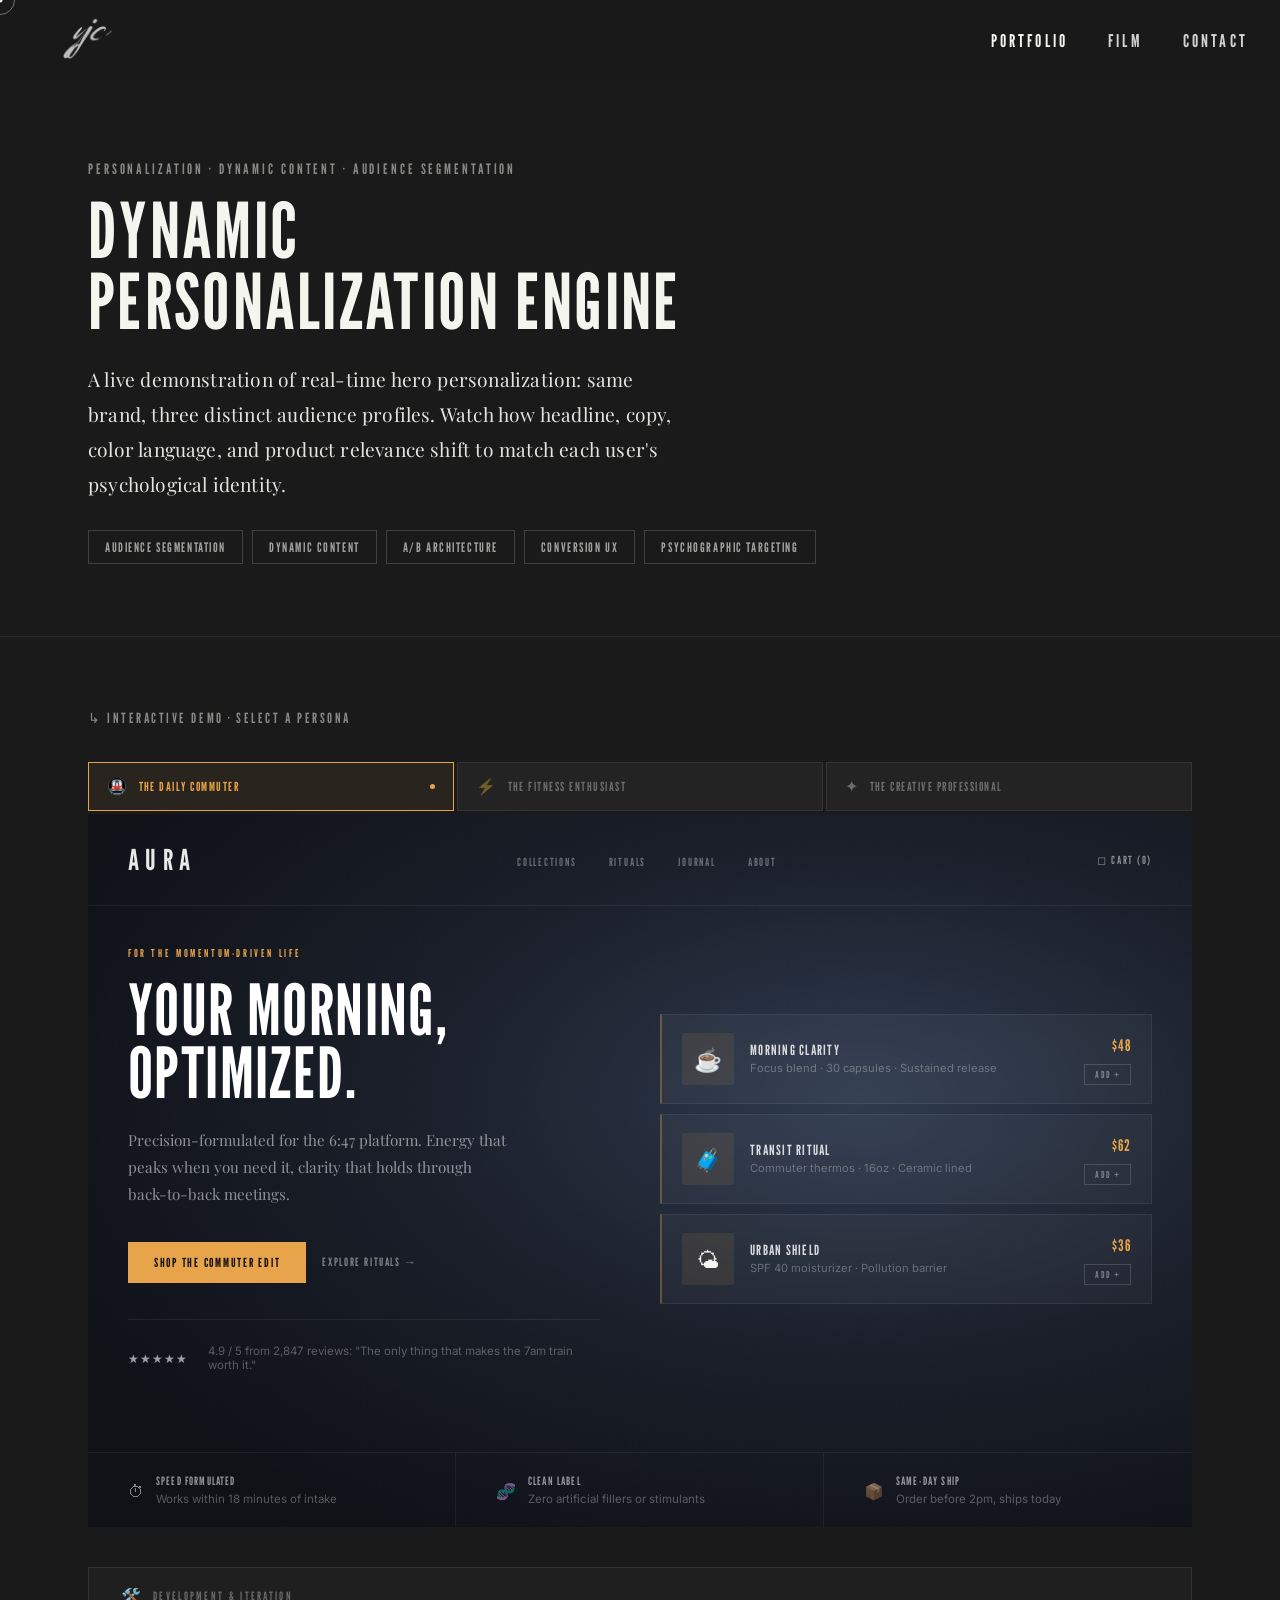
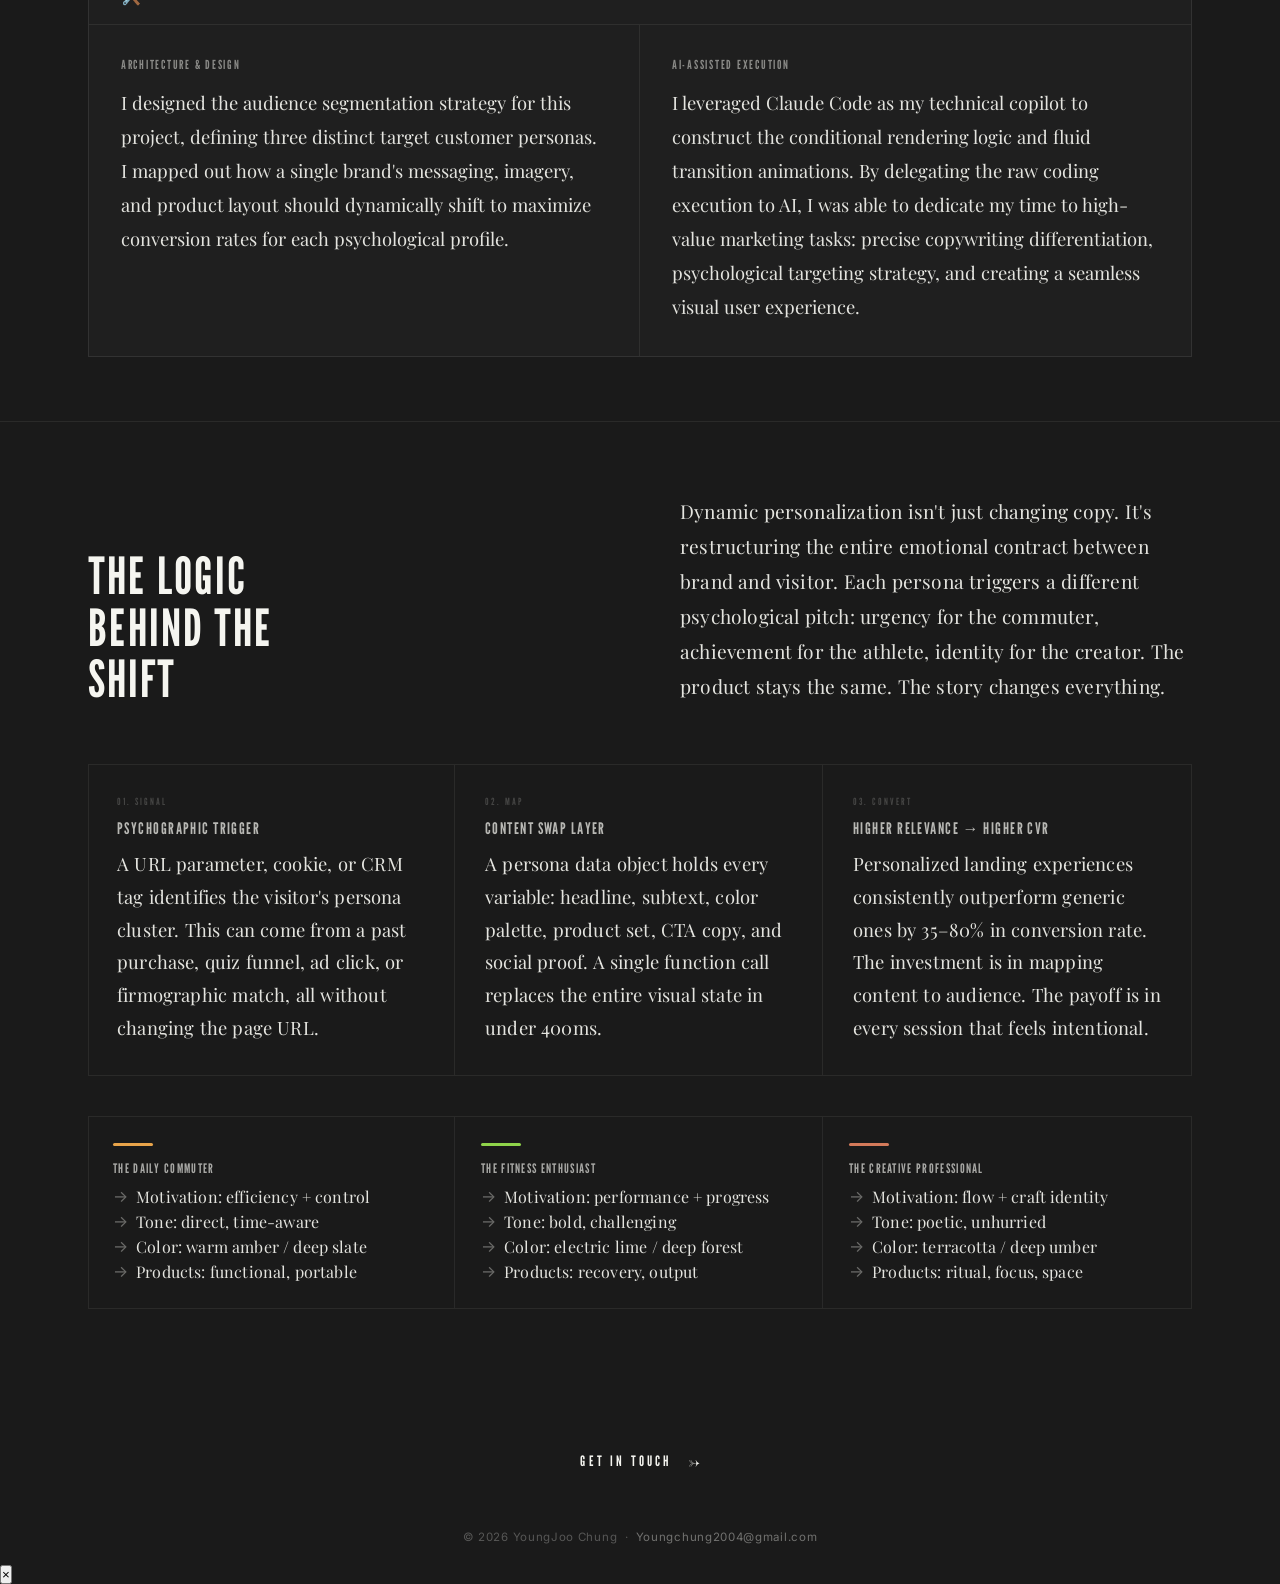
<file: personalization.html>
<!DOCTYPE html>
<html lang="en">
<head>
  <meta charset="UTF-8">
  <meta name="viewport" content="width=device-width, initial-scale=1.0">
  <title>Dynamic Personalization Engine · YoungJoo Chung</title>
  <link rel="preconnect" href="https://fonts.googleapis.com">
  <link rel="preconnect" href="https://fonts.gstatic.com" crossorigin>
  <link href="https://fonts.googleapis.com/css2?family=League+Gothic&family=Playfair+Display:ital,wght@0,400;0,700;1,400&family=Inter:wght@300;400;500;600&display=swap" rel="stylesheet">
  <link rel="stylesheet" href="css/style.css">
  <style>

    /* ══════════════════════════════════════════════
       PAGE CHROME
    ══════════════════════════════════════════════ */
    .page-hero-wrap {
      padding: 160px 0 72px;
      border-bottom: 1px solid rgba(245,245,240,.07);
    }
    .page-eyebrow {
      font-family: var(--font-display);
      font-size: 0.9rem;
      letter-spacing: 0.2em;
      text-transform: uppercase;
      color: rgba(245,245,240,.5);
      margin-bottom: 18px;
    }
    .page-title {
      font-family: var(--font-display);
      font-size: clamp(2.8rem, 6vw, 6rem);
      font-weight: 400;
      text-transform: uppercase;
      letter-spacing: 0.03em;
      line-height: 0.92;
      color: var(--cream);
      margin-bottom: 26px;
    }
    .page-sub {
      font-family: var(--font-serif);
      font-size: 1.2rem;
      font-weight: 400;
      line-height: 1.82;
      color: rgba(245,245,240,.92);
      max-width: 600px;
      letter-spacing: 0.01em;
    }
    .page-tags {
      display: flex; flex-wrap: wrap; gap: 9px;
      margin-top: 28px;
    }
    .page-tag {
      font-family: var(--font-display);
      font-size: 0.82rem;
      letter-spacing: 0.12em;
      text-transform: uppercase;
      color: rgba(245,245,240,.62);
      border: 1px solid rgba(245,245,240,.18);
      padding: 8px 16px;
    }

    /* ══════════════════════════════════════════════
       DEMO WRAPPER
    ══════════════════════════════════════════════ */
    .demo-section { padding: 72px 0 40px; }
    .demo-label {
      font-family: var(--font-display);
      font-size: 0.88rem;
      letter-spacing: 0.18em;
      text-transform: uppercase;
      color: rgba(245,245,240,.5);
      margin-bottom: 36px;
    }

    /* ══════════════════════════════════════════════
       PERSONA SWITCHER
    ══════════════════════════════════════════════ */
    .persona-bar {
      display: flex;
      gap: 3px;
      margin-bottom: 3px;
    }
    .persona-btn {
      flex: 1;
      padding: 14px 18px;
      background: rgba(245,245,240,.04);
      border: 1px solid rgba(245,245,240,.08);
      color: rgba(245,245,240,.35);
      font-family: var(--font-display);
      font-size: 0.78rem;
      letter-spacing: 0.12em;
      text-transform: uppercase;
      cursor: pointer;
      transition: all .22s;
      display: flex;
      align-items: center;
      gap: 10px;
      white-space: nowrap;
    }
    .persona-btn:hover {
      border-color: rgba(245,245,240,.2);
      color: rgba(245,245,240,.65);
      background: rgba(245,245,240,.06);
    }
    .persona-btn.active {
      border-color: var(--pa-accent, rgba(245,245,240,.4));
      background: var(--pa-bg, rgba(245,245,240,.06));
      color: var(--pa-accent, var(--cream));
    }
    .persona-icon { font-size: 1rem; flex-shrink: 0; }
    .persona-dot {
      width: 5px; height: 5px;
      border-radius: 50%;
      background: currentColor;
      opacity: 0;
      margin-left: auto;
      transition: opacity .2s;
    }
    .persona-btn.active .persona-dot { opacity: 1; }

    /* ══════════════════════════════════════════════
       BRAND HERO STAGE
    ══════════════════════════════════════════════ */
    .brand-stage {
      position: relative;
      min-height: 600px;
      overflow: hidden;
      display: flex;
      flex-direction: column;
    }

    /* Background layers: one per persona, cross-faded */
    .bg-layer {
      position: absolute;
      inset: 0;
      opacity: 0;
      transition: opacity .9s cubic-bezier(0.4,0,0.2,1);
      pointer-events: none;
    }
    .bg-layer.active { opacity: 1; }

    .bg-commuter  { background: radial-gradient(ellipse 80% 70% at 70% 40%, #2E3A4E 0%, #1A1F2A 50%, #0F1117 100%); }
    .bg-fitness   { background: radial-gradient(ellipse 80% 70% at 65% 35%, #1A2E1A 0%, #0D1A0D 50%, #060D06 100%); }
    .bg-creative  { background: radial-gradient(ellipse 90% 80% at 60% 45%, #2E1E16 0%, #1E130D 50%, #120B07 100%); }

    /* Noise/texture overlay */
    .bg-layer::after {
      content: '';
      position: absolute;
      inset: 0;
      background-image: url("data:image/svg+xml,%3Csvg viewBox='0 0 256 256' xmlns='http://www.w3.org/2000/svg'%3E%3Cfilter id='noise'%3E%3CfeTurbulence type='fractalNoise' baseFrequency='0.9' numOctaves='4' stitchTiles='stitch'/%3E%3CfeColorMatrix type='saturate' values='0'/%3E%3C/filter%3E%3Crect width='100%25' height='100%25' filter='url(%23noise)' opacity='0.035'/%3E%3C/svg%3E");
      opacity: .4;
      mix-blend-mode: overlay;
    }

    /* Brand nav */
    .brand-nav {
      position: relative;
      z-index: 2;
      padding: 28px 40px;
      display: flex;
      align-items: center;
      justify-content: space-between;
      border-bottom: 1px solid rgba(255,255,255,.06);
    }
    .brand-wordmark {
      font-family: var(--font-display);
      font-size: 1.8rem;
      letter-spacing: 0.22em;
      text-transform: uppercase;
      color: #fff;
      opacity: .9;
    }
    .brand-nav-links {
      display: flex;
      gap: 32px;
      list-style: none;
    }
    .brand-nav-links a {
      font-family: var(--font-display);
      font-size: 0.7rem;
      letter-spacing: 0.16em;
      text-transform: uppercase;
      color: rgba(255,255,255,.35);
      text-decoration: none;
      cursor: default;
    }
    .brand-cart {
      font-family: var(--font-display);
      font-size: 0.7rem;
      letter-spacing: 0.14em;
      text-transform: uppercase;
      color: rgba(255,255,255,.5);
      display: flex;
      align-items: center;
      gap: 8px;
      cursor: default;
    }

    /* Hero body */
    .brand-hero-body {
      position: relative;
      z-index: 2;
      flex: 1;
      display: grid;
      grid-template-columns: 1fr 1fr;
      gap: 0;
      padding: 0 40px 40px;
      align-items: center;
    }

    /* Left text block */
    .brand-text {
      padding: 40px 40px 40px 0;
    }
    .brand-kicker {
      font-family: var(--font-display);
      font-size: 0.68rem;
      letter-spacing: 0.24em;
      text-transform: uppercase;
      margin-bottom: 18px;
      transition: color .5s;
    }
    .brand-headline {
      font-family: var(--font-display);
      font-size: clamp(2.6rem, 5.5vw, 5.2rem);
      font-weight: 400;
      text-transform: uppercase;
      letter-spacing: 0.02em;
      line-height: 0.9;
      color: #fff;
      margin-bottom: 22px;
    }
    .brand-subtext {
      font-family: var(--font-serif);
      font-size: 0.95rem;
      line-height: 1.78;
      color: rgba(255,255,255,.52);
      margin-bottom: 34px;
      max-width: 380px;
    }
    .brand-ctas {
      display: flex;
      align-items: center;
      gap: 16px;
    }
    .brand-cta-primary {
      font-family: var(--font-display);
      font-size: 0.78rem;
      letter-spacing: 0.14em;
      text-transform: uppercase;
      padding: 13px 26px;
      border: none;
      cursor: default;
      transition: background .4s, color .4s;
    }
    .brand-cta-secondary {
      font-family: var(--font-display);
      font-size: 0.72rem;
      letter-spacing: 0.14em;
      text-transform: uppercase;
      color: rgba(255,255,255,.45);
      display: flex;
      align-items: center;
      gap: 6px;
      cursor: default;
    }

    /* Social proof strip */
    .brand-proof {
      margin-top: 36px;
      display: flex;
      align-items: center;
      gap: 20px;
      padding-top: 24px;
      border-top: 1px solid rgba(255,255,255,.07);
    }
    .proof-stars { color: rgba(255,255,255,.6); font-size: 0.75rem; letter-spacing: 0.08em; }
    .proof-copy {
      font-family: var(--font-sans);
      font-size: 0.72rem;
      color: rgba(255,255,255,.3);
    }

    /* Right: Product Cards */
    .brand-products {
      display: flex;
      flex-direction: column;
      gap: 10px;
      padding: 40px 0 40px 20px;
    }

    .product-card {
      display: flex;
      align-items: center;
      gap: 16px;
      padding: 18px 20px;
      background: rgba(255,255,255,.04);
      border: 1px solid rgba(255,255,255,.07);
      backdrop-filter: blur(8px);
      transition: border-color .3s, background .3s, transform .3s;
      cursor: default;
      position: relative;
      overflow: hidden;
    }
    .product-card::before {
      content: '';
      position: absolute;
      top: 0; left: 0;
      width: 2px; height: 100%;
      transition: background .5s;
    }
    .product-card:hover {
      background: rgba(255,255,255,.07);
      border-color: rgba(255,255,255,.14);
      transform: translateX(4px);
    }

    .product-visual {
      width: 52px; height: 52px;
      flex-shrink: 0;
      border-radius: 2px;
      display: flex;
      align-items: center;
      justify-content: center;
      font-size: 1.4rem;
      position: relative;
      transition: background .5s;
    }

    .product-info { flex: 1; min-width: 0; }
    .product-name {
      font-family: var(--font-display);
      font-size: 0.88rem;
      letter-spacing: 0.09em;
      text-transform: uppercase;
      color: rgba(255,255,255,.82);
      margin-bottom: 3px;
    }
    .product-desc {
      font-family: var(--font-sans);
      font-size: 0.7rem;
      color: rgba(255,255,255,.3);
      line-height: 1.4;
    }
    .product-right {
      text-align: right;
      flex-shrink: 0;
    }
    .product-price {
      font-family: var(--font-display);
      font-size: 1rem;
      letter-spacing: 0.06em;
      color: rgba(255,255,255,.75);
      margin-bottom: 6px;
      transition: color .4s;
    }
    .product-add {
      font-family: var(--font-display);
      font-size: 0.6rem;
      letter-spacing: 0.14em;
      text-transform: uppercase;
      padding: 4px 10px;
      border: 1px solid rgba(255,255,255,.15);
      color: rgba(255,255,255,.4);
      transition: all .3s;
      cursor: default;
    }

    /* ── Feature strip ──────────────────────────── */
    .brand-feature-strip {
      position: relative;
      z-index: 2;
      display: grid;
      grid-template-columns: repeat(3, 1fr);
      border-top: 1px solid rgba(255,255,255,.06);
    }
    .feature-item {
      padding: 20px 40px;
      border-right: 1px solid rgba(255,255,255,.06);
      display: flex;
      align-items: center;
      gap: 12px;
    }
    .feature-item:last-child { border-right: none; }
    .feature-icon { font-size: 1rem; opacity: .5; }
    .feature-text {
      font-family: var(--font-sans);
      font-size: 0.72rem;
      color: rgba(255,255,255,.3);
      line-height: 1.4;
    }
    .feature-text strong {
      display: block;
      font-family: var(--font-display);
      font-size: 0.72rem;
      letter-spacing: 0.1em;
      text-transform: uppercase;
      color: rgba(255,255,255,.55);
      margin-bottom: 2px;
    }

    /* ══════════════════════════════════════════════
       TRANSITION ANIMATIONS
    ══════════════════════════════════════════════ */
    .brand-text,
    .brand-products,
    .feature-item {
      transition: opacity .35s, transform .35s;
    }
    .stage-transitioning .brand-text,
    .stage-transitioning .brand-products {
      opacity: 0;
      transform: translateY(12px);
    }
    .stage-transitioning .feature-item {
      opacity: 0;
      transform: translateY(6px);
    }

    /* Stagger card entries */
    .product-card {
      opacity: 0;
      transform: translateX(16px);
      transition: opacity .4s, transform .4s, border-color .3s, background .3s;
    }
    .product-card.in {
      opacity: 1;
      transform: translateX(0);
    }
    .product-card.in:hover { transform: translateX(4px); }

    /* ══════════════════════════════════════════════
       EXPLAINER
    ══════════════════════════════════════════════ */
    .explainer-wrap {
      padding: 72px 0 100px;
      border-top: 1px solid rgba(245,245,240,.07);
    }
    .exp-header {
      display: grid;
      grid-template-columns: 1fr 1fr;
      gap: 80px;
      margin-bottom: 60px;
      align-items: end;
    }
    .exp-h-title {
      font-family: var(--font-display);
      font-size: clamp(2rem, 4vw, 3.8rem);
      font-weight: 400;
      text-transform: uppercase;
      letter-spacing: 0.04em;
      line-height: 1;
      color: var(--cream);
    }
    .exp-h-body {
      font-family: var(--font-serif);
      font-size: 1.2rem;
      font-weight: 400;
      line-height: 1.82;
      color: rgba(245,245,240,.92);
      letter-spacing: 0.01em;
    }
    .exp-cards {
      display: grid;
      grid-template-columns: repeat(3, 1fr);
      gap: 2px;
      border: 1px solid rgba(245,245,240,.07);
    }
    .exp-card {
      padding: 30px 28px;
      border-right: 1px solid rgba(245,245,240,.07);
    }
    .exp-card:last-child { border-right: none; }
    .exp-num {
      font-family: var(--font-display);
      font-size: 0.62rem;
      letter-spacing: 0.2em;
      text-transform: uppercase;
      color: rgba(245,245,240,.2);
      margin-bottom: 12px;
    }
    .exp-card-title {
      font-family: var(--font-display);
      font-size: 1rem;
      letter-spacing: 0.09em;
      text-transform: uppercase;
      color: rgba(245,245,240,.72);
      margin-bottom: 10px;
    }
    .exp-card-body {
      font-family: var(--font-serif);
      font-size: 1.15rem;
      font-weight: 400;
      line-height: 1.78;
      color: rgba(245,245,240,.92);
      letter-spacing: 0.01em;
    }

    /* Persona legend */
    .persona-legend {
      margin-top: 40px;
      display: grid;
      grid-template-columns: repeat(3, 1fr);
      gap: 2px;
      border: 1px solid rgba(245,245,240,.07);
    }
    .legend-card {
      padding: 26px 24px;
      border-right: 1px solid rgba(245,245,240,.07);
    }
    .legend-card:last-child { border-right: none; }
    .legend-accent-bar {
      height: 3px;
      width: 40px;
      border-radius: 2px;
      margin-bottom: 14px;
    }
    .legend-name {
      font-family: var(--font-display);
      font-size: 0.82rem;
      letter-spacing: 0.1em;
      text-transform: uppercase;
      color: rgba(245,245,240,.65);
      margin-bottom: 8px;
    }
    .legend-signals {
      display: flex;
      flex-direction: column;
      gap: 4px;
      margin-top: 10px;
    }
    .legend-signal {
      font-family: var(--font-serif);
      font-size: 1rem;
      color: rgba(245,245,240,.92);
      display: flex;
      gap: 8px;
      align-items: center;
      letter-spacing: 0.01em;
    }
    .legend-signal::before {
      content: '→';
      font-family: var(--font-sans);
      opacity: .4;
    }

    /* ── Dev & Iteration Section ─────────────────── */
    .dev-section {
      padding: 0 0 64px;
    }
    .dev-card {
      border: 1px solid rgba(245,245,240,.09);
      background: rgba(245,245,240,.025);
    }
    .dev-card-header {
      display: flex;
      align-items: center;
      gap: 12px;
      padding: 20px 32px;
      border-bottom: 1px solid rgba(245,245,240,.07);
    }
    .dev-header-icon { font-size: 1rem; line-height: 1; }
    .dev-header-title {
      font-family: var(--font-display);
      font-size: 0.72rem;
      letter-spacing: 0.2em;
      text-transform: uppercase;
      color: rgba(245,245,240,.35);
    }
    .dev-grid {
      display: grid;
      grid-template-columns: 1fr 1fr;
      gap: 0;
    }
    .dev-block {
      padding: 32px;
      border-right: 1px solid rgba(245,245,240,.07);
    }
    .dev-block:last-child { border-right: none; }
    .dev-block-label {
      font-family: var(--font-display);
      font-size: 0.78rem;
      letter-spacing: 0.14em;
      text-transform: uppercase;
      color: rgba(245,245,240,.5);
      margin-bottom: 14px;
    }
    .dev-block-body {
      font-family: var(--font-serif);
      font-size: 1.15rem;
      font-weight: 400;
      line-height: 1.85;
      color: rgba(245,245,240,.92);
    }

    @media (max-width: 900px) {
      .dev-grid { grid-template-columns: 1fr; }
      .dev-block { border-right: none; border-bottom: 1px solid rgba(245,245,240,.07); }
      .dev-block:last-child { border-bottom: none; }
      .dev-card-header { padding: 18px 24px; }
      .dev-block { padding: 26px 24px; }
    }

    @media (max-width: 900px) {
      .brand-hero-body { grid-template-columns: 1fr; }
      .brand-products { padding-left: 0; }
      .brand-feature-strip { grid-template-columns: 1fr; }
      .feature-item { border-right: none; border-bottom: 1px solid rgba(255,255,255,.06); }
      .exp-header { grid-template-columns: 1fr; gap: 32px; }
      .exp-cards { grid-template-columns: 1fr; }
      .exp-card { border-right: none; border-bottom: 1px solid rgba(245,245,240,.07); }
      .persona-legend { grid-template-columns: 1fr; }
      .legend-card { border-right: none; border-bottom: 1px solid rgba(245,245,240,.07); }
      .persona-bar { flex-direction: column; }
    }
  </style>
</head>
<body>

  <div class="cursor-dot"></div>
  <div class="cursor-ring"></div>

  <nav class="nav">
    <div class="nav-container">
      <a href="index.html" class="nav-home"><img src="assets/images/logo.png" alt="YJC" class="nav-logo-img"></a>
      <button class="nav-toggle" aria-label="Toggle navigation">
        <span></span><span></span><span></span>
      </button>
      <ul class="nav-links">
        <li class="nav-item">
          <a href="portfolio.html" class="nav-link active">Portfolio</a>
          <div class="nav-dropdown">
            <a href="portfolio.html#projects">Projects</a>
            <a href="portfolio.html#internship">Internship</a>
            <a href="portfolio.html#social-media">Social Media</a>
          </div>
        </li>
        <li class="nav-item"><a href="film.html" class="nav-link">Film</a></li>
        <li class="nav-item"><a href="contact.html" class="nav-link">Contact</a></li>
      </ul>
    </div>
  </nav>

  <!-- ── Page Intro ────────────────────────────── -->
  <section class="page-hero-wrap">
    <div class="container">
      <p class="page-eyebrow">Personalization · Dynamic Content · Audience Segmentation</p>
      <h1 class="page-title">Dynamic<br>Personalization Engine</h1>
      <p class="page-sub">A live demonstration of real-time hero personalization: same brand, three distinct audience profiles. Watch how headline, copy, color language, and product relevance shift to match each user's psychological identity.</p>
      <div class="page-tags">
        <span class="page-tag">Audience Segmentation</span>
        <span class="page-tag">Dynamic Content</span>
        <span class="page-tag">A/B Architecture</span>
        <span class="page-tag">Conversion UX</span>
        <span class="page-tag">Psychographic Targeting</span>
      </div>
    </div>
  </section>

  <!-- ── Demo ──────────────────────────────────── -->
  <section class="demo-section">
    <div class="container">
      <p class="demo-label">↳ Interactive Demo · Select a Persona</p>

      <!-- Persona Switcher -->
      <div class="persona-bar">
        <button class="persona-btn active" data-persona="commuter"
                style="--pa-accent: #E8A44A; --pa-bg: rgba(232,164,74,.07);">
          <span class="persona-icon">🚇</span>
          The Daily Commuter
          <span class="persona-dot"></span>
        </button>
        <button class="persona-btn" data-persona="fitness"
                style="--pa-accent: #8FD44A; --pa-bg: rgba(143,212,74,.07);">
          <span class="persona-icon">⚡</span>
          The Fitness Enthusiast
          <span class="persona-dot"></span>
        </button>
        <button class="persona-btn" data-persona="creative"
                style="--pa-accent: #D47A5A; --pa-bg: rgba(212,122,90,.07);">
          <span class="persona-icon">✦</span>
          The Creative Professional
          <span class="persona-dot"></span>
        </button>
      </div>

      <!-- Brand Hero Stage -->
      <div class="brand-stage" id="brand-stage">

        <!-- BG Layers -->
        <div class="bg-layer bg-commuter active" id="bg-commuter"></div>
        <div class="bg-layer bg-fitness"         id="bg-fitness"></div>
        <div class="bg-layer bg-creative"        id="bg-creative"></div>

        <!-- Brand Nav -->
        <div class="brand-nav">
          <span class="brand-wordmark">Aura</span>
          <ul class="brand-nav-links">
            <li><a>Collections</a></li>
            <li><a>Rituals</a></li>
            <li><a>Journal</a></li>
            <li><a>About</a></li>
          </ul>
          <span class="brand-cart">◻ Cart (0)</span>
        </div>

        <!-- Hero Body -->
        <div class="brand-hero-body">

          <!-- Left: Copy -->
          <div class="brand-text">
            <p class="brand-kicker" id="b-kicker">For the momentum-driven life</p>
            <h2 class="brand-headline" id="b-headline">Your morning,<br>optimized.</h2>
            <p class="brand-subtext" id="b-subtext">
              Precision-formulated for the 6:47 platform. Energy that peaks when you need it, clarity that holds through back-to-back meetings.
            </p>
            <div class="brand-ctas">
              <button class="brand-cta-primary" id="b-cta">Shop the Commuter Edit</button>
              <span class="brand-cta-secondary">Explore Rituals →</span>
            </div>
            <div class="brand-proof">
              <span class="proof-stars">★★★★★</span>
              <span class="proof-copy" id="b-proof">4.9 / 5 from 2,847 reviews: "The only thing that makes the 7am train worth it."</span>
            </div>
          </div>

          <!-- Right: Products -->
          <div class="brand-products" id="b-products">
            <div class="product-card" id="pc-0">
              <div class="product-visual" id="pv-0">☕</div>
              <div class="product-info">
                <p class="product-name" id="pn-0">Morning Clarity</p>
                <p class="product-desc" id="pd-0">Focus blend · 30 capsules · Sustained release</p>
              </div>
              <div class="product-right">
                <p class="product-price" id="pp-0">$48</p>
                <span class="product-add">Add +</span>
              </div>
            </div>
            <div class="product-card" id="pc-1">
              <div class="product-visual" id="pv-1">🧳</div>
              <div class="product-info">
                <p class="product-name" id="pn-1">Transit Ritual</p>
                <p class="product-desc" id="pd-1">Commuter thermos · 16oz · Ceramic lined</p>
              </div>
              <div class="product-right">
                <p class="product-price" id="pp-1">$62</p>
                <span class="product-add">Add +</span>
              </div>
            </div>
            <div class="product-card" id="pc-2">
              <div class="product-visual" id="pv-2">🌤</div>
              <div class="product-info">
                <p class="product-name" id="pn-2">Urban Shield</p>
                <p class="product-desc" id="pd-2">SPF 40 moisturizer · Pollution barrier</p>
              </div>
              <div class="product-right">
                <p class="product-price" id="pp-2">$36</p>
                <span class="product-add">Add +</span>
              </div>
            </div>
          </div>

        </div><!-- /brand-hero-body -->

        <!-- Feature Strip -->
        <div class="brand-feature-strip">
          <div class="feature-item" id="fi-0">
            <span class="feature-icon" id="fi-icon-0">⏱</span>
            <span class="feature-text"><strong id="fi-title-0">Speed Formulated</strong><span id="fi-sub-0">Works within 18 minutes of intake</span></span>
          </div>
          <div class="feature-item" id="fi-1">
            <span class="feature-icon" id="fi-icon-1">🧬</span>
            <span class="feature-text"><strong id="fi-title-1">Clean Label</strong><span id="fi-sub-1">Zero artificial fillers or stimulants</span></span>
          </div>
          <div class="feature-item" id="fi-2">
            <span class="feature-icon" id="fi-icon-2">📦</span>
            <span class="feature-text"><strong id="fi-title-2">Same-Day Ship</strong><span id="fi-sub-2">Order before 2pm, ships today</span></span>
          </div>
        </div>

      </div><!-- /brand-stage -->

    </div>
  </section>

  <!-- ── Dev & Iteration ──────────────────────── -->
  <section class="dev-section">
    <div class="container">
      <div class="dev-card">
        <div class="dev-card-header">
          <span class="dev-header-icon">🛠️</span>
          <span class="dev-header-title">Development &amp; Iteration</span>
        </div>
        <div class="dev-grid">
          <div class="dev-block">
            <p class="dev-block-label">Architecture &amp; Design</p>
            <p class="dev-block-body">I designed the audience segmentation strategy for this project, defining three distinct target customer personas. I mapped out how a single brand's messaging, imagery, and product layout should dynamically shift to maximize conversion rates for each psychological profile.</p>
          </div>
          <div class="dev-block">
            <p class="dev-block-label">AI-Assisted Execution</p>
            <p class="dev-block-body">I leveraged Claude Code as my technical copilot to construct the conditional rendering logic and fluid transition animations. By delegating the raw coding execution to AI, I was able to dedicate my time to high-value marketing tasks: precise copywriting differentiation, psychological targeting strategy, and creating a seamless visual user experience.</p>
          </div>
        </div>
      </div>
    </div>
  </section>

  <!-- ── Explainer ─────────────────────────────── -->
  <section class="explainer-wrap">
    <div class="container">
      <div class="exp-header">
        <h2 class="exp-h-title">The Logic<br>Behind the<br>Shift</h2>
        <p class="exp-h-body">
          Dynamic personalization isn't just changing copy. It's restructuring the entire emotional contract between brand and visitor. Each persona triggers a different psychological pitch: urgency for the commuter, achievement for the athlete, identity for the creator. The product stays the same. The story changes everything.
        </p>
      </div>

      <div class="exp-cards">
        <div class="exp-card">
          <p class="exp-num">01. Signal</p>
          <p class="exp-card-title">Psychographic Trigger</p>
          <p class="exp-card-body">A URL parameter, cookie, or CRM tag identifies the visitor's persona cluster. This can come from a past purchase, quiz funnel, ad click, or firmographic match, all without changing the page URL.</p>
        </div>
        <div class="exp-card">
          <p class="exp-num">02. Map</p>
          <p class="exp-card-title">Content Swap Layer</p>
          <p class="exp-card-body">A persona data object holds every variable: headline, subtext, color palette, product set, CTA copy, and social proof. A single function call replaces the entire visual state in under 400ms.</p>
        </div>
        <div class="exp-card">
          <p class="exp-num">03. Convert</p>
          <p class="exp-card-title">Higher Relevance → Higher CVR</p>
          <p class="exp-card-body">Personalized landing experiences consistently outperform generic ones by 35–80% in conversion rate. The investment is in mapping content to audience. The payoff is in every session that feels intentional.</p>
        </div>
      </div>

      <!-- Persona Legend -->
      <div class="persona-legend">
        <div class="legend-card">
          <div class="legend-accent-bar" style="background:#E8A44A;"></div>
          <p class="legend-name">The Daily Commuter</p>
          <div class="legend-signals">
            <span class="legend-signal">Motivation: efficiency + control</span>
            <span class="legend-signal">Tone: direct, time-aware</span>
            <span class="legend-signal">Color: warm amber / deep slate</span>
            <span class="legend-signal">Products: functional, portable</span>
          </div>
        </div>
        <div class="legend-card">
          <div class="legend-accent-bar" style="background:#8FD44A;"></div>
          <p class="legend-name">The Fitness Enthusiast</p>
          <div class="legend-signals">
            <span class="legend-signal">Motivation: performance + progress</span>
            <span class="legend-signal">Tone: bold, challenging</span>
            <span class="legend-signal">Color: electric lime / deep forest</span>
            <span class="legend-signal">Products: recovery, output</span>
          </div>
        </div>
        <div class="legend-card">
          <div class="legend-accent-bar" style="background:#D47A5A;"></div>
          <p class="legend-name">The Creative Professional</p>
          <div class="legend-signals">
            <span class="legend-signal">Motivation: flow + craft identity</span>
            <span class="legend-signal">Tone: poetic, unhurried</span>
            <span class="legend-signal">Color: terracotta / deep umber</span>
            <span class="legend-signal">Products: ritual, focus, space</span>
          </div>
        </div>
      </div>

    </div>
  </section>

  <a href="contact.html" class="footer-cta-strip">
    <span class="footer-cta-text">Get In Touch</span>
    <span class="footer-cta-arrow">→</span>
  </a>
  <footer class="footer">
    <p>&copy; 2026 YoungJoo Chung &nbsp;·&nbsp; <a href="mailto:Youngchung2004@gmail.com">Youngchung2004@gmail.com</a></p>
  </footer>

  <script src="js/main.js"></script>
  <script>
  (function () {

    /* ══════════════════════════════════════════════
       PERSONA DATA
    ══════════════════════════════════════════════ */
    const personas = {

      commuter: {
        accent:   '#E8A44A',
        kicker:   'For the momentum-driven life',
        headline: 'Your morning,<br>optimized.',
        subtext:  'Precision-formulated for the 6:47 platform. Energy that peaks when you need it, clarity that holds through back-to-back meetings.',
        cta:      'Shop the Commuter Edit',
        proof:    '4.9 / 5 from 2,847 reviews: "The only thing that makes the 7am train worth it."',
        products: [
          { icon:'☕', name:'Morning Clarity',  desc:'Focus blend · 30 capsules · Sustained release', price:'$48' },
          { icon:'🧳', name:'Transit Ritual',   desc:'Commuter thermos · 16oz · Ceramic lined',      price:'$62' },
          { icon:'🌤', name:'Urban Shield',     desc:'SPF 40 moisturizer · Pollution barrier',       price:'$36' },
        ],
        features: [
          { icon:'⏱', title:'Speed Formulated',  sub:'Works within 18 minutes of intake' },
          { icon:'🧬', title:'Clean Label',       sub:'Zero artificial fillers or stimulants' },
          { icon:'📦', title:'Same-Day Ship',     sub:'Order before 2pm, ships today' },
        ],
      },

      fitness: {
        accent:   '#8FD44A',
        kicker:   'Built for the ones who don\'t stop',
        headline: 'Push past<br>the plateau.',
        subtext:  'For the 5am alarm, the last rep, and the PR you haven\'t hit yet. Recovery science meets performance nutrition: no compromises.',
        cta:      'Build Your Stack',
        proof:    '4.8 / 5 from 5,210 reviews: "My recovery time dropped by 40%. Nothing else comes close."',
        products: [
          { icon:'🏋', name:'Peak Load',     desc:'Recovery protein · 25g per serving · Grass-fed', price:'$56' },
          { icon:'⚡', name:'Endure',        desc:'Electrolyte blend · No sugar · 60 servings',     price:'$44' },
          { icon:'🎯', name:'Form Series',   desc:'Resistance bands · 5-level set · Anti-snap',     price:'$38' },
        ],
        features: [
          { icon:'🔬', title:'Clinically Dosed',   sub:'Every ingredient at effective levels' },
          { icon:'🌿', title:'Third-Party Tested',  sub:'NSF Certified for Sport' },
          { icon:'🔥', title:'Next-Level Recovery', sub:'Reduce DOMS by up to 38%' },
        ],
      },

      creative: {
        accent:   '#D47A5A',
        kicker:   'Rituals for the making mind',
        headline: 'Design your<br>flow state.',
        subtext:  'For the maker, the thinker, the builder. Supplements and rituals crafted for deep focus, sustained creativity, and the kind of calm that lets the best work through.',
        cta:      'Enter the Studio Edit',
        proof:    '4.9 / 5 from 1,632 reviews: "I write 3x more in the same session. It\'s not magic. It\'s Aura."',
        products: [
          { icon:'🧠', name:'Deep Work',     desc:'Nootropic blend · Lion\'s mane + L-theanine',    price:'$54' },
          { icon:'🌿', name:'Still Mind',    desc:'Adaptogen drops · Ashwagandha · 30ml',            price:'$42' },
          { icon:'🕯', name:'The Studio',    desc:'Desk ritual kit · Candle + tincture + notecard',  price:'$78' },
        ],
        features: [
          { icon:'🎨', title:'Made for Makers',    sub:'Formulated with creative professionals' },
          { icon:'🌙', title:'Non-Stimulant',      sub:'No crash, no jitters, pure clarity' },
          { icon:'✦',  title:'Ritual-Designed',    sub:'Part of a complete creative practice' },
        ],
      },
    };

    /* ══════════════════════════════════════════════
       DOM REFS
    ══════════════════════════════════════════════ */
    const stage    = document.getElementById('brand-stage');
    const btnEls   = document.querySelectorAll('.persona-btn');
    const bgLayers = { commuter: document.getElementById('bg-commuter'), fitness: document.getElementById('bg-fitness'), creative: document.getElementById('bg-creative') };
    const brandText   = document.querySelector('.brand-text');
    const brandProds  = document.querySelector('.brand-products');

    let current = 'commuter';
    let busy = false;

    /* ══════════════════════════════════════════════
       SWITCH PERSONA
    ══════════════════════════════════════════════ */
    async function switchPersona(key) {
      if (key === current || busy) return;
      busy = true;
      const p = personas[key];

      // 1. Update buttons
      btnEls.forEach(b => b.classList.toggle('active', b.dataset.persona === key));

      // 2. Fade out content
      stage.classList.add('stage-transitioning');
      // Also fade out product cards
      for (let i = 0; i < 3; i++) {
        document.getElementById('pc-' + i).classList.remove('in');
      }

      await wait(360);

      // 3. Swap background
      Object.entries(bgLayers).forEach(([k, el]) => el.classList.toggle('active', k === key));

      // 4. Update copy
      document.getElementById('b-kicker').textContent        = p.kicker;
      document.getElementById('b-headline').innerHTML        = p.headline;
      document.getElementById('b-subtext').textContent       = p.subtext;
      document.getElementById('b-cta').textContent           = p.cta;
      document.getElementById('b-proof').textContent         = p.proof;
      document.getElementById('b-cta').style.background      = p.accent;
      document.getElementById('b-cta').style.color           = '#0F0F0F';
      document.getElementById('b-kicker').style.color        = p.accent;

      // 5. Update products
      for (let i = 0; i < 3; i++) {
        document.getElementById('pv-' + i).textContent = p.products[i].icon;
        document.getElementById('pn-' + i).textContent = p.products[i].name;
        document.getElementById('pd-' + i).textContent = p.products[i].desc;
        document.getElementById('pp-' + i).textContent = p.products[i].price;
        document.getElementById('pp-' + i).style.color = p.accent;
        document.getElementById('pc-' + i).style.setProperty('--card-accent', p.accent);
        document.querySelector('#pc-' + i + '::before'); // noop, set via JS below
        document.getElementById('pc-' + i).style.borderLeftColor = p.accent + '44';
      }
      // Card left accent bar
      document.querySelectorAll('.product-card').forEach(c => {
        c.style.borderLeft = `2px solid ${p.accent}55`;
      });
      document.querySelectorAll('.product-visual').forEach(v => {
        v.style.background = p.accent + '18';
      });

      // 6. Update features
      for (let i = 0; i < 3; i++) {
        document.getElementById('fi-icon-' + i).textContent  = p.features[i].icon;
        document.getElementById('fi-title-' + i).textContent = p.features[i].title;
        document.getElementById('fi-sub-' + i).textContent   = p.features[i].sub;
      }

      // 7. Fade in
      stage.classList.remove('stage-transitioning');

      await wait(80);

      // 8. Stagger cards
      for (let i = 0; i < 3; i++) {
        await wait(90);
        document.getElementById('pc-' + i).classList.add('in');
      }

      current = key;
      busy = false;
    }

    function wait(ms) { return new Promise(r => setTimeout(r, ms)); }

    /* ══════════════════════════════════════════════
       INIT
    ══════════════════════════════════════════════ */
    function init() {
      const p = personas.commuter;
      document.getElementById('b-cta').style.background = p.accent;
      document.getElementById('b-cta').style.color      = '#0F0F0F';
      document.getElementById('b-kicker').style.color   = p.accent;
      document.querySelectorAll('.product-card').forEach(c => {
        c.style.borderLeft = `2px solid ${p.accent}55`;
      });
      document.querySelectorAll('.product-visual').forEach(v => {
        v.style.background = p.accent + '18';
      });
      document.querySelectorAll('.product-price').forEach(el => {
        el.style.color = p.accent;
      });
      // Trigger initial card-in animation
      setTimeout(() => {
        for (let i = 0; i < 3; i++) {
          setTimeout(() => document.getElementById('pc-' + i).classList.add('in'), i * 100);
        }
      }, 200);
    }

    /* ══════════════════════════════════════════════
       EVENTS
    ══════════════════════════════════════════════ */
    btnEls.forEach(btn => {
      btn.addEventListener('click', () => switchPersona(btn.dataset.persona));
    });

    init();

  })();
  </script>

</body>
</html>
</file>
<file: css/style.css>
/* ============================================
   DESIGN SYSTEM
   ============================================ */
:root {
  --bg:           #1A1A1A;
  --bg-card:      #242424;
  --bg-nav:       rgba(26, 26, 26, 0.94);
  --cream:        #F5F5F0;
  --cream-dim:    rgba(245, 245, 240, 0.55);
  --cream-subtle: rgba(245, 245, 240, 0.07);
  --cream-border: rgba(245, 245, 240, 0.12);
  --font-display: 'League Gothic', 'Arial Narrow', sans-serif;
  --font-serif:   'Playfair Display', Georgia, serif;
  --font-sans:    'Inter', sans-serif;
  --ease:         cubic-bezier(0.4, 0, 0.2, 1);
  --ease-out:     cubic-bezier(0.0, 0, 0.2, 1);
}

*, *::before, *::after { box-sizing: border-box; margin: 0; padding: 0; }
html { scroll-behavior: smooth; }

body {
  font-family: var(--font-serif);
  background: var(--bg);
  color: var(--cream);
  cursor: none;
  overflow-x: hidden;
  -webkit-font-smoothing: antialiased;
}

/* ============================================
   CUSTOM CURSOR
   ============================================ */
.cursor-dot, .cursor-ring {
  position: fixed;
  top: 0; left: 0;
  pointer-events: none;
  z-index: 9999;
  transform: translate(-50%, -50%);
}

.cursor-dot {
  width: 5px; height: 5px;
  background: var(--cream);
  border-radius: 50%;
}

.cursor-ring {
  width: 30px; height: 30px;
  border: 1px solid rgba(245,245,240,0.4);
  border-radius: 50%;
  transition: width .3s var(--ease), height .3s var(--ease),
              border-color .3s, background .3s;
}

.cursor-ring.hovering {
  width: 46px; height: 46px;
  border-color: var(--cream);
  background: var(--cream-subtle);
}

.cursor-ring.clicking {
  width: 22px; height: 22px;
  background: rgba(245,245,240,0.08);
}

/* ============================================
   NAVIGATION
   ============================================ */
.nav {
  position: fixed;
  top: 0; left: 0; right: 0;
  z-index: 100;
  background: var(--bg-nav);
  backdrop-filter: blur(16px);
  -webkit-backdrop-filter: blur(16px);
  border-bottom: 1px solid var(--cream-border);
}

.nav-container {
  max-width: 1600px;
  margin: 0 auto;
  padding: 0 32px;
  height: 80px;
  display: flex;
  align-items: center;
  justify-content: space-between;
}

.nav-home {
  text-decoration: none;
  display: flex;
  align-items: center;
}

.nav-logo-img {
  height: 120px;
  width: auto;
  display: block;
  filter: invert(1) brightness(0.85);
  transition: filter .2s;
}
.nav-home:hover .nav-logo-img { filter: invert(1) brightness(1); }

.nav-links {
  list-style: none;
  display: flex;
  gap: 40px;
  align-items: center;
}

.nav-item { position: relative; }

.nav-link {
  font-family: var(--font-display);
  font-size: 1.1rem;
  letter-spacing: 0.18em;
  text-transform: uppercase;
  color: #D3D3D3;
  text-decoration: none;
  cursor: none;
  transition: color .2s;
  padding: 8px 0;
  display: block;
}

.nav-link:hover, .nav-link.active { color: var(--cream); }

/* Dropdown */
.nav-dropdown {
  position: absolute;
  top: calc(100% + 1px);
  right: 0;
  background: #111;
  border: 1px solid var(--cream-border);
  min-width: 180px;
  opacity: 0;
  pointer-events: none;
  transform: translateY(-6px);
  transition: opacity .2s var(--ease), transform .2s var(--ease);
}

.nav-item:hover .nav-dropdown {
  opacity: 1;
  pointer-events: all;
  transform: translateY(0);
}

.nav-dropdown a {
  display: block;
  padding: 12px 22px;
  font-family: var(--font-display);
  font-size: 0.85rem;
  letter-spacing: 0.14em;
  text-transform: uppercase;
  color: var(--cream-dim);
  text-decoration: none;
  border-bottom: 1px solid var(--cream-border);
  transition: color .2s, background .2s;
  cursor: none;
}

.nav-dropdown a:last-child { border-bottom: none; }
.nav-dropdown a:hover { color: var(--cream); background: var(--cream-subtle); }

.nav-toggle {
  display: none;
  flex-direction: column;
  gap: 5px;
  background: none;
  border: none;
  cursor: none;
  padding: 4px;
}

.nav-toggle span {
  display: block;
  width: 22px; height: 1.5px;
  background: var(--cream);
  transition: transform .3s, opacity .3s;
}

/* ============================================
   UTILITIES
   ============================================ */
.container { max-width: 1200px; margin: 0 auto; padding: 0 48px; }
.section-padding { padding: 100px 0; }

/* ============================================
   SCROLL REVEAL
   ============================================ */
.reveal {
  opacity: 0;
  transform: translateY(22px);
  transition: opacity .7s var(--ease-out), transform .7s var(--ease-out);
}
.reveal.visible { opacity: 1; transform: translateY(0); }
.reveal-delay-1 { transition-delay: .1s; }
.reveal-delay-2 { transition-delay: .2s; }
.reveal-delay-3 { transition-delay: .3s; }
.reveal-delay-4 { transition-delay: .4s; }

/* ============================================
   BUTTONS
   ============================================ */
.btn {
  display: inline-block;
  padding: 11px 28px;
  font-family: var(--font-display);
  font-size: 0.85rem;
  letter-spacing: 0.14em;
  text-transform: uppercase;
  text-decoration: none;
  cursor: none;
  transition: all .25s var(--ease);
  border-radius: 0;
}

.btn-cream {
  background: var(--cream);
  color: var(--bg);
  border: 1.5px solid var(--cream);
}
.btn-cream:hover { background: transparent; color: var(--cream); transform: translateY(-2px); }

.btn-outline {
  background: transparent;
  color: var(--cream);
  border: 1.5px solid var(--cream-border);
}
.btn-outline:hover { border-color: var(--cream); transform: translateY(-2px); }

/* ============================================
   HOME — HERO (full-width editorial)
   ============================================ */
.hero {
  min-height: 100vh;
  display: flex;
  flex-direction: column;
  align-items: center;
  text-align: center;
  padding: 140px 48px 0;
  position: relative;
  background: var(--bg);
}

.hero-content {
  width: 100%;
  margin-bottom: 52px;
}

.hero-name {
  font-family: var(--font-display);
  font-size: clamp(4rem, 13vw, 12rem);
  font-weight: 400;
  line-height: 0.92;
  letter-spacing: 0.04em;
  text-transform: uppercase;
  color: var(--cream);
  margin-bottom: 16px;
}

.hero-subhead {
  font-family: var(--font-display);
  font-size: clamp(1rem, 2.4vw, 1.7rem);
  font-weight: 400;
  letter-spacing: 0.22em;
  text-transform: uppercase;
  color: var(--cream-dim);
}

.hero-portrait-wrap {
  width: 96%;
  max-width: none;
  overflow: hidden;
  margin: 0 auto;
}

.hero-portrait {
  width: 100%;
  display: block;
  height: 62vh;
  object-fit: cover;
  object-position: center center;
}

.hero-scroll {
  position: absolute;
  bottom: 40px;
  left: 50%;
  transform: translateX(-50%);
  display: flex;
  flex-direction: column;
  align-items: center;
  gap: 10px;
  color: var(--cream-dim);
  font-family: var(--font-display);
  font-size: 0.65rem;
  letter-spacing: 0.2em;
  text-transform: uppercase;
  animation: fadeInUp 1.2s ease 1s both;
}

.hero-scroll-line {
  width: 1px;
  height: 50px;
  background: linear-gradient(to bottom, var(--cream-dim), transparent);
  animation: scrollPulse 2.5s ease infinite;
}

@keyframes scrollPulse {
  0%, 100% { opacity: .35; transform: scaleY(1); }
  50%       { opacity: .8;  transform: scaleY(1.08); }
}

@keyframes fadeInUp {
  from { opacity: 0; transform: translateX(-50%) translateY(12px); }
  to   { opacity: 1; transform: translateX(-50%) translateY(0); }
}

/* ============================================
   HOME — ABOUT SECTION
   ============================================ */
.about-section {
  padding: 120px 0;
}

.about-grid {
  display: grid;
  grid-template-columns: 1fr 1fr;
  gap: 80px;
  align-items: center;
}

.about-photo-wrap {
  overflow: hidden;
}

.about-photo-wrap img {
  width: 100%;
  height: auto;
  display: block;
  object-fit: contain;
}

.about-text-col {}

.about-title {
  font-family: var(--font-display);
  font-size: clamp(3.2rem, 6vw, 5.5rem);
  font-weight: 400;
  text-transform: uppercase;
  letter-spacing: 0.06em;
  color: #D3D3D3;
  margin-bottom: 28px;
  line-height: 1.1;
}

.about-title-sub {
  font-size: clamp(1.8rem, 3.2vw, 3rem);
}

.about-body {
  font-size: 1rem;
  line-height: 1.85;
  color: var(--cream-dim);
  margin-bottom: 36px;
}

.about-ctas { display: flex; gap: 14px; flex-wrap: wrap; }

/* ============================================
   HOME — SKILLS
   ============================================ */
.skills-section {
  padding: 80px 0 100px;
}

.skills-section-title {
  font-family: var(--font-display);
  font-size: clamp(2.2rem, 4vw, 3.5rem);
  font-weight: 400;
  letter-spacing: 0.08em;
  text-transform: uppercase;
  color: #D3D3D3;
  margin-bottom: 48px;
  line-height: 1;
}

.skills-grid {
  display: grid;
  grid-template-columns: repeat(3, 1fr);
  gap: 0;
}

.skill-block {
  padding: 40px 32px;
  border-right: 1px solid var(--cream-border);
  border-top: 1px solid var(--cream-border);
  transition: background .3s;
}

.skill-block:last-child { border-right: none; }
.skill-block:hover { background: var(--cream-subtle); }

.skill-icon { width: 48px; height: 48px; margin-bottom: 22px; opacity: .7; }
.skill-icon svg { width: 100%; height: 100%; }

.skill-name {
  font-family: var(--font-display);
  font-size: 1.1rem;
  font-weight: 400;
  letter-spacing: 0.08em;
  text-transform: uppercase;
  color: var(--cream);
  margin-bottom: 10px;
}

.skill-desc {
  font-family: var(--font-serif);
  font-size: 0.82rem;
  line-height: 1.7;
  color: var(--cream-dim);
}

.skill-subtitle {
  font-family: var(--font-serif);
  font-size: 0.82rem;
  line-height: 1.5;
  color: var(--cream-dim);
}

.skill-tags { display: flex; flex-wrap: wrap; gap: 8px; margin-top: 16px; }

.skill-tag {
  display: inline-flex;
  align-items: center;
  gap: 7px;
  padding: 9px 16px;
  font-family: var(--font-display);
  font-size: 1rem;
  letter-spacing: 0.04em;
  text-transform: uppercase;
  color: var(--cream-dim);
  border: 1px solid var(--cream-border);
  border-radius: 999px;
  transition: all .2s;
}

.skill-tag:hover { color: var(--cream); border-color: rgba(245,245,240,.35); }

.skill-tag svg { width: 18px; height: 18px; flex-shrink: 0; fill: currentColor; }

/* ============================================
   FOOTER CTA
   ============================================ */
.footer-cta-strip {
  padding: 40px 48px;
  display: flex;
  align-items: center;
  justify-content: center;
  gap: 16px;
  text-decoration: none;
  transition: opacity .2s;
  cursor: none;
}

.footer-cta-strip:hover { opacity: .65; }

.footer-cta-text {
  font-family: var(--font-display);
  font-size: 0.9rem;
  letter-spacing: 0.22em;
  text-transform: uppercase;
  color: var(--cream);
}

.footer-cta-arrow {
  font-size: 1.1rem;
  color: var(--cream);
}

.footer {
  padding: 18px 48px;
  text-align: center;
}

.footer p {
  font-family: var(--font-sans);
  font-size: 0.72rem;
  color: rgba(245,245,240,0.28);
  letter-spacing: 0.06em;
}

.footer a { color: rgba(245,245,240,0.4); text-decoration: none; }

/* ============================================
   INTERIOR PAGE HERO
   ============================================ */
.page-hero {
  padding: 140px 0 56px;
  border-bottom: 1px solid var(--cream-border);
}

.page-hero-title {
  font-family: var(--font-display);
  font-size: clamp(3rem, 7vw, 6rem);
  font-weight: 400;
  letter-spacing: 0.06em;
  text-transform: uppercase;
  color: var(--cream);
  line-height: 1;
  margin-bottom: 10px;
}

.page-hero-sub {
  font-family: var(--font-display);
  font-size: 0.95rem;
  letter-spacing: 0.18em;
  text-transform: uppercase;
  color: rgba(245,245,240,.65);
}

/* ============================================
   PORTFOLIO — FILTER BAR
   ============================================ */
.filter-bar {
  padding: 24px 0;
  border-bottom: 1px solid var(--cream-border);
  position: sticky;
  top: 60px;
  z-index: 50;
  background: var(--bg);
}

.filter-tabs { display: flex; gap: 6px; }

.filter-tab {
  padding: 10px 28px;
  font-family: var(--font-display);
  font-size: 0.88rem;
  letter-spacing: 0.14em;
  text-transform: uppercase;
  color: var(--cream-dim);
  background: transparent;
  border: 1px solid var(--cream-border);
  cursor: none;
  transition: all .2s;
}

.filter-tab:hover { color: var(--cream); border-color: rgba(245,245,240,0.3); }
.filter-tab.active { background: var(--cream); color: var(--bg); border-color: var(--cream); }

/* ============================================
   PORTFOLIO — PROJECT GRID
   ============================================ */
.projects-section { padding: 56px 0 100px; transition: opacity .18s ease; }
.projects-section .container { max-width: none; padding: 0; }

/* ── View: ALL — cards are moved by JS into .projects-grid-flat so they flow as one continuous grid ── */
.projects-section.view-all .project-group { display: none; }
.projects-grid-flat { display: none; }
.projects-section.view-all .projects-grid-flat { display: flex; }

.projects-grid {
  display: flex;
  flex-wrap: wrap;
  gap: 2px;
}

.project-card {
  flex: 0 0 calc((100% - 4px) / 3);
  background: var(--bg-card);
  cursor: none;
  overflow: hidden;
  transition: opacity .25s;
  position: relative;
  text-decoration: none;
}

.project-card:hover { opacity: .82; }

.project-card-image {
  width: 100%;
  background: #2a2a2a;
  display: flex;
  align-items: center;
  justify-content: center;
  min-height: 210px;
  overflow: hidden;
}

.project-card-image img {
  width: 100%;
  max-height: 260px;
  object-fit: contain;
  display: block;
}

.project-card-overlay {
  position: absolute;
  inset: 0;
  background: rgba(26,26,26,.82);
  display: flex;
  align-items: center;
  justify-content: center;
  opacity: 0;
  transition: opacity .3s;
}

.project-card:hover .project-card-overlay { opacity: 1; }

.overlay-label {
  font-family: var(--font-display);
  font-size: clamp(1rem, 1.8vw, 1.5rem);
  letter-spacing: 0.12em;
  text-transform: uppercase;
  color: var(--cream);
  border-bottom: 1px solid rgba(245,245,240,.5);
  padding-bottom: 4px;
}

.project-card-meta {
  padding: 16px 18px 20px;
  border-top: 1px solid var(--cream-border);
}

.project-card-title {
  font-family: var(--font-display);
  font-size: 1.05rem;
  font-weight: 400;
  letter-spacing: 0.06em;
  text-transform: uppercase;
  color: var(--cream);
  margin-bottom: 5px;
}

.project-card-date {
  font-family: var(--font-sans);
  font-size: 0.68rem;
  letter-spacing: 0.1em;
  text-transform: uppercase;
  color: var(--cream-dim);
}

.project-card.filtered-out { display: none; }

/* ── Portfolio Category Groups (portfolio.html only) ── */
.project-group + .project-group { margin-top: 56px; }
.project-group.filtered-out { display: none; }

.project-group-header {
  padding: 36px 48px 18px;
  border-bottom: 1px solid rgba(245,245,240,.12);
  margin-bottom: 2px;
}

.project-group-label {
  font-family: var(--font-display);
  font-size: clamp(1.25rem, 1.5vw, 1.65rem);
  font-weight: 400;
  letter-spacing: 0.08em;
  text-transform: uppercase;
  line-height: 1;
  color: rgba(245,245,240,.92);
}

.project-group-line {
  display: none;
}

/* ── Portfolio "Marketing Technology" demo-card art ── */
.demo-art {
  width: 100%;
  min-height: 260px;
  background: #111;
  display: flex;
  flex-direction: column;
  align-items: center;
  justify-content: center;
}
.demo-art--pe  { gap: 14px; padding: 24px; position: relative; overflow: hidden; }
.demo-art--mae { gap: 14px; padding: 24px; }
.demo-art--gtm { gap: 12px; padding: 28px; position: relative; overflow: hidden; }

.demo-glow--pe  { position: absolute; inset: 0; background: radial-gradient(ellipse 80% 60% at 50% 50%, #2E3A4E22, transparent); }
.demo-glow--gtm { position: absolute; inset: 0; background: radial-gradient(ellipse 70% 50% at 50% 50%, rgba(120,200,180,.06), transparent); }

.demo-eyebrow {
  font-family: 'League Gothic', sans-serif;
  letter-spacing: 0.22em;
  text-transform: uppercase;
}
.demo-eyebrow--pe  { font-size: 0.6rem;  color: rgba(245,245,240,.2);  position: relative; }
.demo-eyebrow--mae { font-size: 0.65rem; color: rgba(245,245,240,.25); }
.demo-eyebrow--gtm { font-size: 0.6rem;  color: rgba(245,245,240,.2);  position: relative; }

.demo-tagrow { display: flex; gap: 8px; position: relative; }

.demo-tag {
  font-family: 'League Gothic', sans-serif;
  font-size: 0.58rem;
  letter-spacing: 0.12em;
  text-transform: uppercase;
  padding: 5px 10px;
}
.demo-tag--commuter { border: 1px solid rgba(232,164,74,.4); color: rgba(232,164,74,.7); }
.demo-tag--fitness   { border: 1px solid rgba(143,212,74,.25); color: rgba(143,212,74,.4); }
.demo-tag--creative  { border: 1px solid rgba(212,122,90,.25); color: rgba(212,122,90,.4); }

.demo-title {
  font-family: 'League Gothic', sans-serif;
  letter-spacing: 0.1em;
  text-transform: uppercase;
  text-align: center;
}
.demo-title--pe  { font-size: clamp(1rem,2vw,1.5rem);     color: rgba(245,245,240,.45); position: relative; }
.demo-title--mae { font-size: clamp(1.1rem,2.2vw,1.6rem); color: rgba(245,245,240,.5); }
.demo-title--gtm { font-size: clamp(0.9rem,1.8vw,1.3rem); color: rgba(245,245,240,.4);  position: relative; }

.demo-dotrow { display: flex; gap: 6px; margin-top: 4px; }
.demo-dot { width: 6px; height: 6px; border-radius: 50%; }
.demo-dot--green { background: rgba(100,220,130,.5); }
.demo-dot--dim   { background: rgba(245,245,240,.15); }
.demo-dot--blue  { background: rgba(120,160,255,.5); }

.gtm-mini-diagram { display: flex; align-items: center; gap: 6px; position: relative; }
.gtm-mini-col     { display: flex; flex-direction: column; gap: 4px; }

.gtm-mini-source {
  width: 36px; height: 14px;
  display: flex; align-items: center; justify-content: center;
}
.gtm-mini-source--apollo { border: 1px solid rgba(120,200,180,.35); }
.gtm-mini-source--linav  { border: 1px solid rgba(120,160,255,.3); }
.gtm-mini-source--csv    { border: 1px solid rgba(245,245,240,.12); }

.gtm-mini-source-label {
  font-family: 'League Gothic', sans-serif;
  font-size: 0.42rem;
  letter-spacing: 0.1em;
  text-transform: uppercase;
}
.gtm-mini-source-label--apollo { color: rgba(120,200,180,.6); }
.gtm-mini-source-label--linav  { color: rgba(120,160,255,.55); }
.gtm-mini-source-label--csv    { color: rgba(245,245,240,.3); }

.gtm-mini-lines { display: flex; flex-direction: column; gap: 2px; }
.gtm-mini-line  { width: 18px; height: 1px; background: rgba(245,245,240,.15); }

.gtm-mini-node {
  width: 44px; height: 52px;
  display: flex; align-items: center; justify-content: center;
}
.gtm-mini-node--clay    { border: 1px solid rgba(120,200,180,.4); background: rgba(120,200,180,.04); }
.gtm-mini-node--hubspot { border: 1px solid rgba(245,245,240,.18); }

.gtm-mini-node-label {
  font-family: 'League Gothic', sans-serif;
  letter-spacing: 0.1em;
  text-transform: uppercase;
  text-align: center;
  line-height: 1.3;
}
.gtm-mini-node-label--clay    { font-size: 0.55rem; color: rgba(120,200,180,.7); }
.gtm-mini-node-label--hubspot { font-size: 0.52rem; color: rgba(245,245,240,.45); }

/* ============================================
   PROJECT MODAL
   ============================================ */
.modal-overlay {
  position: fixed;
  inset: 0;
  background: rgba(0,0,0,.82);
  z-index: 200;
  display: flex;
  align-items: center;
  justify-content: center;
  padding: 40px 20px;
  opacity: 0;
  pointer-events: none;
  transition: opacity .3s;
}

.modal-overlay.open { opacity: 1; pointer-events: all; }

.modal {
  background: #111;
  border: 1px solid var(--cream-border);
  width: 100%;
  max-width: 800px;
  max-height: 90vh;
  overflow-y: auto;
  transform: translateY(18px);
  transition: transform .3s var(--ease-out);
}

.modal-overlay.open .modal { transform: translateY(0); }

.modal-header {
  padding: 36px 44px 28px;
  border-bottom: 1px solid var(--cream-border);
  position: relative;
}

.modal-close {
  position: absolute;
  top: 20px; right: 20px;
  width: 30px; height: 30px;
  background: none;
  border: 1px solid var(--cream-border);
  color: var(--cream-dim);
  cursor: none;
  font-size: 1rem;
  display: flex; align-items: center; justify-content: center;
  transition: all .2s;
}

.modal-close:hover { border-color: var(--cream); color: var(--cream); }

.modal-category {
  font-family: var(--font-display);
  font-size: 0.68rem;
  letter-spacing: 0.16em;
  text-transform: uppercase;
  color: var(--cream-dim);
  margin-bottom: 8px;
}

.modal-title {
  font-family: var(--font-display);
  font-size: 2rem;
  font-weight: 400;
  letter-spacing: 0.06em;
  text-transform: uppercase;
  color: var(--cream);
  margin-bottom: 4px;
}

.modal-subtitle, .modal-time {
  font-family: var(--font-serif);
  font-size: 0.82rem;
  color: var(--cream-dim);
}

.modal-time { margin-top: 5px; }

.modal-body { padding: 32px 44px 44px; }

.modal-section-label {
  font-family: var(--font-display);
  font-size: 0.65rem;
  font-weight: 400;
  letter-spacing: 0.18em;
  text-transform: uppercase;
  color: var(--cream-dim);
  margin-bottom: 10px;
}

.modal-description {
  font-family: var(--font-serif);
  font-size: 0.92rem;
  line-height: 1.8;
  color: var(--cream-dim);
  margin-bottom: 26px;
}

.modal-skills { display: flex; flex-wrap: wrap; gap: 7px; margin-bottom: 26px; }

.tag {
  display: inline-block;
  padding: 4px 10px;
  font-family: var(--font-display);
  font-size: 0.68rem;
  letter-spacing: 0.1em;
  text-transform: uppercase;
  color: var(--cream-dim);
  border: 1px solid var(--cream-border);
  transition: all .2s;
}

.tag:hover { color: var(--cream); border-color: rgba(245,245,240,.35); }

.modal-bullets { list-style: none; margin-bottom: 26px; }

.modal-bullets li {
  font-family: var(--font-serif);
  font-size: 0.9rem;
  line-height: 1.7;
  color: var(--cream-dim);
  padding: 6px 0 6px 16px;
  border-bottom: 1px solid rgba(245,245,240,.05);
  position: relative;
}

.modal-bullets li::before {
  content: '';
  position: absolute;
  left: 0; top: 15px;
  width: 4px; height: 4px;
  background: var(--cream);
  border-radius: 50%;
}

.modal-screenshots {
  display: flex;
  flex-direction: column;
  gap: 20px;
  margin-bottom: 32px;
}

.modal-screenshot {
  width: 100%;
}

.modal-screenshot img {
  width: 100%;
  height: auto;
  object-fit: contain;
  display: block;
  cursor: zoom-in;
}

.modal-link-btn {
  display: inline-flex;
  align-items: center;
  gap: 8px;
  padding: 10px 22px;
  background: var(--cream);
  color: var(--bg);
  font-family: var(--font-display);
  font-size: 0.75rem;
  letter-spacing: 0.12em;
  text-transform: uppercase;
  text-decoration: none;
  transition: opacity .2s;
}

.modal-link-btn:hover { opacity: .85; }

/* ============================================
   FILM PAGE
   ============================================ */
.film-category {
  margin-bottom: 56px;
}

.film-category-title {
  font-family: var(--font-display);
  font-size: clamp(1.6rem, 3vw, 2.4rem);
  font-weight: 400;
  letter-spacing: 0.1em;
  text-transform: uppercase;
  color: var(--cream);
  margin-bottom: 20px;
  padding-bottom: 14px;
  border-bottom: 1px solid var(--cream-border);
}

.film-grid {
  column-count: 3;
  column-fill: balance;
  column-gap: 6px;
  margin-bottom: 8px;
}

@media (max-width: 768px) { .film-grid { column-count: 1; } }
@media (max-width: 1024px) { .film-grid { column-count: 2; } }

.film-caption {
  font-family: var(--font-serif);
  font-style: italic;
  font-size: 0.88rem;
  color: var(--cream-dim);
  margin-bottom: 48px;
  letter-spacing: 0.02em;
}

.gallery-section { padding: 56px 0 100px; }

.gallery-grid {
  columns: 3;
  column-gap: 3px;
}

.gallery-item {
  break-inside: avoid;
  margin-bottom: 6px;
  cursor: none;
  overflow: hidden;
  display: block;
}

.gallery-item img {
  display: block;
  width: 100%;
  height: auto;
  transition: opacity .3s;
}

.gallery-item:hover img { opacity: .8; }

/* Lightbox */
.lightbox {
  position: fixed;
  inset: 0;
  background: rgba(10,10,10,.97);
  z-index: 300;
  display: flex;
  align-items: center;
  justify-content: center;
  opacity: 0;
  pointer-events: none;
  transition: opacity .3s;
}

.lightbox.open { opacity: 1; pointer-events: all; }
.lightbox img { max-width: 90vw; max-height: 90vh; object-fit: contain; }

.lightbox-close {
  position: absolute;
  top: 24px; right: 28px;
  font-size: 1.4rem;
  color: rgba(245,245,240,.45);
  background: none;
  border: none;
  cursor: none;
  transition: color .2s;
}

.lightbox-close:hover { color: var(--cream); }

.lightbox-arrow {
  position: absolute;
  top: 50%;
  transform: translateY(-50%);
  font-size: 1.6rem;
  color: rgba(245,245,240,.35);
  background: none;
  border: none;
  cursor: none;
  padding: 20px;
  transition: color .2s;
}

.lightbox-arrow:hover { color: var(--cream); }
.lightbox-arrow.prev { left: 10px; }
.lightbox-arrow.next { right: 10px; }

/* ============================================
   CONTACT PAGE
   ============================================ */
.contact-section {
  min-height: calc(100vh - 60px);
  padding: 140px 0 80px;
  display: flex;
  align-items: center;
}

.contact-layout {
  display: flex;
  flex-wrap: wrap;
  align-items: center;
  justify-content: space-between;
  gap: 64px;
}

.contact-headline {
  font-family: var(--font-serif);
  font-weight: 600;
  font-size: clamp(3.5rem, 7vw, 7rem);
  line-height: 0.96;
  color: var(--cream);
  text-transform: none;
  flex: 1 1 auto;
}

.contact-headline-line { display: block; }
.line-1 { margin-left: 0; }
.line-2 { margin-left: clamp(1rem, 6vw, 4rem); }
.line-3 { margin-left: 0; position: relative; }

.contact-headline-dot {
  display: inline-block;
  width: 0.22em;
  height: 0.22em;
  margin-left: 0.3em;
  border-radius: 50%;
  background: var(--cream);
  vertical-align: top;
  transform: translateY(0.18em);
}

.contact-info {
  flex: 0 0 380px;
  width: 380px;
}

.contact-blurb {
  font-family: var(--font-serif);
  font-size: 0.95rem;
  line-height: 1.8;
  color: var(--cream-dim);
  margin-bottom: 28px;
}

.contact-cards { display: flex; flex-direction: column; gap: 12px; }

.contact-card {
  display: flex;
  align-items: center;
  justify-content: space-between;
  gap: 16px;
  padding: 18px 24px;
  background: var(--bg-card);
  border: 1.5px solid var(--cream-border);
  text-decoration: none;
  color: var(--cream);
  cursor: none;
  transition: all .25s var(--ease);
}

.contact-card:hover {
  border-color: var(--cream);
  background: var(--cream-subtle);
  transform: translateY(-2px);
}

.contact-card-text { display: flex; flex-direction: column; gap: 4px; }

.contact-card-label {
  font-family: var(--font-display);
  font-size: 0.65rem;
  letter-spacing: 0.14em;
  text-transform: uppercase;
  color: var(--cream-dim);
}

.contact-card-value {
  font-family: var(--font-serif);
  font-size: 0.92rem;
  color: var(--cream);
}

.contact-card-arrow {
  font-size: 1.1rem;
  color: var(--cream-dim);
  transition: color .2s, transform .2s;
  flex-shrink: 0;
}

.contact-card:hover .contact-card-arrow { color: var(--cream); transform: translateX(3px); }

/* ============================================
   RESPONSIVE
   ============================================ */
@media (max-width: 1024px) {
  .project-card  { flex-basis: calc((100% - 2px) / 2); }
  .skills-grid   { grid-template-columns: 1fr; }
  .skill-block   { border-right: none; border-top: none; border-bottom: 1px solid var(--cream-border); }
  .gallery-grid  { columns: 2; }
}

@media (max-width: 768px) {
  .container { padding: 0 24px; }
  .nav-container { padding: 0 20px; }

  /* Logo sits cleanly inside the 80px nav bar */
  .nav-logo-img { height: 48px; }

  /* Hamburger — always above the overlay */
  .nav-toggle {
    display: flex;
    cursor: pointer;
    position: relative;
    z-index: 501;
    padding: 8px;
  }

  .nav-toggle span {
    width: 24px;
    height: 2px;
  }

  /* ── Solid black full-screen overlay ───────────────
     No blur, no transparency — covers 100% of the
     screen regardless of browser/device.            */
  .nav-links {
    position: fixed;
    top: 0; left: 0;
    width: 100vw;
    height: 100vh;
    background: #000;
    flex-direction: column;
    align-items: flex-start;
    justify-content: center;
    gap: 0;
    padding: 0 0 0 48px;
    opacity: 0;
    visibility: hidden;
    transition: opacity .25s ease, visibility .25s ease;
    z-index: 500;
    overflow-y: auto;
  }

  .nav-links.open {
    opacity: 1;
    visibility: visible;
  }

  .nav-links li { width: 100%; }

  /* Left-aligned, large white links */
  .nav-link {
    display: block;
    padding: 18px 0;
    font-size: 2rem;
    letter-spacing: 0.08em;
    color: #fff;
    border-bottom: 1px solid rgba(255,255,255,.08);
  }

  .nav-link:hover,
  .nav-link.active { color: rgba(255,255,255,.6); }

  /* Portfolio sub-links */
  .nav-dropdown {
    position: static;
    background: transparent;
    border: none;
    opacity: 1;
    pointer-events: all;
    transform: none;
    display: none;
    min-width: unset;
    padding-left: 20px;
  }

  .nav-item.dropdown-open .nav-dropdown { display: block; }

  .nav-dropdown a {
    padding: 12px 0;
    font-size: 1rem;
    letter-spacing: 0.12em;
    text-align: left;
    border-bottom: 1px solid rgba(255,255,255,.05);
    color: rgba(255,255,255,.4);
  }

  .nav-dropdown a:hover { color: rgba(255,255,255,.75); }
  .nav-dropdown a:last-child { border-bottom: none; }

  /* ── X close button (injected by JS) ── */
  /* Hidden by default on ALL screen sizes — JS toggles it open/closed */
  .nav-close {
    position: fixed;
    top: 24px;
    right: 24px;
    z-index: 502;
    background: none;
    border: none;
    cursor: pointer;
    color: #fff;
    font-size: 2rem;
    line-height: 1;
    padding: 10px;
    display: none;
    align-items: center;
    justify-content: center;
    width: 44px;
    height: 44px;
  }

  /* Hero top-padding must clear the 80px fixed nav bar */
  .hero { padding: 100px 24px 0; }
  .hero-name { font-size: clamp(3rem, 15vw, 6rem); }
  .hero-subhead { font-size: clamp(0.7rem, 3.5vw, 1rem); letter-spacing: 0.12em; }

  .about-grid { grid-template-columns: 1fr; gap: 40px; }
  .about-photo-wrap img { max-height: 420px; }

  .skills-grid    { grid-template-columns: 1fr; }
  .skill-block    { border-right: none; border-bottom: 1px solid var(--cream-border); }

  .contact-section { padding: 110px 0 64px; }
  .contact-layout { flex-direction: column; align-items: flex-start; gap: 40px; }
  .line-2 { margin-left: 0.5rem; }
  .contact-info { flex: 1 1 auto; width: 100%; }

  .gallery-grid { columns: 1; }

  .project-card { flex-basis: 100%; }
  .project-group-header { padding: 28px 20px 14px; }
  .project-group + .project-group { margin-top: 40px; }
  .project-group-label { font-size: clamp(1.1rem, 3.5vw, 1.35rem); }

  .modal { max-height: 100vh; }
  .modal-header { padding: 28px 24px; }
  .modal-body { padding: 24px 24px 40px; }
  .modal-screenshots { gap: 14px; }

  .footer-cta-strip { padding: 28px 24px; }
  .footer { padding: 16px 24px; }

  .cursor-dot, .cursor-ring { display: none; }
  body { cursor: auto; }
  a, button, .project-card, .gallery-item, .filter-tab, .contact-card { cursor: pointer; }
}

@media (max-width: 480px) {
  .hero-name { font-size: clamp(2.6rem, 18vw, 5rem); }
  .hero-subhead { font-size: 0.65rem; letter-spacing: 0.08em; }
  .about-title  { font-size: 2.4rem; }
  .page-hero-title { font-size: 2.8rem; }
  .filter-tab   { padding: 8px 20px; font-size: 0.82rem; }
  .hero-portrait-wrap { width: 95%; }
  .hero-portrait { height: 45vh; }
  .hero-content { margin-bottom: 32px; }
}

/* ============================================
   LIGHT THEME — Portfolio & Film pages
   ============================================ */
body.light-theme {
  --bg:           #F5F5F0;
  --bg-card:      #E8E8E3;
  --bg-nav:       rgba(245, 245, 240, 0.96);
  --cream:        #1A1A1A;
  --cream-dim:    rgba(26, 26, 26, 0.55);
  --cream-subtle: rgba(26, 26, 26, 0.06);
  --cream-border: rgba(26, 26, 26, 0.12);
  background: var(--bg);
  color: var(--cream);
}

body.light-theme .nav-logo-img { filter: brightness(0.1); }
body.light-theme .nav-home:hover .nav-logo-img { filter: brightness(0); }

body.light-theme .nav-dropdown {
  background: #EEEEE9;
  border-color: var(--cream-border);
}
body.light-theme .nav-dropdown a { color: rgba(26,26,26,0.65); border-bottom-color: rgba(26,26,26,0.1); }
body.light-theme .nav-dropdown a:hover { color: var(--cream); background: rgba(26,26,26,0.04); }

body.light-theme .filter-tab { color: var(--cream-dim); border-color: rgba(26,26,26,0.2); }
body.light-theme .filter-tab:hover { color: var(--cream); border-color: rgba(26,26,26,0.4); }
body.light-theme .filter-tab.active { background: var(--cream); color: var(--bg); border-color: var(--cream); }

body.light-theme .project-group-header { border-bottom-color: rgba(26,26,26,.15); }
body.light-theme .project-group-label { color: var(--cream); }

body.light-theme .project-card-image { background: #DEDED9; }
body.light-theme .project-card-overlay { background: rgba(245,245,240,0.88); }
body.light-theme .overlay-label { color: var(--cream); border-bottom-color: rgba(26,26,26,0.4); }

body.light-theme .modal { background: var(--bg); }
body.light-theme .modal-close { border-color: rgba(26,26,26,0.2); color: rgba(26,26,26,0.5); }
body.light-theme .modal-close:hover { border-color: var(--cream); color: var(--cream); }

body.light-theme .cursor-dot { background: var(--cream); }
body.light-theme .cursor-ring { border-color: rgba(26,26,26,0.3); }
body.light-theme .cursor-ring.hovering { border-color: var(--cream); background: rgba(26,26,26,0.05); }

body.light-theme .film-category-title {
  color: var(--cream);
  border-bottom-color: rgba(26,26,26,0.5);
}

body.light-theme .footer-cta-strip:hover { background: rgba(26,26,26,0.04); }
body.light-theme .footer a { color: rgba(26,26,26,0.6); }
</file>
